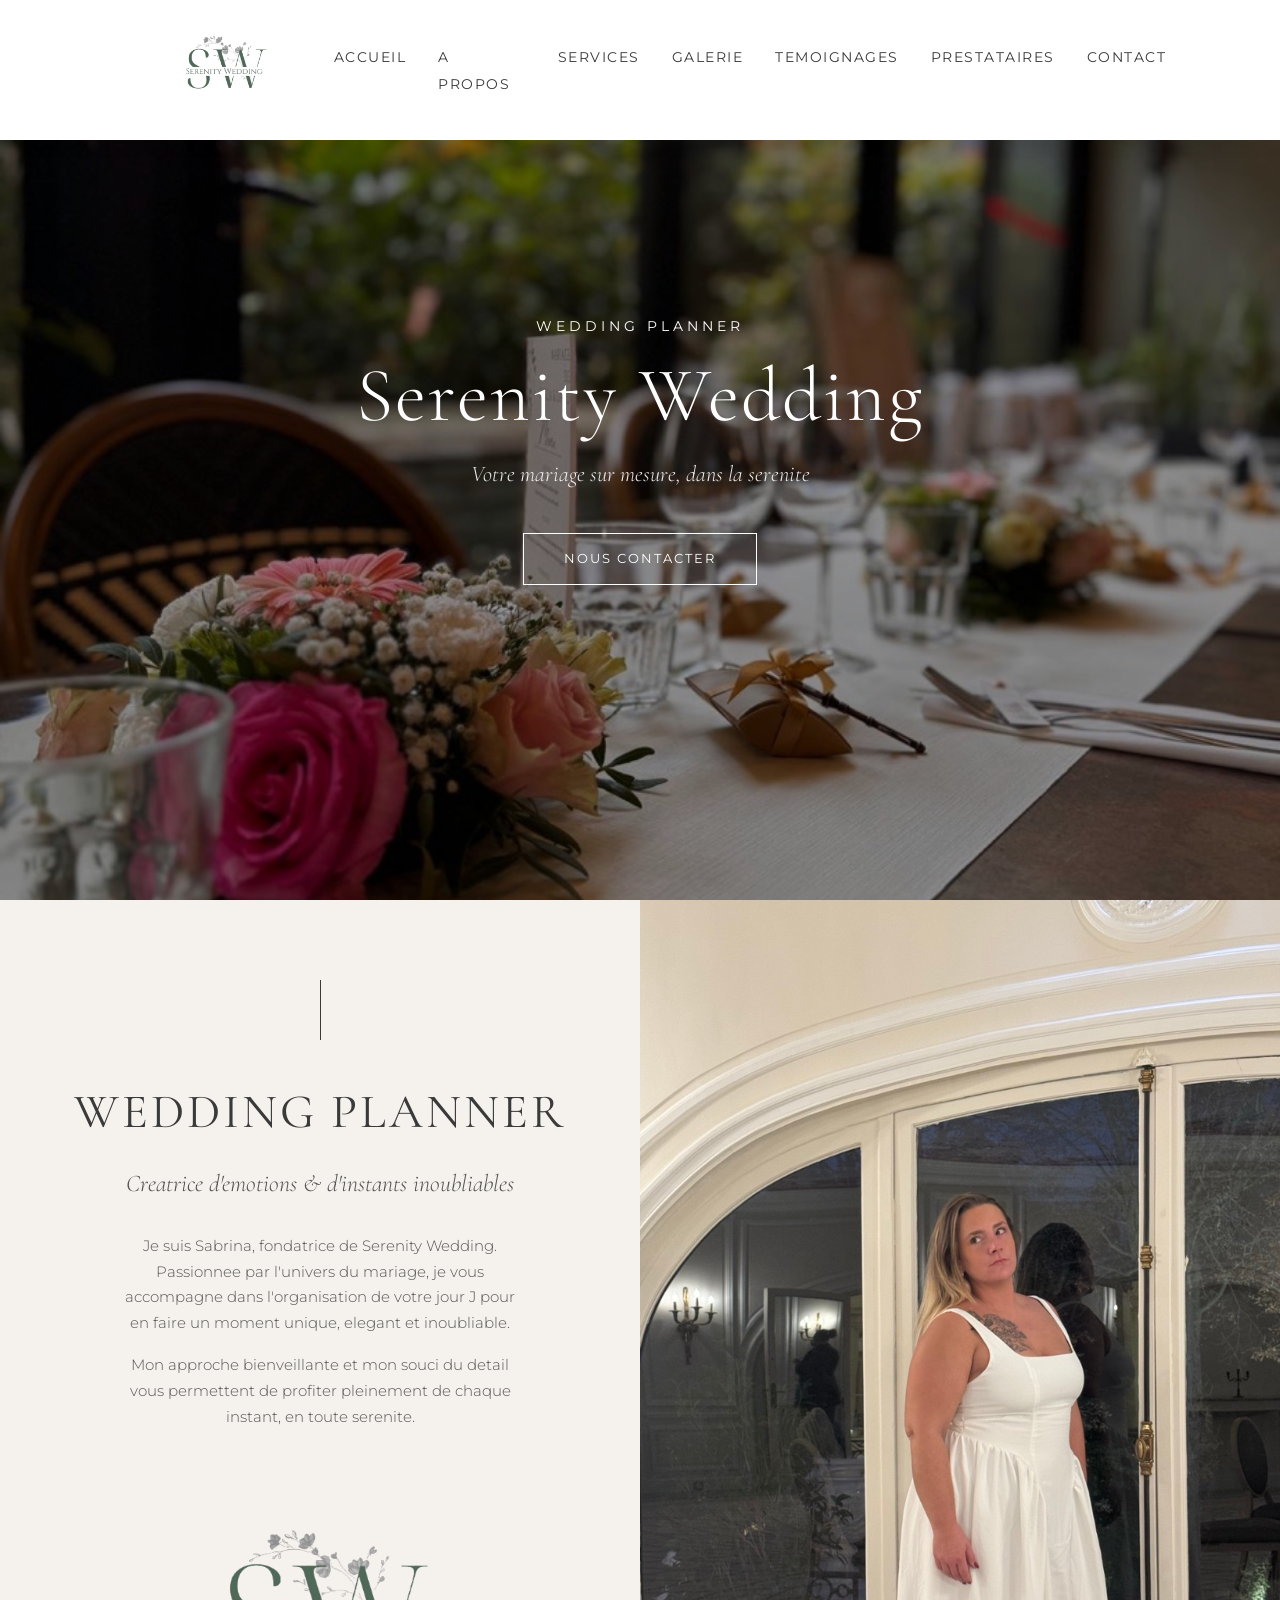
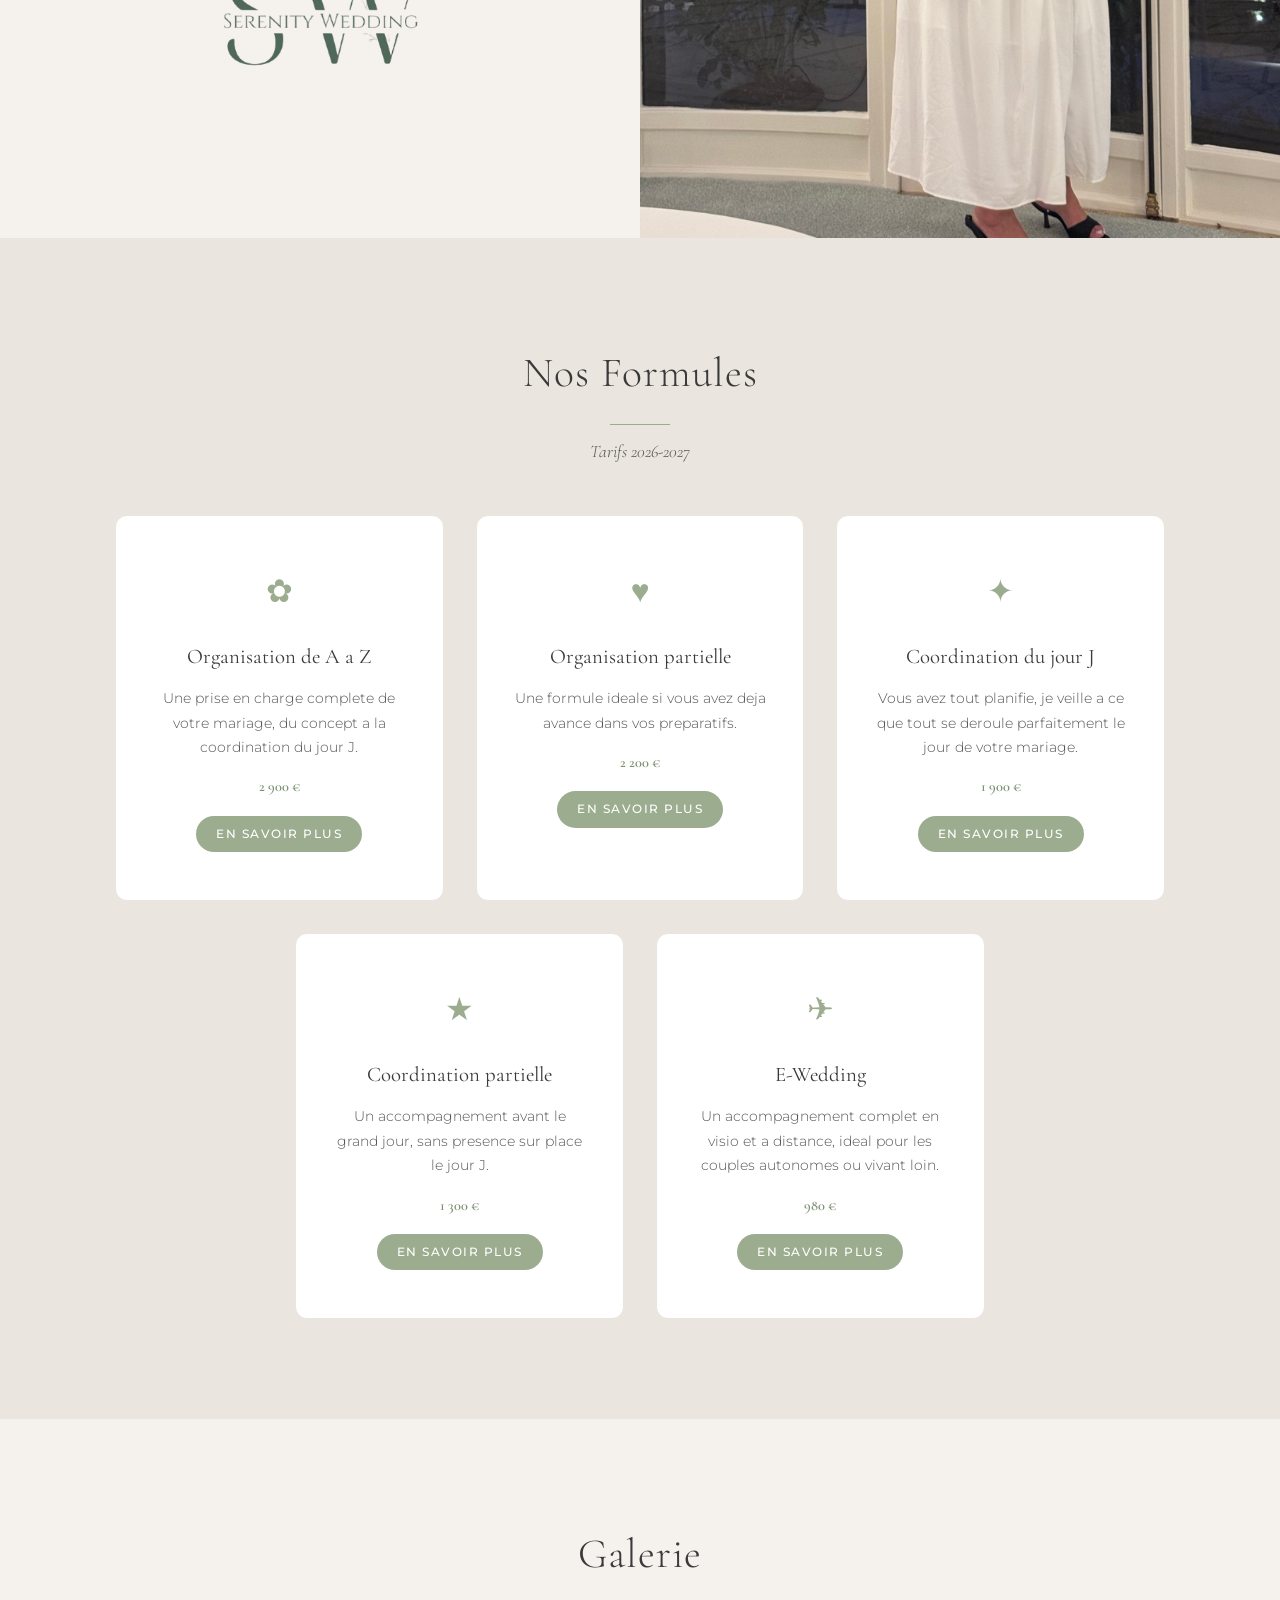
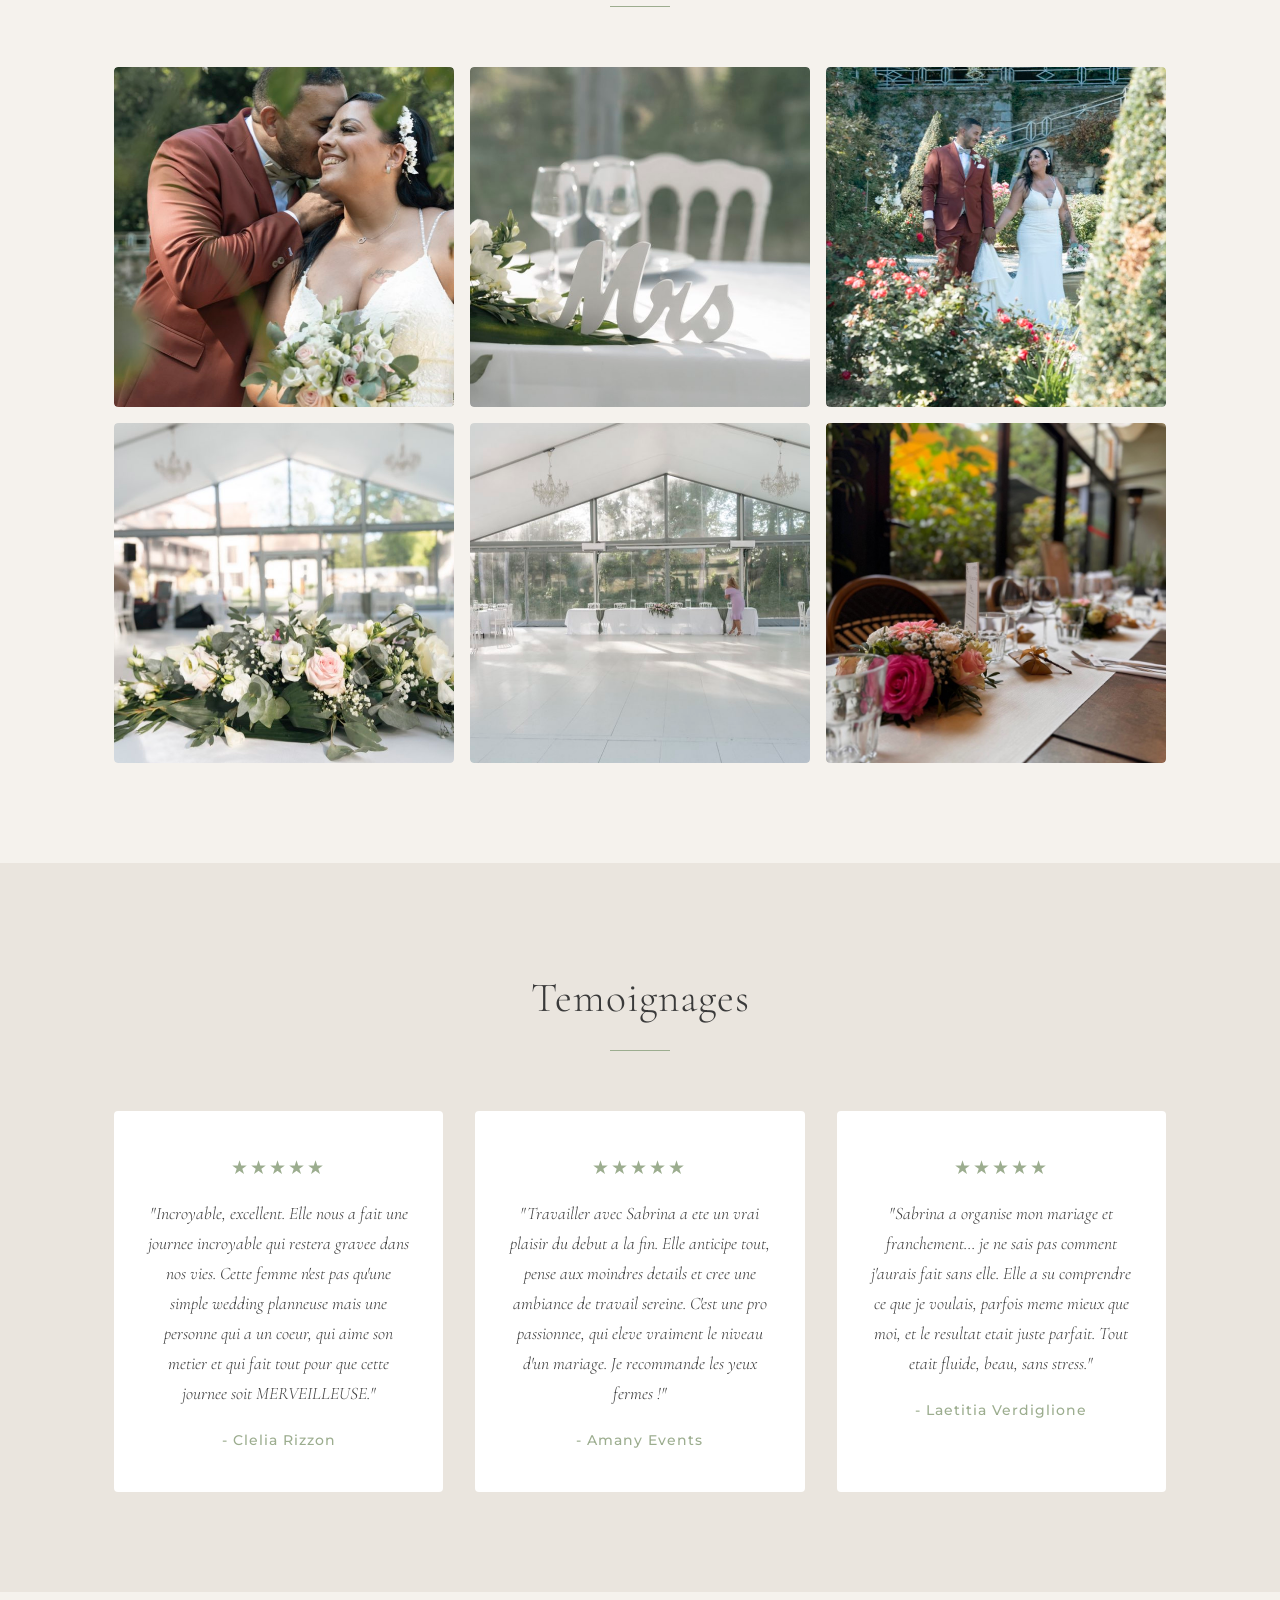
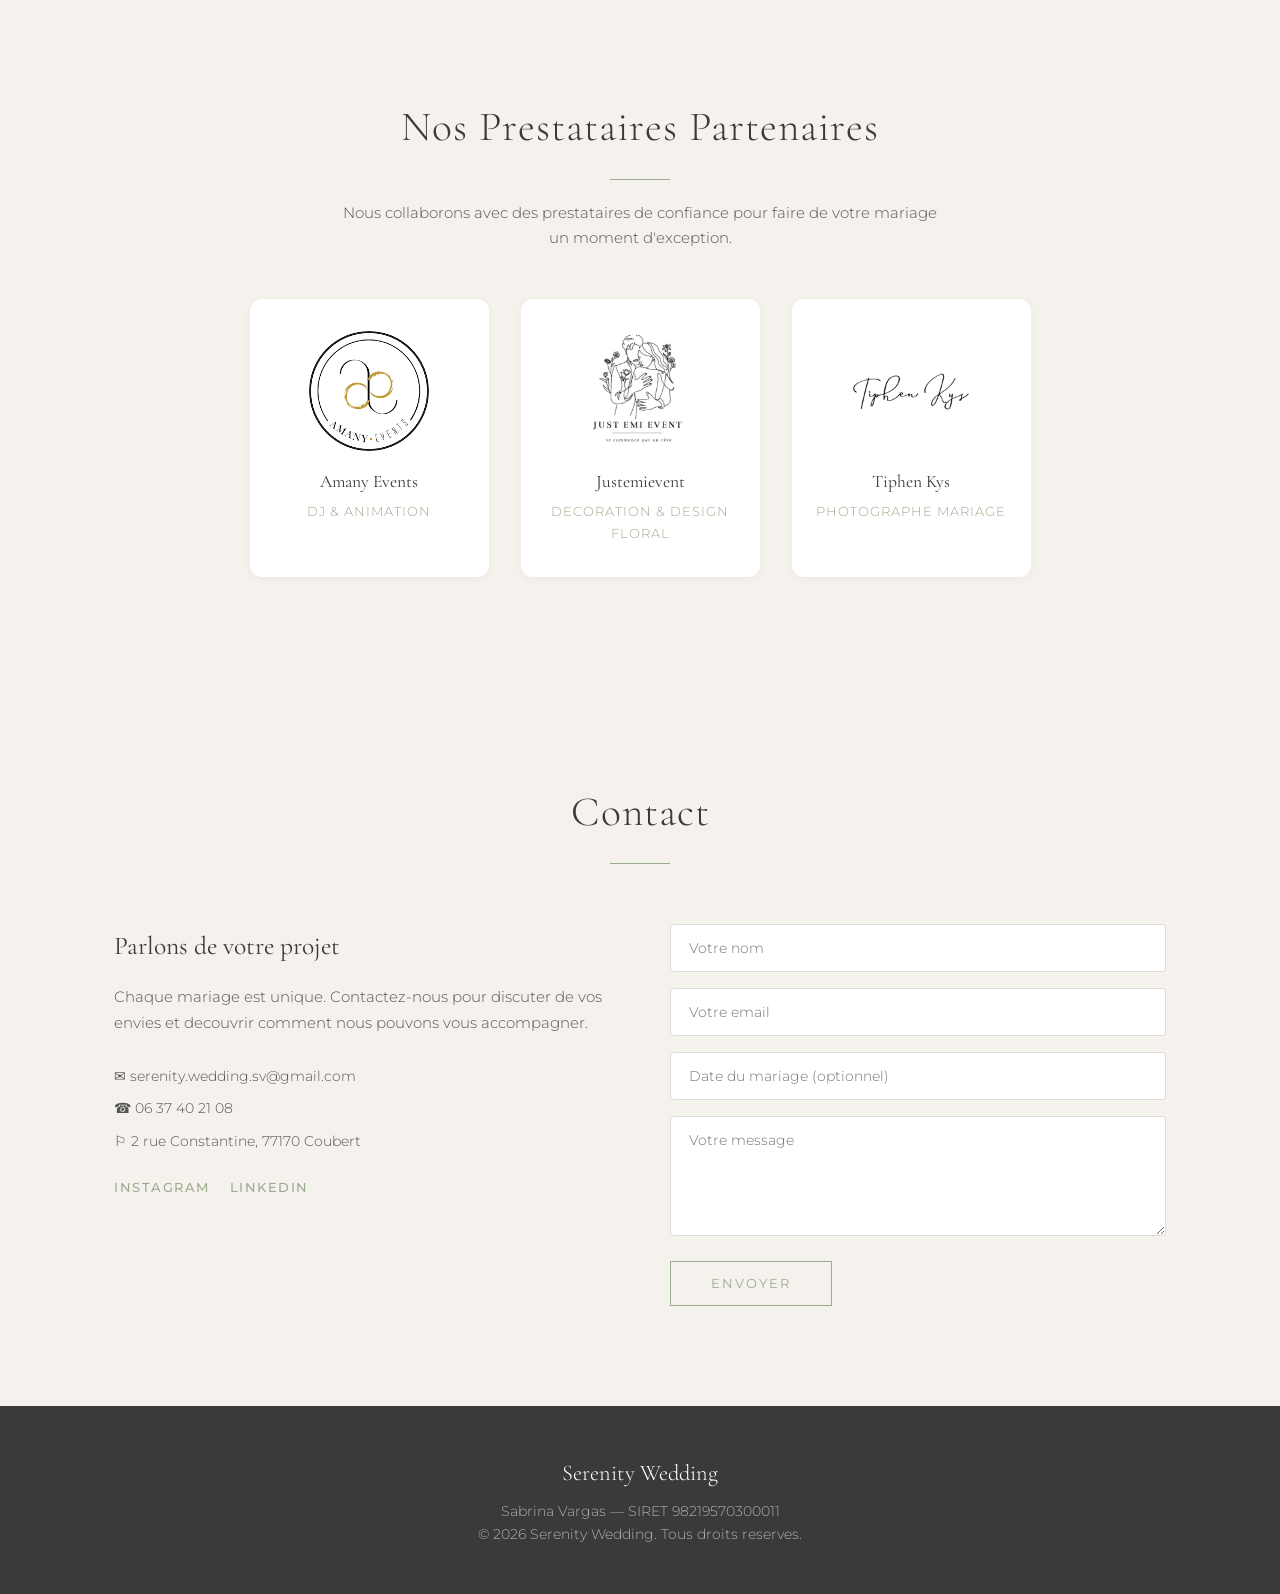
<file: index.html>
<!DOCTYPE html>
<html lang="fr">
<head>
  <meta charset="UTF-8">
  <meta name="viewport" content="width=device-width, initial-scale=1.0">
  <title>Serenity Wedding | Wedding Planner</title>
  <meta name="description" content="Serenity Wedding - Votre wedding planner pour un mariage sur mesure, elegant et serein.">
  <link rel="preconnect" href="https://fonts.googleapis.com">
  <link href="https://fonts.googleapis.com/css2?family=Cormorant+Garamond:ital,wght@0,300;0,400;0,600;1,300;1,400&family=Montserrat:wght@300;400;500&display=swap" rel="stylesheet">
  <link rel="stylesheet" href="style.css?v=12">
</head>
<body>

  <!-- Navigation -->
  <nav class="navbar" id="navbar">
    <div class="nav-container">
      <a href="#accueil" class="logo"><img src="images/logoserenitywedding.jpeg" alt="Serenity Wedding" class="logo-img"></a>
      <button class="nav-toggle" id="nav-toggle" aria-label="Menu">
        <span></span><span></span><span></span>
      </button>
      <ul class="nav-links" id="nav-links">
        <li><a href="#accueil">Accueil</a></li>
        <li><a href="#about">A propos</a></li>
        <li><a href="#services">Services</a></li>
        <li><a href="#galerie">Galerie</a></li>
        <li><a href="#temoignages">Temoignages</a></li>
        <li><a href="#partenaires">Prestataires</a></li>
        <li><a href="#contact">Contact</a></li>
      </ul>
    </div>
  </nav>

  <!-- Hero -->
  <section class="hero" id="accueil">
    <div class="hero-overlay"></div>
    <div class="hero-content">
      <p class="hero-subtitle">Wedding Planner</p>
      <h1>Serenity Wedding</h1>
      <p class="hero-tagline">Votre mariage sur mesure, dans la serenite</p>
      <a href="#contact" class="btn">Nous contacter</a>
    </div>
  </section>

  <!-- Presentation Sabrina -->
  <section class="section presentation" id="about">
    <div class="presentation-content">
      <div class="presentation-text">
        <div class="presentation-line"></div>
        <h2>Wedding Planner</h2>
        <p class="presentation-tagline">Creatrice d'emotions & d'instants inoubliables</p>
        <div class="presentation-about">
          <p>
            Je suis Sabrina, fondatrice de Serenity Wedding.
            Passionnee par l'univers du mariage, je vous accompagne
            dans l'organisation de votre jour J pour en faire un moment
            unique, elegant et inoubliable.
          </p>
          <p>
            Mon approche bienveillante et mon souci du detail vous
            permettent de profiter pleinement de chaque instant,
            en toute serenite.
          </p>
        </div>
        <img src="images/serenitywedding.svg" alt="Serenity Wedding" class="presentation-logo">
      </div>
      <div class="presentation-photo">
        <img src="images/sabrina.jpg" alt="Sabrina - Serenity Wedding">
      </div>
    </div>
  </section>

  <!-- Services -->
  <section class="section section-alt" id="services">
    <div class="container">
      <h2 class="section-title">Nos Formules</h2>
      <p class="formules-subtitle">Tarifs 2026-2027</p>
      <div class="services-grid">
        <a href="organisation-de-a-a-z.html" class="service-card">
          <div class="service-icon">&#10047;</div>
          <h3>Organisation de A a Z</h3>
          <p>Une prise en charge complete de votre mariage, du concept a la coordination du jour J.</p>
          <p class="service-price">2 900 &euro;</p>
          <span class="service-link">En savoir plus</span>
        </a>
        <a href="organisation-partielle.html" class="service-card">
          <div class="service-icon">&#9829;</div>
          <h3>Organisation partielle</h3>
          <p>Une formule ideale si vous avez deja avance dans vos preparatifs.</p>
          <p class="service-price">2 200 &euro;</p>
          <span class="service-link">En savoir plus</span>
        </a>
        <a href="coordination-jour-j.html" class="service-card">
          <div class="service-icon">&#10022;</div>
          <h3>Coordination du jour J</h3>
          <p>Vous avez tout planifie, je veille a ce que tout se deroule parfaitement le jour de votre mariage.</p>
          <p class="service-price">1 900 &euro;</p>
          <span class="service-link">En savoir plus</span>
        </a>
        <a href="coordination-partielle.html" class="service-card">
          <div class="service-icon">&#9733;</div>
          <h3>Coordination partielle</h3>
          <p>Un accompagnement avant le grand jour, sans presence sur place le jour J.</p>
          <p class="service-price">1 300 &euro;</p>
          <span class="service-link">En savoir plus</span>
        </a>
        <a href="e-wedding.html" class="service-card">
          <div class="service-icon">&#9992;</div>
          <h3>E-Wedding</h3>
          <p>Un accompagnement complet en visio et a distance, ideal pour les couples autonomes ou vivant loin.</p>
          <p class="service-price">980 &euro;</p>
          <span class="service-link">En savoir plus</span>
        </a>
      </div>
    </div>
  </section>

  <!-- Galerie -->
  <section class="section" id="galerie">
    <div class="container">
      <h2 class="section-title">Galerie</h2>
      <div class="gallery-grid">
        <div class="gallery-item"><img src="images/A7401310.jpg" alt="Les maries - baiser"></div>
        <div class="gallery-item"><img src="images/A7402191.jpg" alt="Detail decoration Mrs"></div>
        <div class="gallery-item"><img src="images/A7401431.jpg" alt="Les maries dans le jardin"></div>
        <div class="gallery-item"><img src="images/A7402195.jpg" alt="Composition florale"></div>
        <div class="gallery-item"><img src="images/A7402190.jpg" alt="Salle de reception"></div>
        <div class="gallery-item"><img src="images/deco.jpg" alt="Decoration de table"></div>
      </div>
    </div>
  </section>

  <!-- Temoignages -->
  <section class="section section-alt" id="temoignages">
    <div class="container">
      <h2 class="section-title">Temoignages</h2>
      <div class="testimonials-grid">
        <div class="testimonial-card">
          <p class="testimonial-stars">&#9733;&#9733;&#9733;&#9733;&#9733;</p>
          <p class="testimonial-text">"Incroyable, excellent. Elle nous a fait une journee incroyable qui restera gravee dans nos vies. Cette femme n'est pas qu'une simple wedding planneuse mais une personne qui a un coeur, qui aime son metier et qui fait tout pour que cette journee soit MERVEILLEUSE."</p>
          <p class="testimonial-author">- Clelia Rizzon</p>
        </div>
        <div class="testimonial-card">
          <p class="testimonial-stars">&#9733;&#9733;&#9733;&#9733;&#9733;</p>
          <p class="testimonial-text">"Travailler avec Sabrina a ete un vrai plaisir du debut a la fin. Elle anticipe tout, pense aux moindres details et cree une ambiance de travail sereine. C'est une pro passionnee, qui eleve vraiment le niveau d'un mariage. Je recommande les yeux fermes !"</p>
          <p class="testimonial-author">- Amany Events</p>
        </div>
        <div class="testimonial-card">
          <p class="testimonial-stars">&#9733;&#9733;&#9733;&#9733;&#9733;</p>
          <p class="testimonial-text">"Sabrina a organise mon mariage et franchement... je ne sais pas comment j'aurais fait sans elle. Elle a su comprendre ce que je voulais, parfois meme mieux que moi, et le resultat etait juste parfait. Tout etait fluide, beau, sans stress."</p>
          <p class="testimonial-author">- Laetitia Verdiglione</p>
        </div>
      </div>
    </div>
  </section>

  <!-- Partenaires -->
  <section class="section" id="partenaires">
    <div class="container">
      <h2 class="section-title">Nos Prestataires Partenaires</h2>
      <p class="partenaires-intro">Nous collaborons avec des prestataires de confiance pour faire de votre mariage un moment d'exception.</p>
      <div class="partenaires-grid">
        <a href="https://www.mariages.net/musique-mariage/amany-events--e189883" target="_blank" class="partenaire-card">
          <img src="images/amany-events.png" alt="Amany Events" class="partenaire-logo-img">
          <h3>Amany Events</h3>
          <p>DJ & Animation</p>
        </a>
        <a href="https://www.instagram.com/justemievent/" target="_blank" class="partenaire-card">
          <img src="images/justemievent.png" alt="Justemievent" class="partenaire-logo-img">
          <h3>Justemievent</h3>
          <p>Decoration & Design Floral</p>
        </a>
        <a href="https://tiphenkys.fr/" target="_blank" class="partenaire-card">
          <img src="images/logo-tiphenkys-black.png" alt="Tiphen Kys Photography" class="partenaire-logo-img">
          <h3>Tiphen Kys</h3>
          <p>Photographe Mariage</p>
        </a>
      </div>
    </div>
  </section>

  <!-- Contact -->
  <section class="section" id="contact">
    <div class="container">
      <h2 class="section-title">Contact</h2>
      <div class="contact-content">
        <div class="contact-info">
          <h3>Parlons de votre projet</h3>
          <p>Chaque mariage est unique. Contactez-nous pour discuter de vos envies et decouvrir comment nous pouvons vous accompagner.</p>
          <div class="contact-details">
            <p>&#9993; serenity.wedding.sv@gmail.com</p>
            <p>&#9742; 06 37 40 21 08</p>
            <p>&#9872; 2 rue Constantine, 77170 Coubert</p>
          </div>
          <div class="social-links">
            <a href="https://www.instagram.com/serenity.wedding.sw/" target="_blank" aria-label="Instagram">Instagram</a>
            <a href="https://www.linkedin.com/in/sabrina-vargas-977421396/" target="_blank" aria-label="LinkedIn">LinkedIn</a>
          </div>
        </div>
        <form class="contact-form" action="#" method="POST">
          <div class="form-group">
            <input type="text" name="nom" placeholder="Votre nom" required>
          </div>
          <div class="form-group">
            <input type="email" name="email" placeholder="Votre email" required>
          </div>
          <div class="form-group">
            <input type="text" name="date" placeholder="Date du mariage (optionnel)">
          </div>
          <div class="form-group">
            <textarea name="message" rows="5" placeholder="Votre message" required></textarea>
          </div>
          <button type="submit" class="btn">Envoyer</button>
        </form>
      </div>
    </div>
  </section>

  <!-- Footer -->
  <footer class="footer">
    <div class="container">
      <p class="footer-logo">Serenity Wedding</p>
      <p>Sabrina Vargas — SIRET 98219570300011</p>
      <p>&copy; 2026 Serenity Wedding. Tous droits reserves.</p>
    </div>
  </footer>

  <script src="script.js"></script>
</body>
</html>
</file>
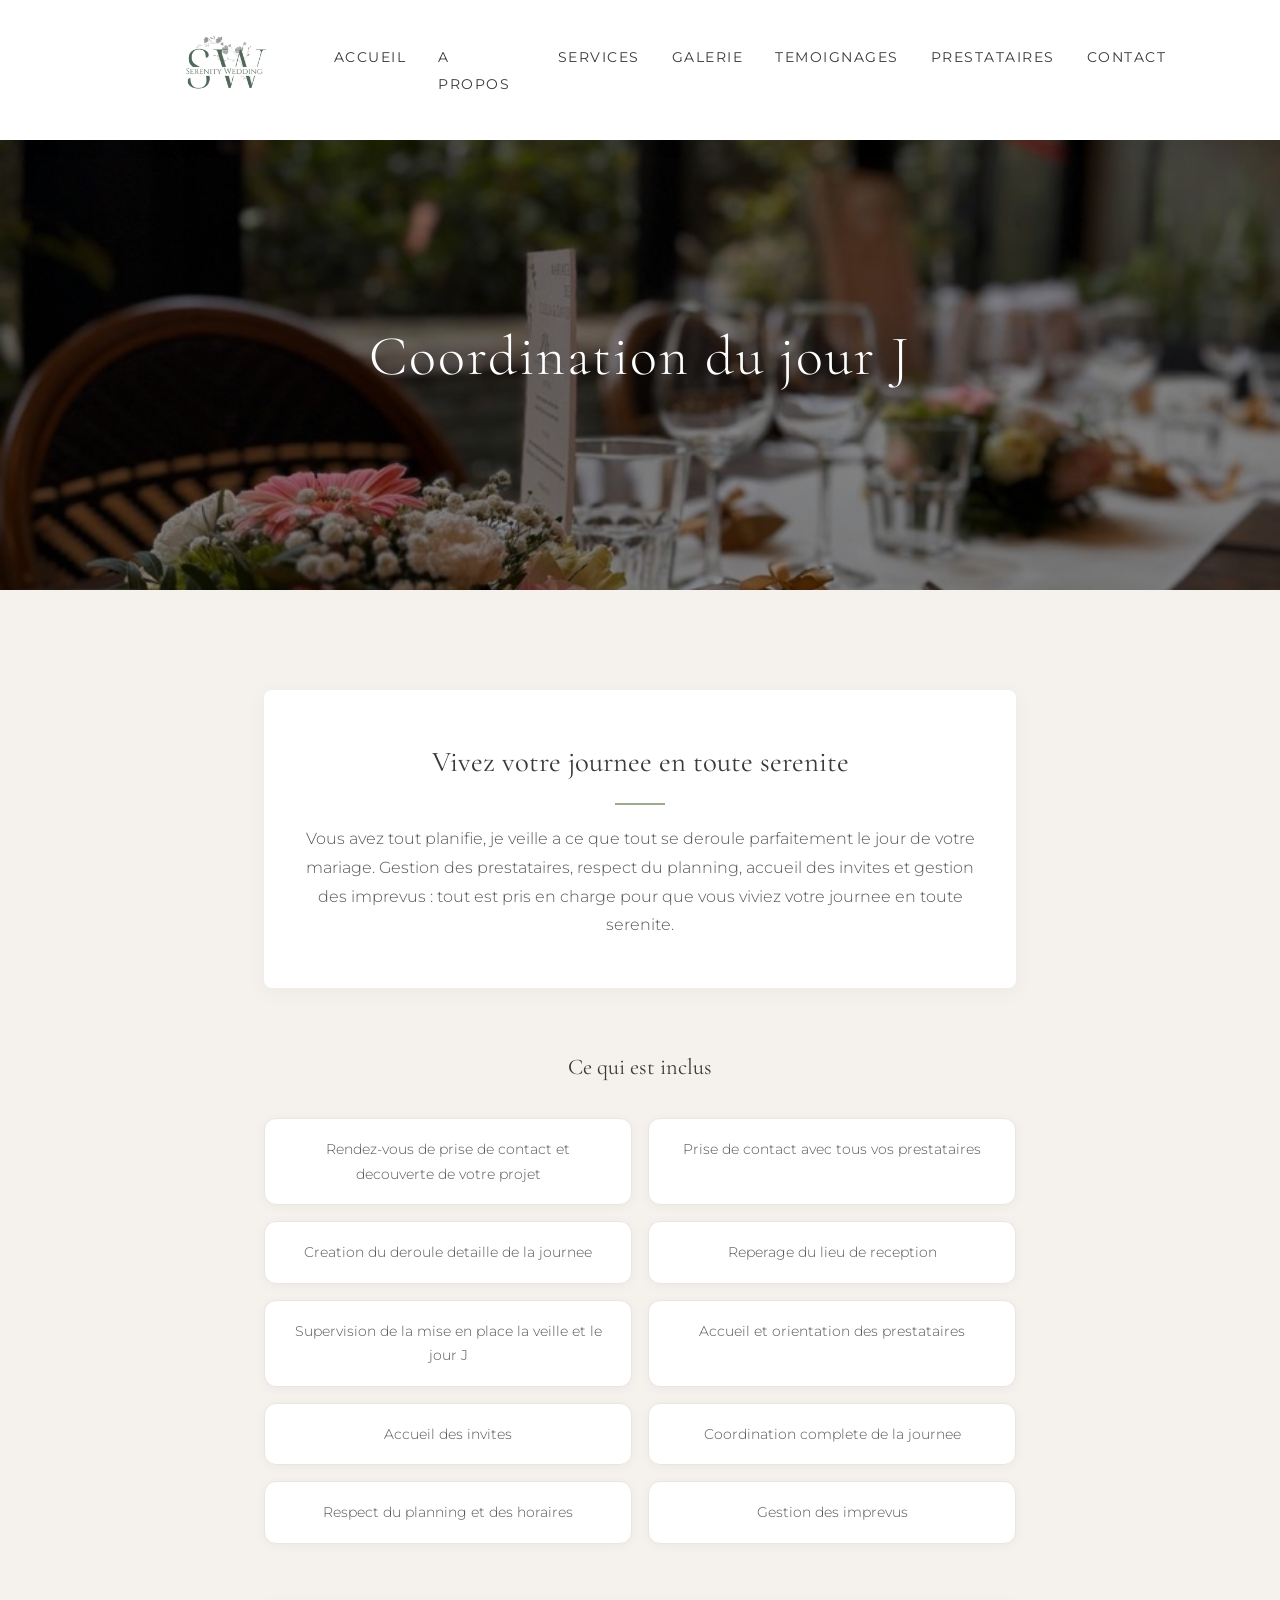
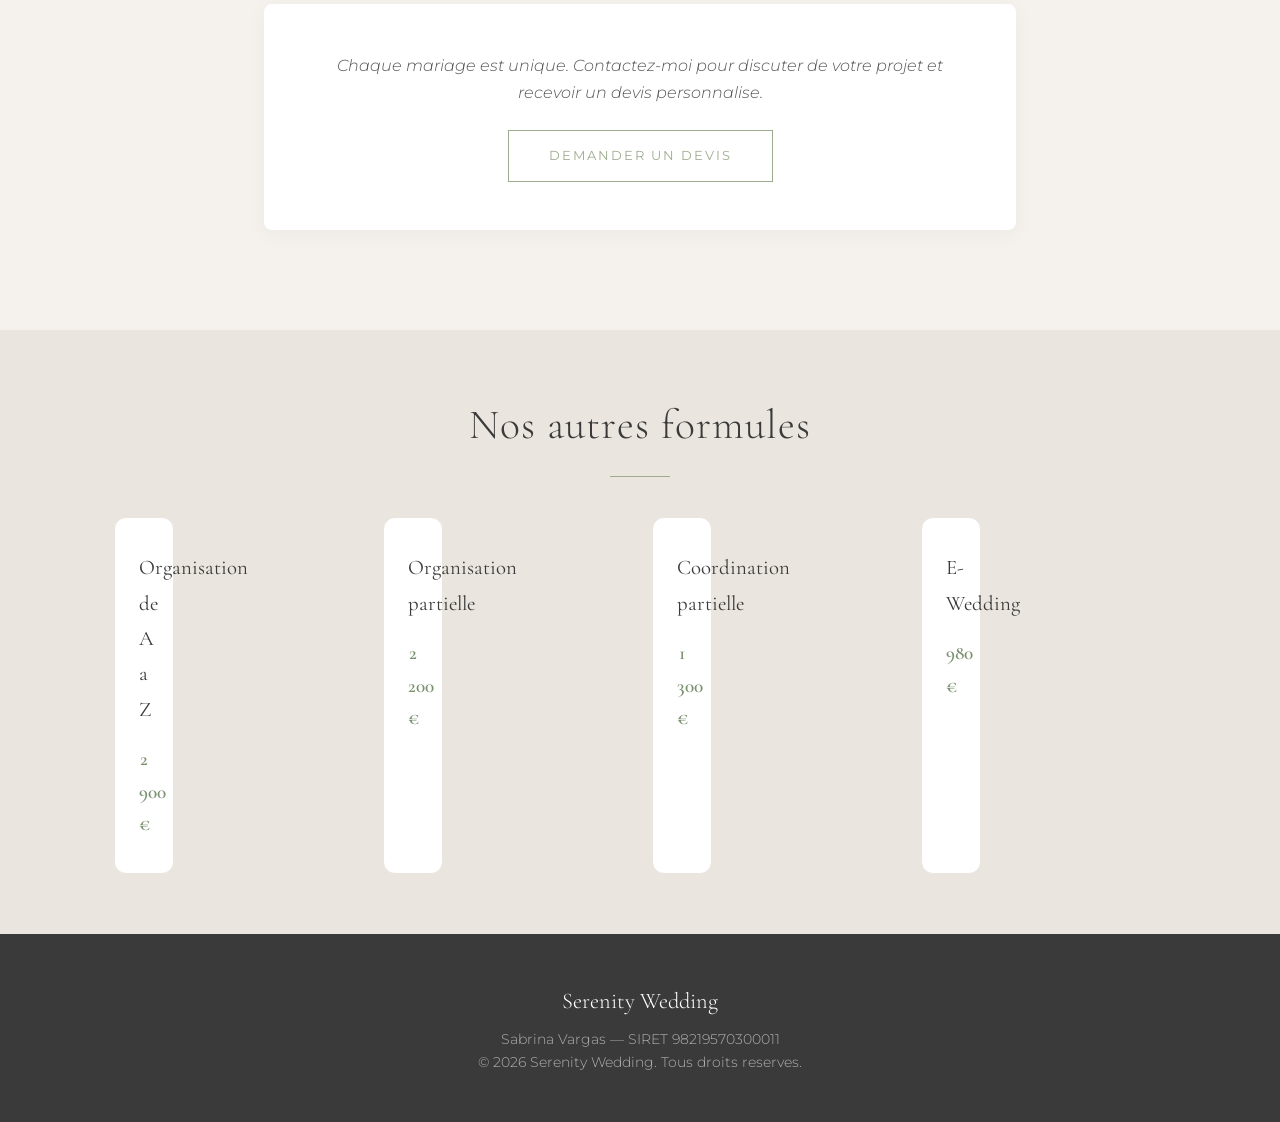
<file: coordination-jour-j.html>
<!DOCTYPE html>
<html lang="fr">
<head>
  <meta charset="UTF-8">
  <meta name="viewport" content="width=device-width, initial-scale=1.0">
  <title>Coordination du jour J | Serenity Wedding</title>
  <meta name="description" content="Formule Coordination du jour J - Serenity Wedding coordonne votre mariage pour une journee parfaite.">
  <link rel="preconnect" href="https://fonts.googleapis.com">
  <link href="https://fonts.googleapis.com/css2?family=Cormorant+Garamond:ital,wght@0,300;0,400;0,600;1,300;1,400&family=Montserrat:wght@300;400;500&display=swap" rel="stylesheet">
  <link rel="stylesheet" href="style.css?v=12">
</head>
<body>

  <nav class="navbar" id="navbar">
    <div class="nav-container">
      <a href="index.html" class="logo"><img src="images/logoserenitywedding.jpeg" alt="Serenity Wedding" class="logo-img"></a>
      <button class="nav-toggle" id="nav-toggle" aria-label="Menu">
        <span></span><span></span><span></span>
      </button>
      <ul class="nav-links" id="nav-links">
        <li><a href="index.html">Accueil</a></li>
        <li><a href="index.html#about">A propos</a></li>
        <li><a href="index.html#services">Services</a></li>
        <li><a href="index.html#galerie">Galerie</a></li>
        <li><a href="index.html#temoignages">Temoignages</a></li>
        <li><a href="index.html#partenaires">Prestataires</a></li>
        <li><a href="index.html#contact">Contact</a></li>
      </ul>
    </div>
  </nav>

  <section class="service-hero">
    <div class="service-hero-overlay"></div>
    <div class="service-hero-content">
      <h1>Coordination du jour J</h1>
    </div>
  </section>

  <section class="section">
    <div class="container service-detail">
      <div class="service-detail-intro">
        <h2>Vivez votre journee en toute serenite</h2>
        <p>
          Vous avez tout planifie, je veille a ce que tout se deroule parfaitement
          le jour de votre mariage. Gestion des prestataires, respect du planning,
          accueil des invites et gestion des imprevus : tout est pris en charge
          pour que vous viviez votre journee en toute serenite.
        </p>
      </div>
      <div class="service-detail-includes">
        <h3>Ce qui est inclus</h3>
        <ul>
          <li>Rendez-vous de prise de contact et decouverte de votre projet</li>
          <li>Prise de contact avec tous vos prestataires</li>
          <li>Creation du deroule detaille de la journee</li>
          <li>Reperage du lieu de reception</li>
          <li>Supervision de la mise en place la veille et le jour J</li>
          <li>Accueil et orientation des prestataires</li>
          <li>Accueil des invites</li>
          <li>Coordination complete de la journee</li>
          <li>Respect du planning et des horaires</li>
          <li>Gestion des imprevus</li>
        </ul>
      </div>
      <div class="service-detail-cta">
        <p>Chaque mariage est unique. Contactez-moi pour discuter de votre projet et recevoir un devis personnalise.</p>
        <a href="index.html#contact" class="btn">Demander un devis</a>
      </div>
    </div>
  </section>

  <section class="other-services">
    <div class="container">
      <h2 class="section-title">Nos autres formules</h2>
      <div class="services-grid">
        <a href="organisation-de-a-a-z.html" class="service-card">
          <h3>Organisation de A a Z</h3>
          <p class="service-price">2 900 &euro;</p>
        </a>
        <a href="organisation-partielle.html" class="service-card">
          <h3>Organisation partielle</h3>
          <p class="service-price">2 200 &euro;</p>
        </a>
        <a href="coordination-partielle.html" class="service-card">
          <h3>Coordination partielle</h3>
          <p class="service-price">1 300 &euro;</p>
        </a>
        <a href="e-wedding.html" class="service-card">
          <h3>E-Wedding</h3>
          <p class="service-price">980 &euro;</p>
        </a>
      </div>
    </div>
  </section>

  <footer class="footer">
    <div class="container">
      <p class="footer-logo">Serenity Wedding</p>
      <p>Sabrina Vargas — SIRET 98219570300011</p>
      <p>&copy; 2026 Serenity Wedding. Tous droits reserves.</p>
    </div>
  </footer>

  <script src="script.js"></script>
</body>
</html>
</file>
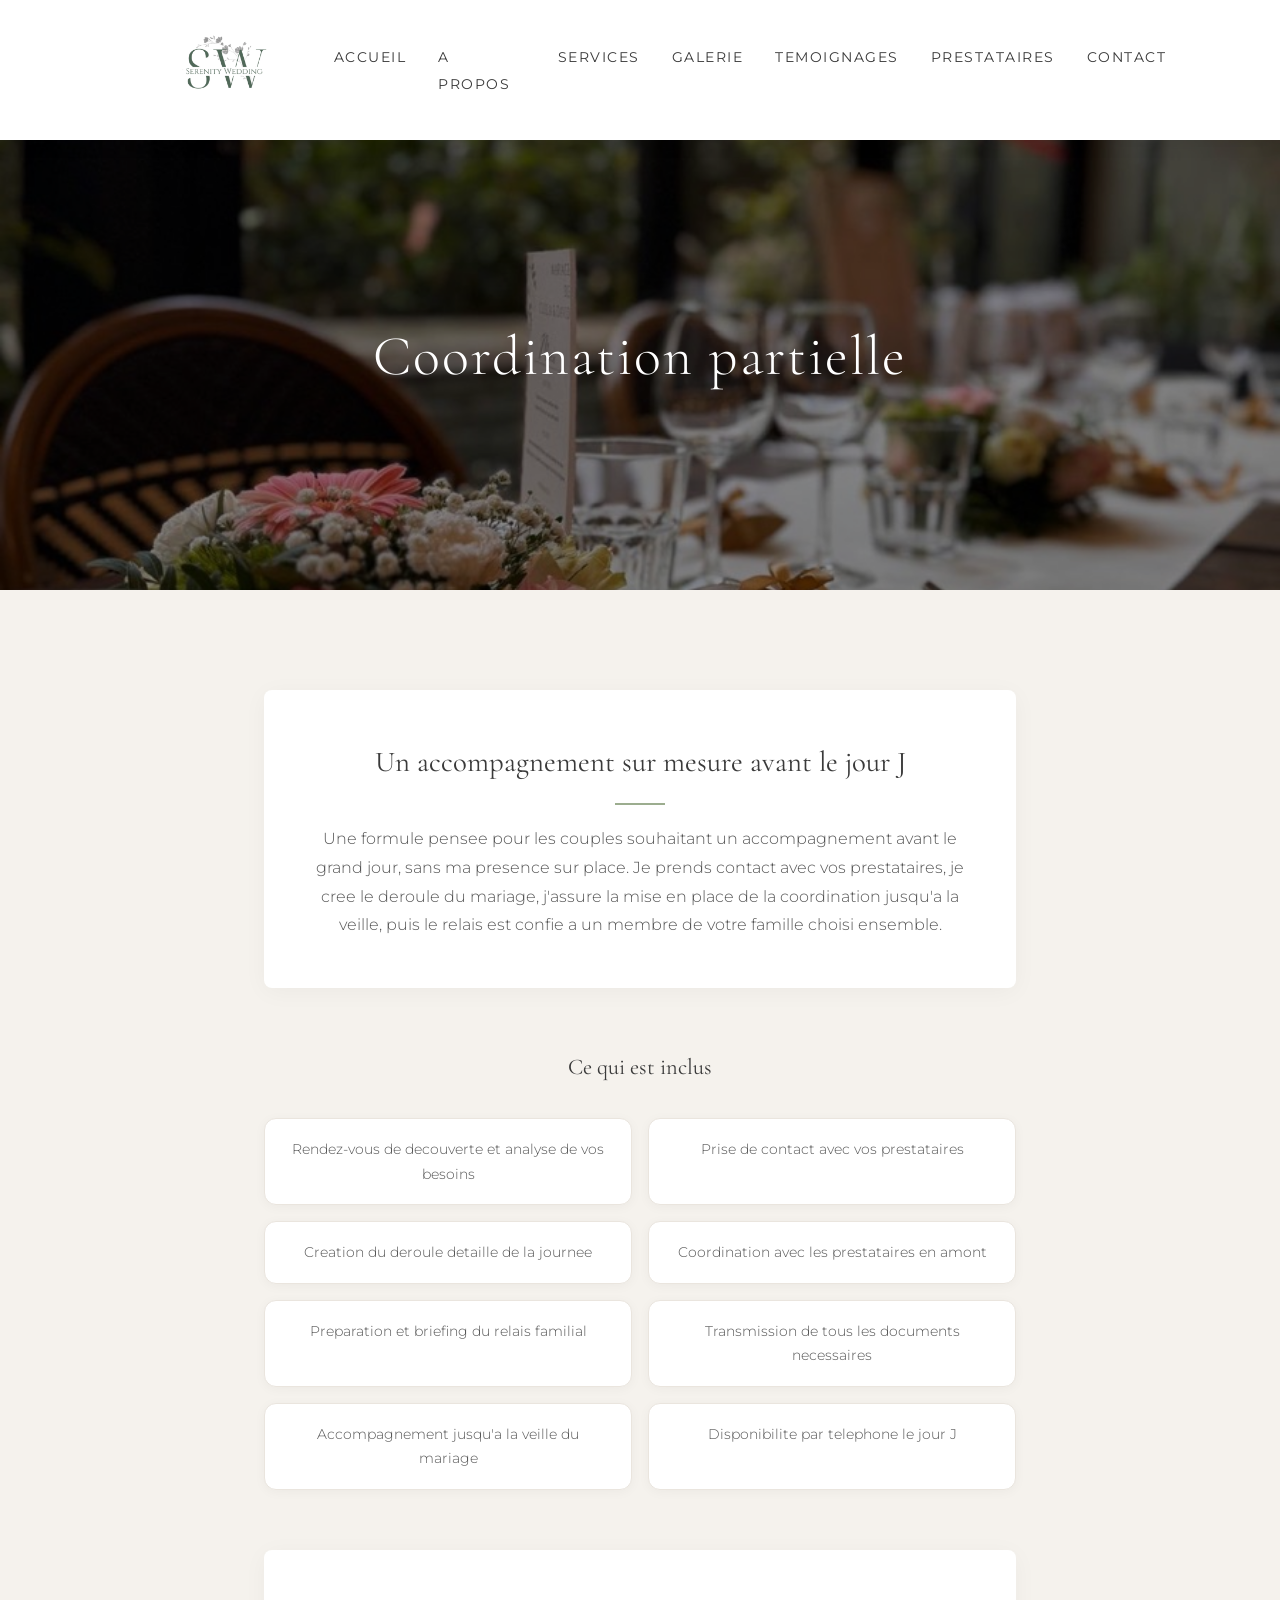
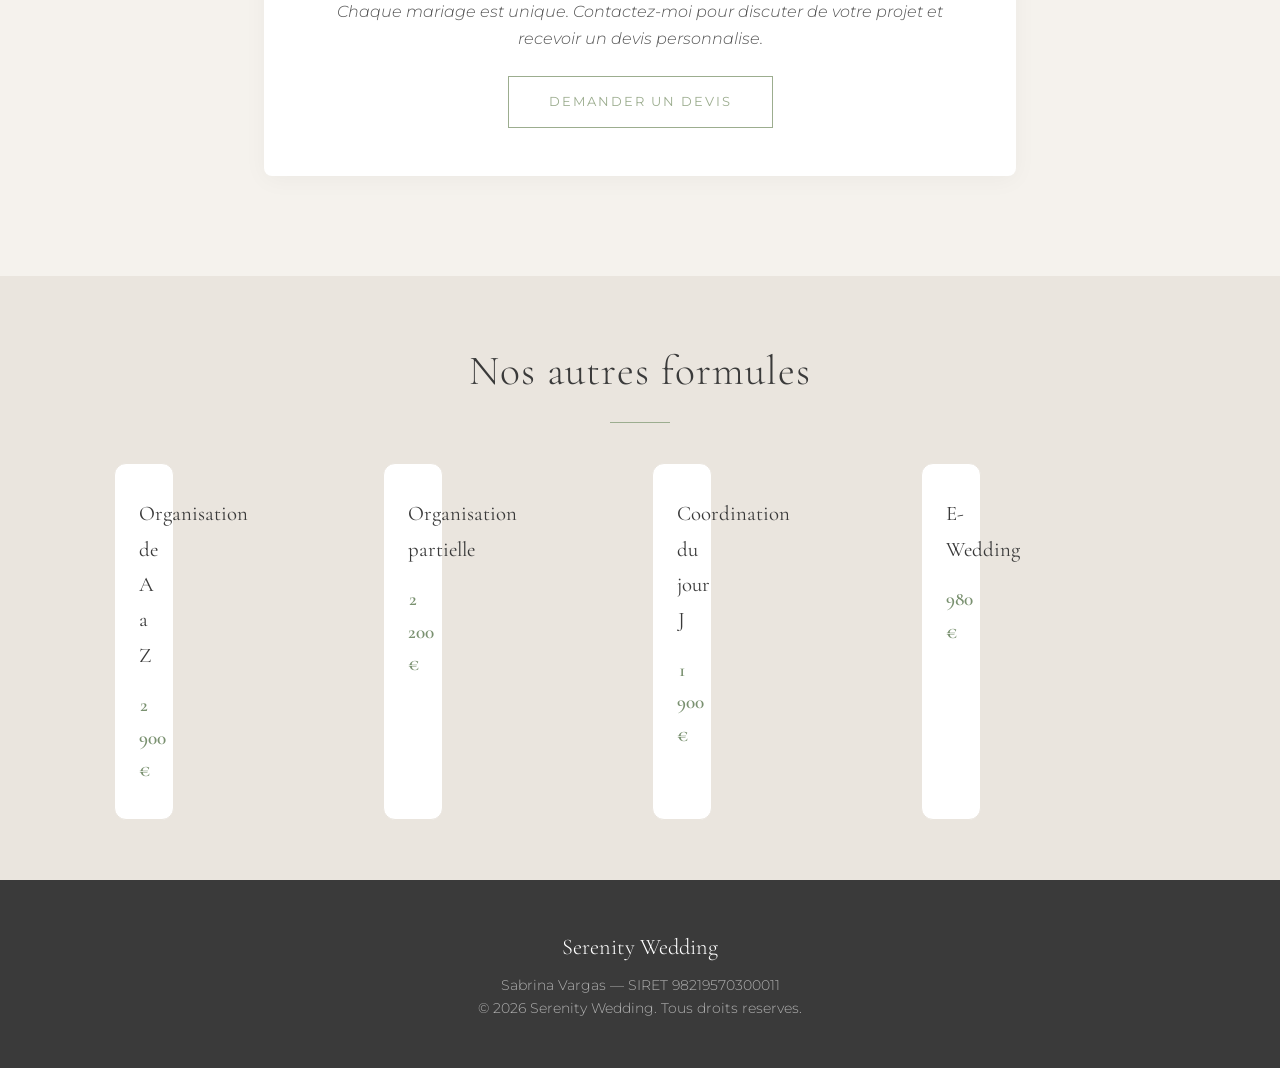
<file: coordination-partielle.html>
<!DOCTYPE html>
<html lang="fr">
<head>
  <meta charset="UTF-8">
  <meta name="viewport" content="width=device-width, initial-scale=1.0">
  <title>Coordination partielle | Serenity Wedding</title>
  <meta name="description" content="Formule Coordination partielle - Un accompagnement avant le grand jour, sans presence sur place.">
  <link rel="preconnect" href="https://fonts.googleapis.com">
  <link href="https://fonts.googleapis.com/css2?family=Cormorant+Garamond:ital,wght@0,300;0,400;0,600;1,300;1,400&family=Montserrat:wght@300;400;500&display=swap" rel="stylesheet">
  <link rel="stylesheet" href="style.css?v=12">
</head>
<body>

  <nav class="navbar" id="navbar">
    <div class="nav-container">
      <a href="index.html" class="logo"><img src="images/logoserenitywedding.jpeg" alt="Serenity Wedding" class="logo-img"></a>
      <button class="nav-toggle" id="nav-toggle" aria-label="Menu">
        <span></span><span></span><span></span>
      </button>
      <ul class="nav-links" id="nav-links">
        <li><a href="index.html">Accueil</a></li>
        <li><a href="index.html#about">A propos</a></li>
        <li><a href="index.html#services">Services</a></li>
        <li><a href="index.html#galerie">Galerie</a></li>
        <li><a href="index.html#temoignages">Temoignages</a></li>
        <li><a href="index.html#partenaires">Prestataires</a></li>
        <li><a href="index.html#contact">Contact</a></li>
      </ul>
    </div>
  </nav>

  <section class="service-hero">
    <div class="service-hero-overlay"></div>
    <div class="service-hero-content">
      <h1>Coordination partielle</h1>
    </div>
  </section>

  <section class="section">
    <div class="container service-detail">
      <div class="service-detail-intro">
        <h2>Un accompagnement sur mesure avant le jour J</h2>
        <p>
          Une formule pensee pour les couples souhaitant un accompagnement avant le grand jour,
          sans ma presence sur place. Je prends contact avec vos prestataires, je cree le deroule
          du mariage, j'assure la mise en place de la coordination jusqu'a la veille, puis le relais
          est confie a un membre de votre famille choisi ensemble.
        </p>
      </div>
      <div class="service-detail-includes">
        <h3>Ce qui est inclus</h3>
        <ul>
          <li>Rendez-vous de decouverte et analyse de vos besoins</li>
          <li>Prise de contact avec vos prestataires</li>
          <li>Creation du deroule detaille de la journee</li>
          <li>Coordination avec les prestataires en amont</li>
          <li>Preparation et briefing du relais familial</li>
          <li>Transmission de tous les documents necessaires</li>
          <li>Accompagnement jusqu'a la veille du mariage</li>
          <li>Disponibilite par telephone le jour J</li>
        </ul>
      </div>
      <div class="service-detail-cta">
        <p>Chaque mariage est unique. Contactez-moi pour discuter de votre projet et recevoir un devis personnalise.</p>
        <a href="index.html#contact" class="btn">Demander un devis</a>
      </div>
    </div>
  </section>

  <section class="other-services">
    <div class="container">
      <h2 class="section-title">Nos autres formules</h2>
      <div class="services-grid">
        <a href="organisation-de-a-a-z.html" class="service-card">
          <h3>Organisation de A a Z</h3>
          <p class="service-price">2 900 &euro;</p>
        </a>
        <a href="organisation-partielle.html" class="service-card">
          <h3>Organisation partielle</h3>
          <p class="service-price">2 200 &euro;</p>
        </a>
        <a href="coordination-jour-j.html" class="service-card">
          <h3>Coordination du jour J</h3>
          <p class="service-price">1 900 &euro;</p>
        </a>
        <a href="e-wedding.html" class="service-card">
          <h3>E-Wedding</h3>
          <p class="service-price">980 &euro;</p>
        </a>
      </div>
    </div>
  </section>

  <footer class="footer">
    <div class="container">
      <p class="footer-logo">Serenity Wedding</p>
      <p>Sabrina Vargas — SIRET 98219570300011</p>
      <p>&copy; 2026 Serenity Wedding. Tous droits reserves.</p>
    </div>
  </footer>

  <script src="script.js"></script>
</body>
</html>
</file>
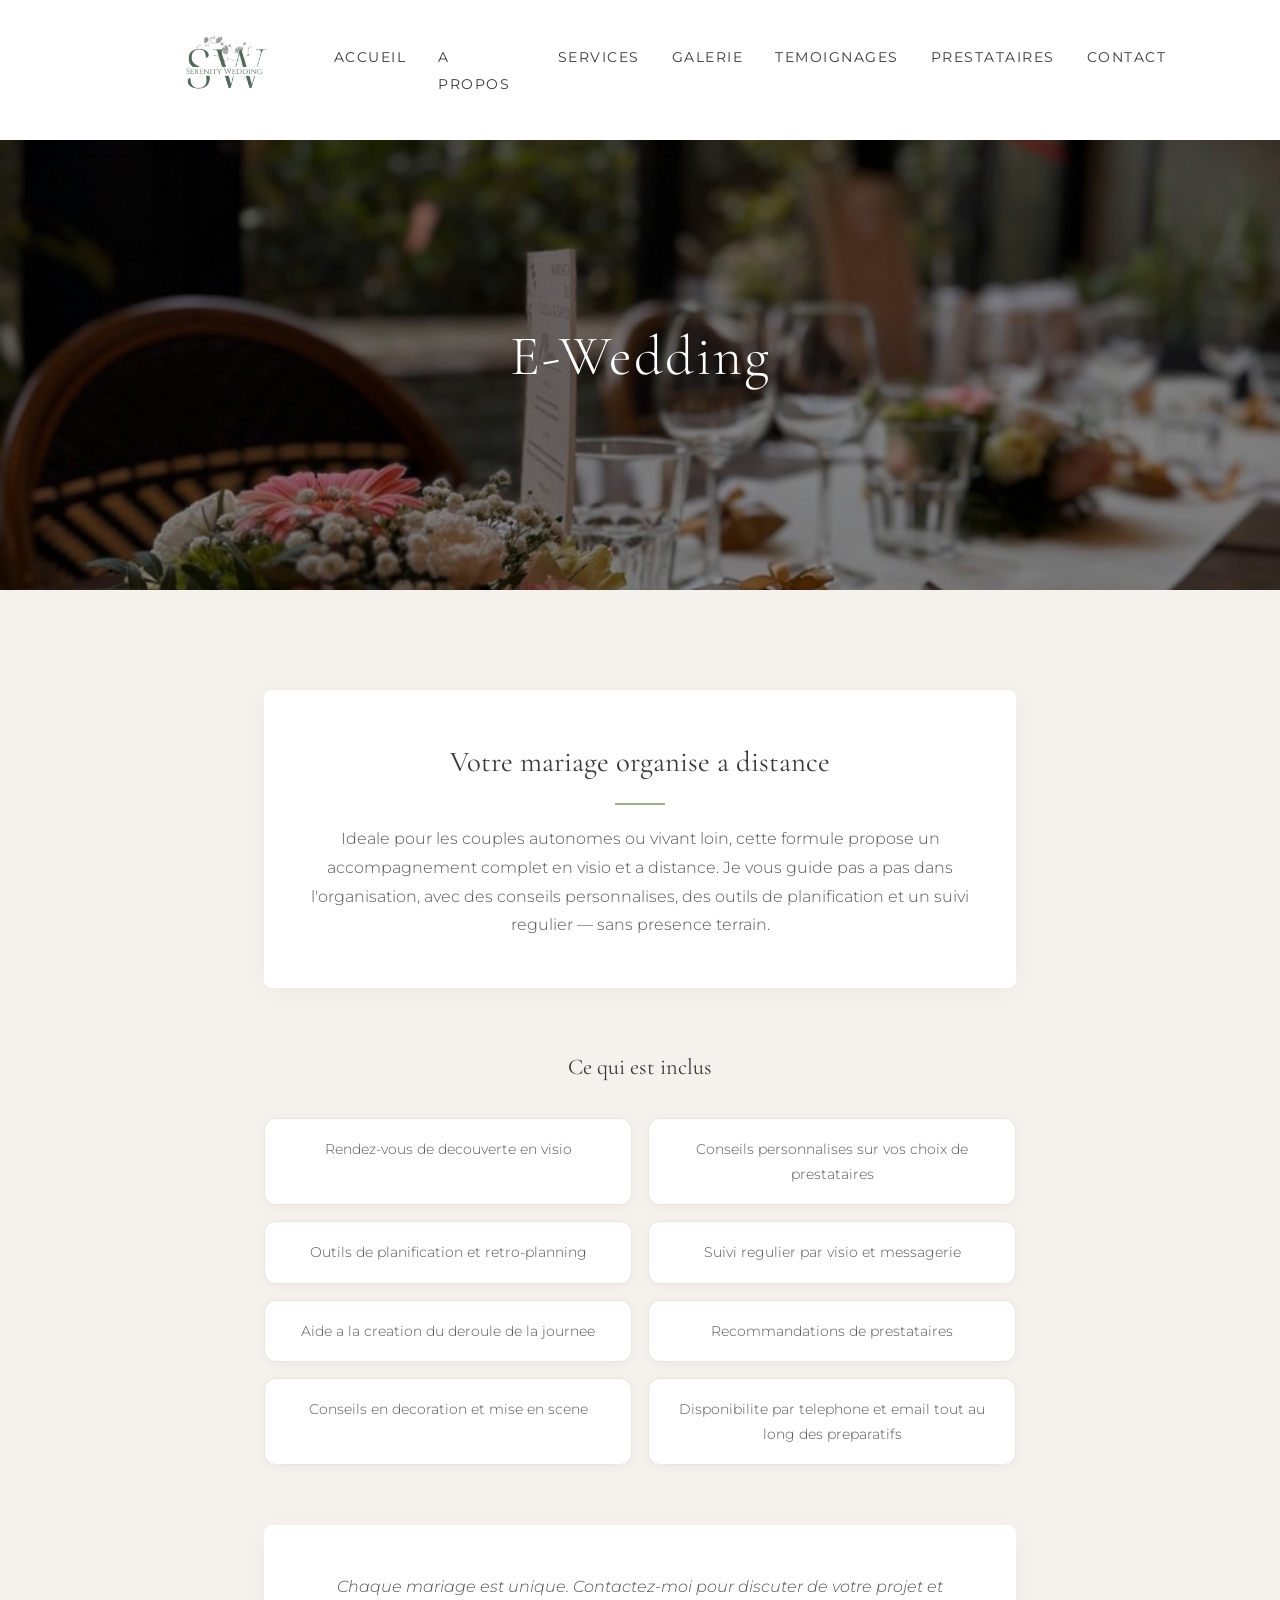
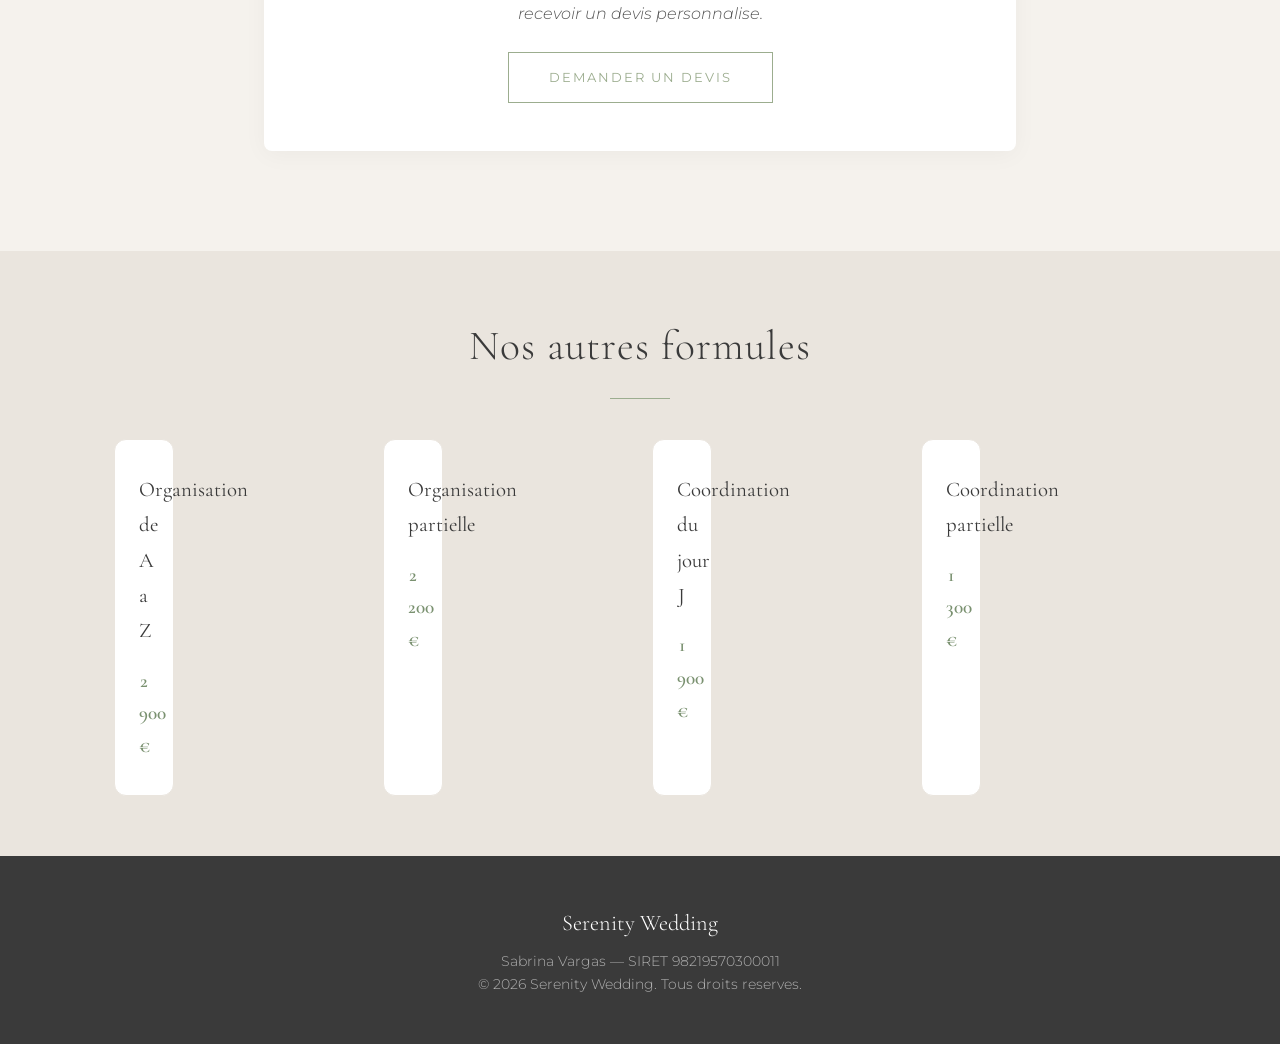
<file: e-wedding.html>
<!DOCTYPE html>
<html lang="fr">
<head>
  <meta charset="UTF-8">
  <meta name="viewport" content="width=device-width, initial-scale=1.0">
  <title>E-Wedding | Serenity Wedding</title>
  <meta name="description" content="Formule E-Wedding - Un accompagnement complet en visio et a distance pour organiser votre mariage.">
  <link rel="preconnect" href="https://fonts.googleapis.com">
  <link href="https://fonts.googleapis.com/css2?family=Cormorant+Garamond:ital,wght@0,300;0,400;0,600;1,300;1,400&family=Montserrat:wght@300;400;500&display=swap" rel="stylesheet">
  <link rel="stylesheet" href="style.css?v=12">
</head>
<body>

  <nav class="navbar" id="navbar">
    <div class="nav-container">
      <a href="index.html" class="logo"><img src="images/logoserenitywedding.jpeg" alt="Serenity Wedding" class="logo-img"></a>
      <button class="nav-toggle" id="nav-toggle" aria-label="Menu">
        <span></span><span></span><span></span>
      </button>
      <ul class="nav-links" id="nav-links">
        <li><a href="index.html">Accueil</a></li>
        <li><a href="index.html#about">A propos</a></li>
        <li><a href="index.html#services">Services</a></li>
        <li><a href="index.html#galerie">Galerie</a></li>
        <li><a href="index.html#temoignages">Temoignages</a></li>
        <li><a href="index.html#partenaires">Prestataires</a></li>
        <li><a href="index.html#contact">Contact</a></li>
      </ul>
    </div>
  </nav>

  <section class="service-hero">
    <div class="service-hero-overlay"></div>
    <div class="service-hero-content">
      <h1>E-Wedding</h1>
    </div>
  </section>

  <section class="section">
    <div class="container service-detail">
      <div class="service-detail-intro">
        <h2>Votre mariage organise a distance</h2>
        <p>
          Ideale pour les couples autonomes ou vivant loin, cette formule propose
          un accompagnement complet en visio et a distance. Je vous guide pas a pas
          dans l'organisation, avec des conseils personnalises, des outils de planification
          et un suivi regulier — sans presence terrain.
        </p>
      </div>
      <div class="service-detail-includes">
        <h3>Ce qui est inclus</h3>
        <ul>
          <li>Rendez-vous de decouverte en visio</li>
          <li>Conseils personnalises sur vos choix de prestataires</li>
          <li>Outils de planification et retro-planning</li>
          <li>Suivi regulier par visio et messagerie</li>
          <li>Aide a la creation du deroule de la journee</li>
          <li>Recommandations de prestataires</li>
          <li>Conseils en decoration et mise en scene</li>
          <li>Disponibilite par telephone et email tout au long des preparatifs</li>
        </ul>
      </div>
      <div class="service-detail-cta">
        <p>Chaque mariage est unique. Contactez-moi pour discuter de votre projet et recevoir un devis personnalise.</p>
        <a href="index.html#contact" class="btn">Demander un devis</a>
      </div>
    </div>
  </section>

  <section class="other-services">
    <div class="container">
      <h2 class="section-title">Nos autres formules</h2>
      <div class="services-grid">
        <a href="organisation-de-a-a-z.html" class="service-card">
          <h3>Organisation de A a Z</h3>
          <p class="service-price">2 900 &euro;</p>
        </a>
        <a href="organisation-partielle.html" class="service-card">
          <h3>Organisation partielle</h3>
          <p class="service-price">2 200 &euro;</p>
        </a>
        <a href="coordination-jour-j.html" class="service-card">
          <h3>Coordination du jour J</h3>
          <p class="service-price">1 900 &euro;</p>
        </a>
        <a href="coordination-partielle.html" class="service-card">
          <h3>Coordination partielle</h3>
          <p class="service-price">1 300 &euro;</p>
        </a>
      </div>
    </div>
  </section>

  <footer class="footer">
    <div class="container">
      <p class="footer-logo">Serenity Wedding</p>
      <p>Sabrina Vargas — SIRET 98219570300011</p>
      <p>&copy; 2026 Serenity Wedding. Tous droits reserves.</p>
    </div>
  </footer>

  <script src="script.js"></script>
</body>
</html>
</file>
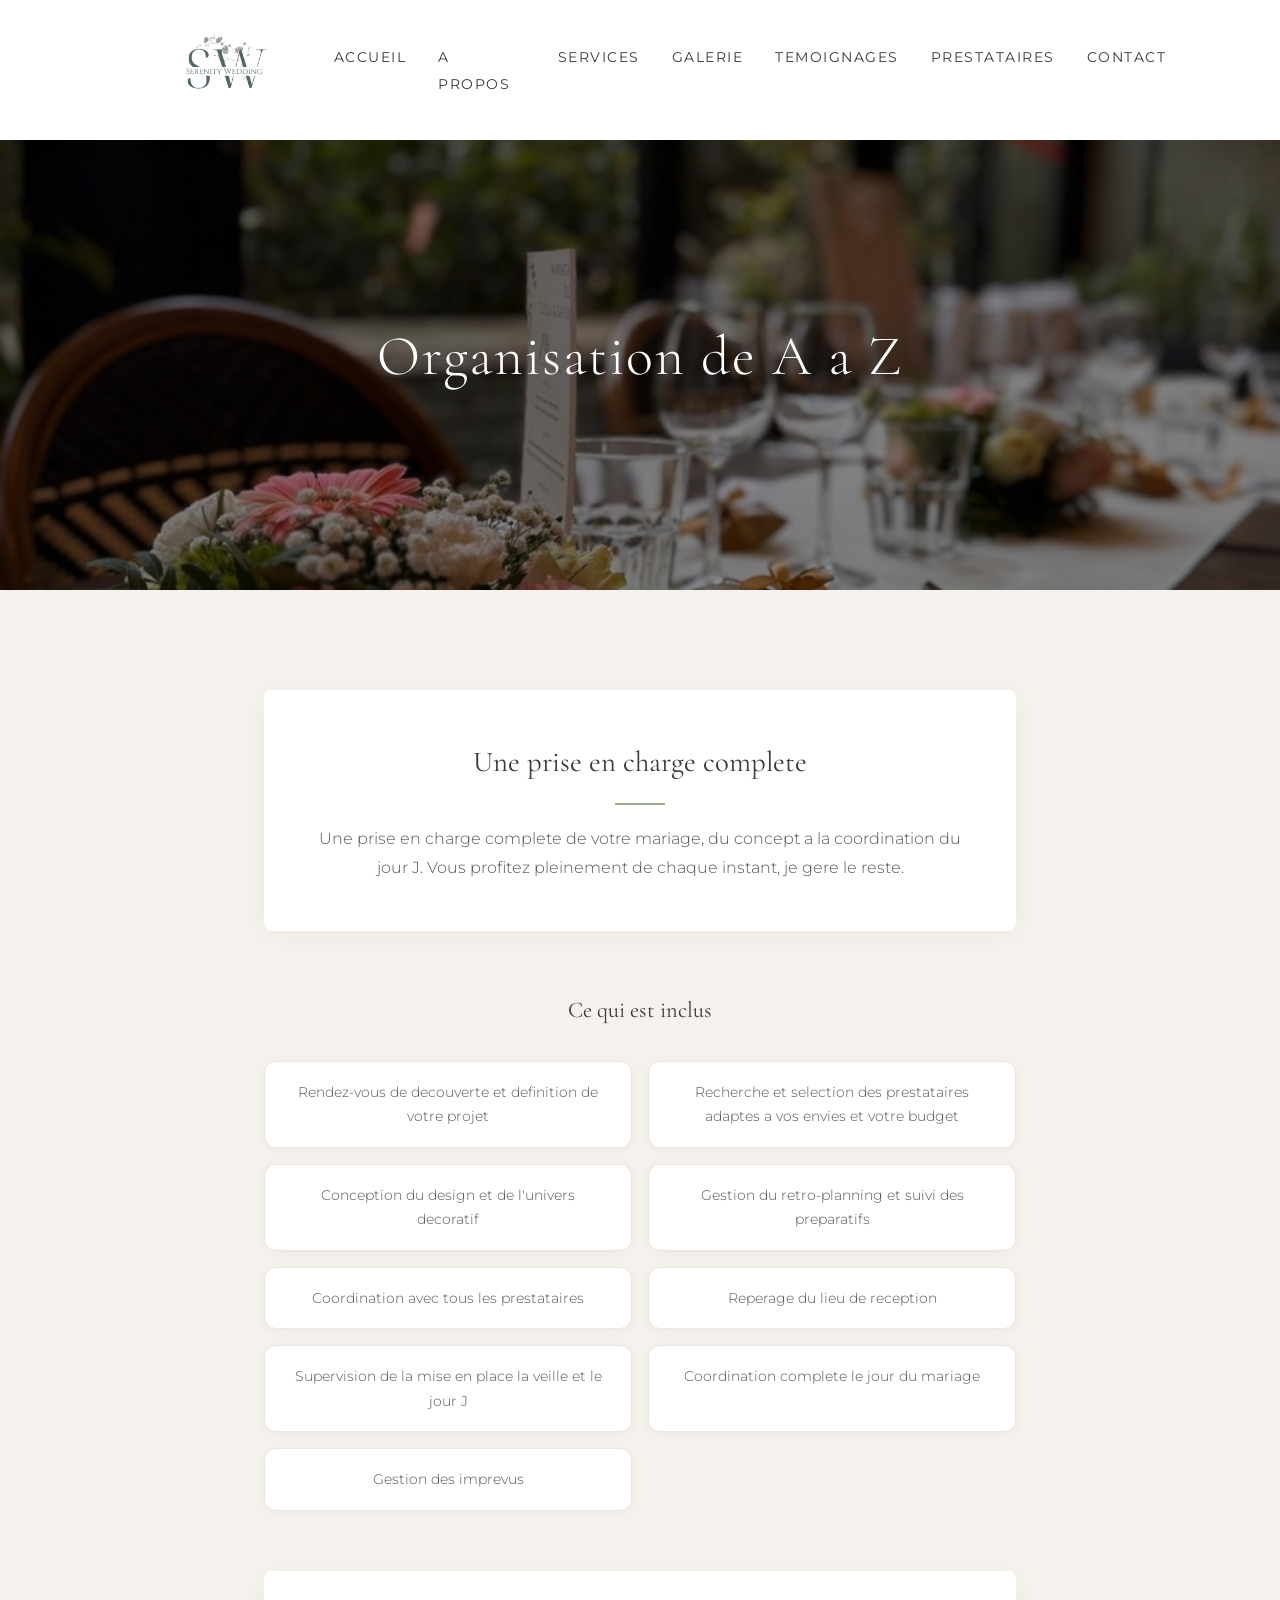
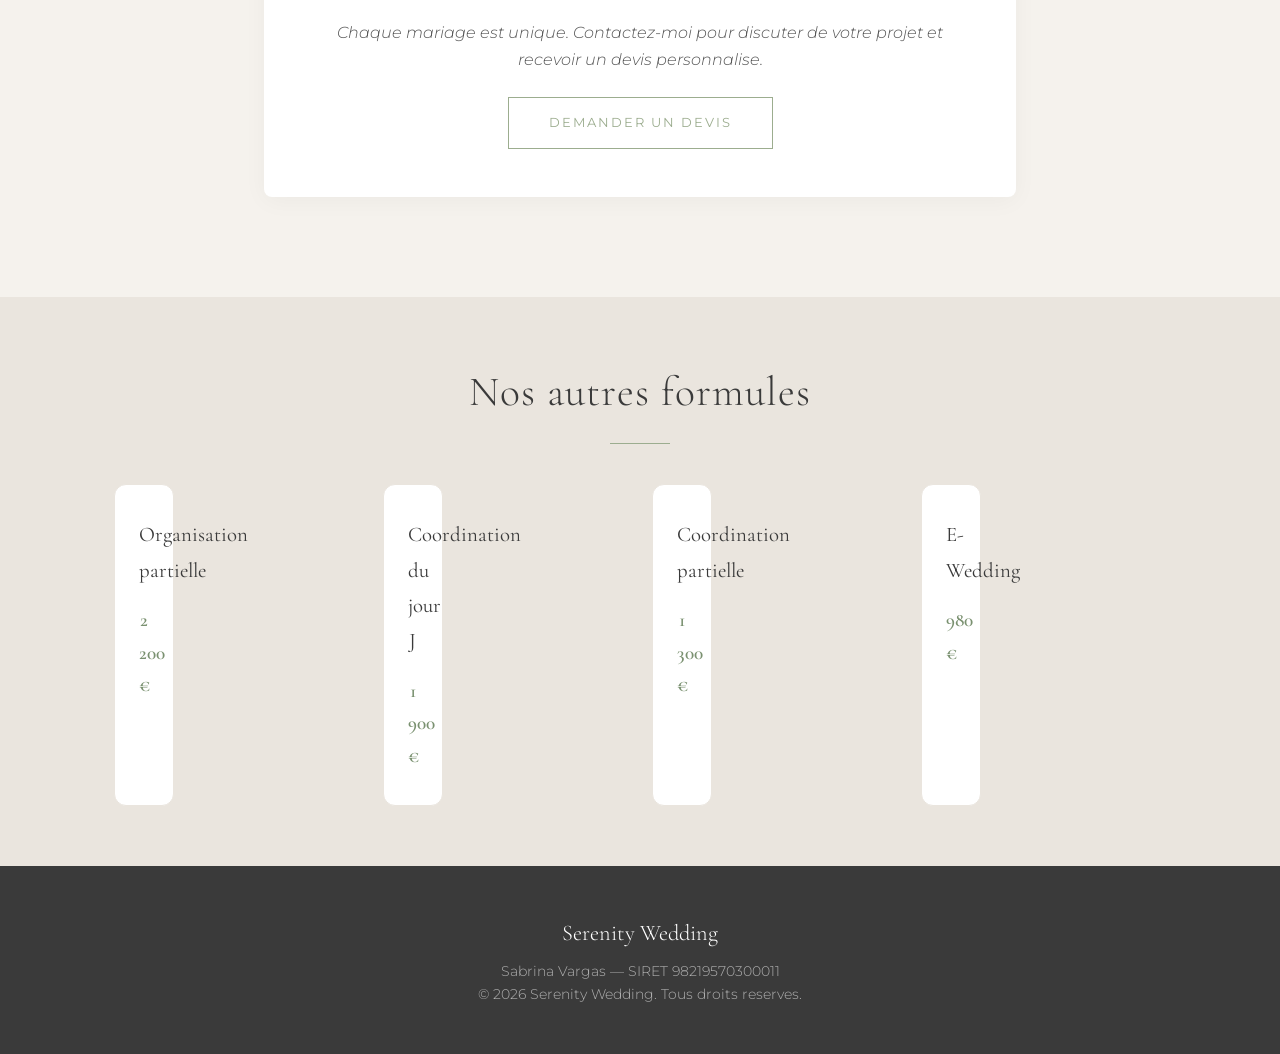
<file: organisation-de-a-a-z.html>
<!DOCTYPE html>
<html lang="fr">
<head>
  <meta charset="UTF-8">
  <meta name="viewport" content="width=device-width, initial-scale=1.0">
  <title>Organisation de A a Z | Serenity Wedding</title>
  <meta name="description" content="Formule Organisation de A a Z - Serenity Wedding prend en charge votre mariage du concept a la coordination du jour J.">
  <link rel="preconnect" href="https://fonts.googleapis.com">
  <link href="https://fonts.googleapis.com/css2?family=Cormorant+Garamond:ital,wght@0,300;0,400;0,600;1,300;1,400&family=Montserrat:wght@300;400;500&display=swap" rel="stylesheet">
  <link rel="stylesheet" href="style.css?v=12">
</head>
<body>

  <nav class="navbar" id="navbar">
    <div class="nav-container">
      <a href="index.html" class="logo"><img src="images/logoserenitywedding.jpeg" alt="Serenity Wedding" class="logo-img"></a>
      <button class="nav-toggle" id="nav-toggle" aria-label="Menu">
        <span></span><span></span><span></span>
      </button>
      <ul class="nav-links" id="nav-links">
        <li><a href="index.html">Accueil</a></li>
        <li><a href="index.html#about">A propos</a></li>
        <li><a href="index.html#services">Services</a></li>
        <li><a href="index.html#galerie">Galerie</a></li>
        <li><a href="index.html#temoignages">Temoignages</a></li>
        <li><a href="index.html#partenaires">Prestataires</a></li>
        <li><a href="index.html#contact">Contact</a></li>
      </ul>
    </div>
  </nav>

  <section class="service-hero">
    <div class="service-hero-overlay"></div>
    <div class="service-hero-content">
      <h1>Organisation de A a Z</h1>
    </div>
  </section>

  <section class="section">
    <div class="container service-detail">
      <div class="service-detail-intro">
        <h2>Une prise en charge complete</h2>
        <p>
          Une prise en charge complete de votre mariage, du concept a la coordination du jour J.
          Vous profitez pleinement de chaque instant, je gere le reste.
        </p>
      </div>
      <div class="service-detail-includes">
        <h3>Ce qui est inclus</h3>
        <ul>
          <li>Rendez-vous de decouverte et definition de votre projet</li>
          <li>Recherche et selection des prestataires adaptes a vos envies et votre budget</li>
          <li>Conception du design et de l'univers decoratif</li>
          <li>Gestion du retro-planning et suivi des preparatifs</li>
          <li>Coordination avec tous les prestataires</li>
          <li>Reperage du lieu de reception</li>
          <li>Supervision de la mise en place la veille et le jour J</li>
          <li>Coordination complete le jour du mariage</li>
          <li>Gestion des imprevus</li>
        </ul>
      </div>
      <div class="service-detail-cta">
        <p>Chaque mariage est unique. Contactez-moi pour discuter de votre projet et recevoir un devis personnalise.</p>
        <a href="index.html#contact" class="btn">Demander un devis</a>
      </div>
    </div>
  </section>

  <section class="other-services">
    <div class="container">
      <h2 class="section-title">Nos autres formules</h2>
      <div class="services-grid">
        <a href="organisation-partielle.html" class="service-card">
          <h3>Organisation partielle</h3>
          <p class="service-price">2 200 &euro;</p>
        </a>
        <a href="coordination-jour-j.html" class="service-card">
          <h3>Coordination du jour J</h3>
          <p class="service-price">1 900 &euro;</p>
        </a>
        <a href="coordination-partielle.html" class="service-card">
          <h3>Coordination partielle</h3>
          <p class="service-price">1 300 &euro;</p>
        </a>
        <a href="e-wedding.html" class="service-card">
          <h3>E-Wedding</h3>
          <p class="service-price">980 &euro;</p>
        </a>
      </div>
    </div>
  </section>

  <footer class="footer">
    <div class="container">
      <p class="footer-logo">Serenity Wedding</p>
      <p>Sabrina Vargas — SIRET 98219570300011</p>
      <p>&copy; 2026 Serenity Wedding. Tous droits reserves.</p>
    </div>
  </footer>

  <script src="script.js"></script>
</body>
</html>
</file>
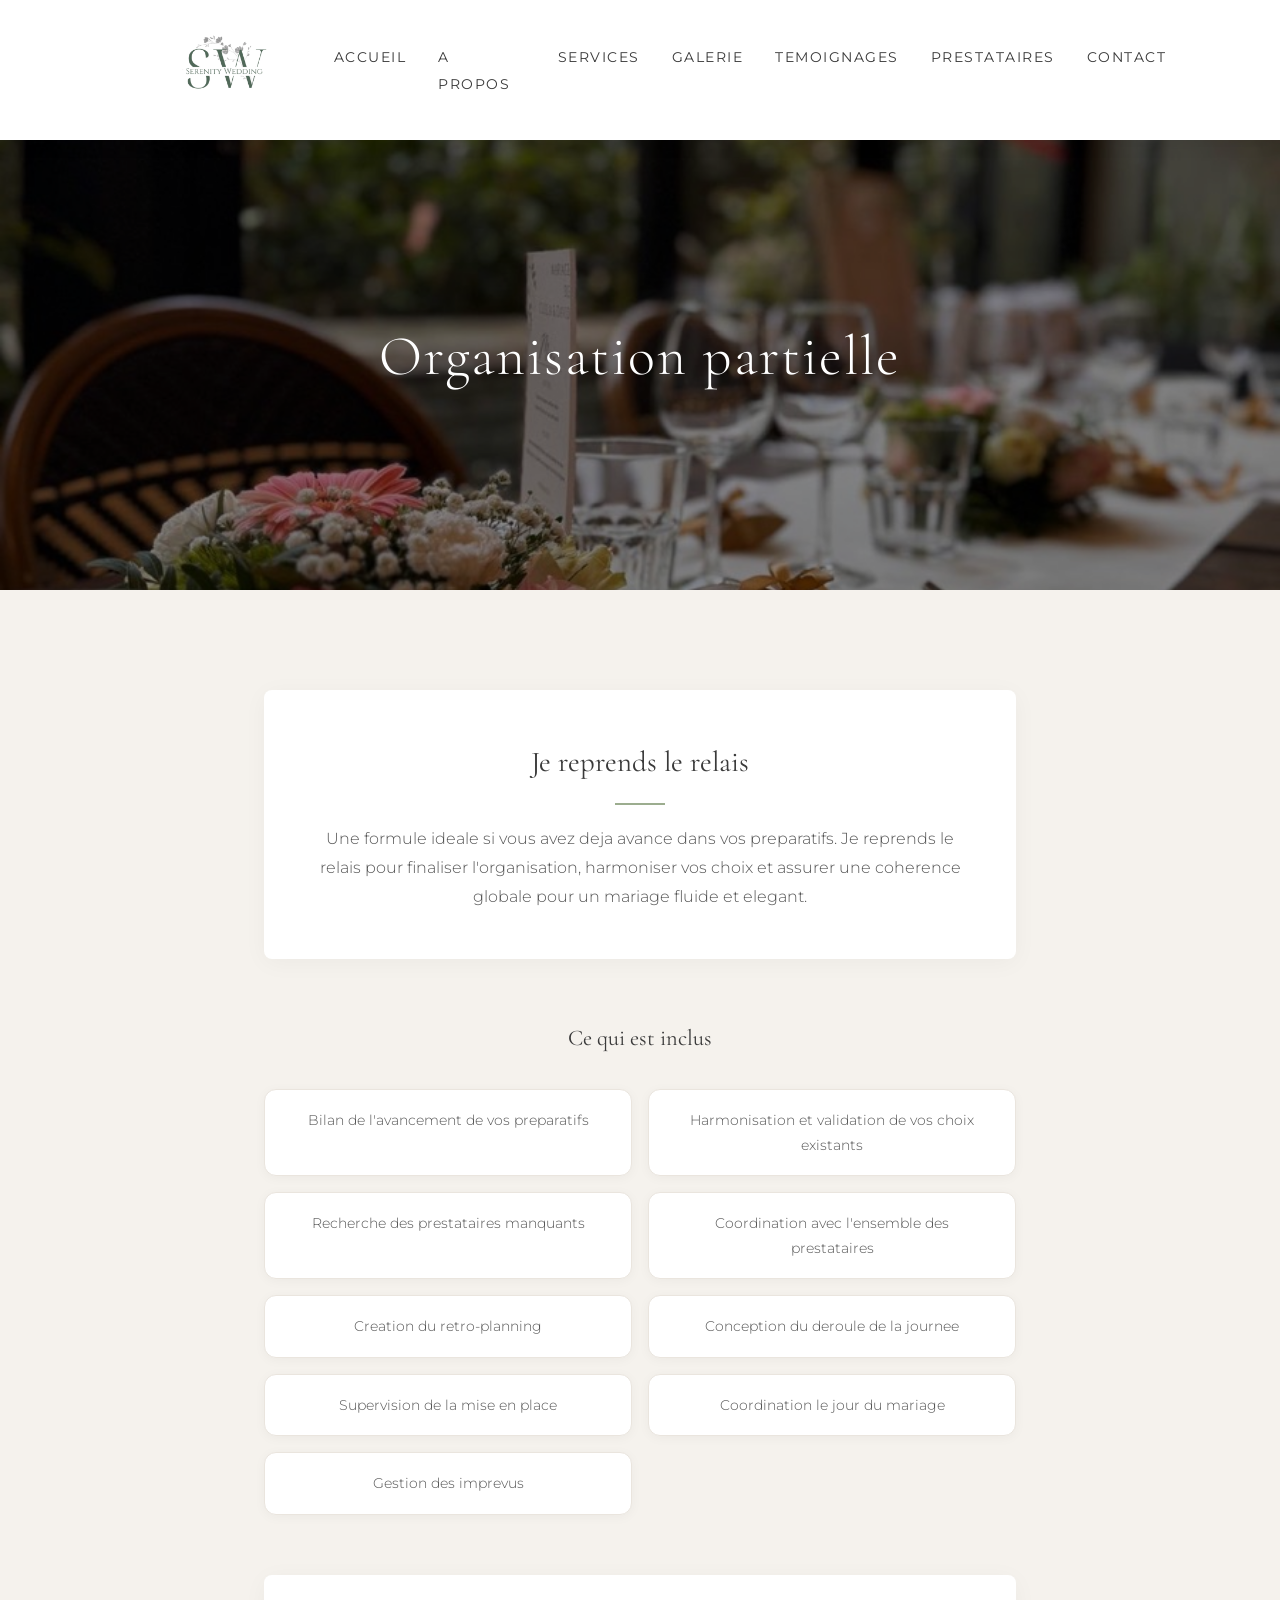
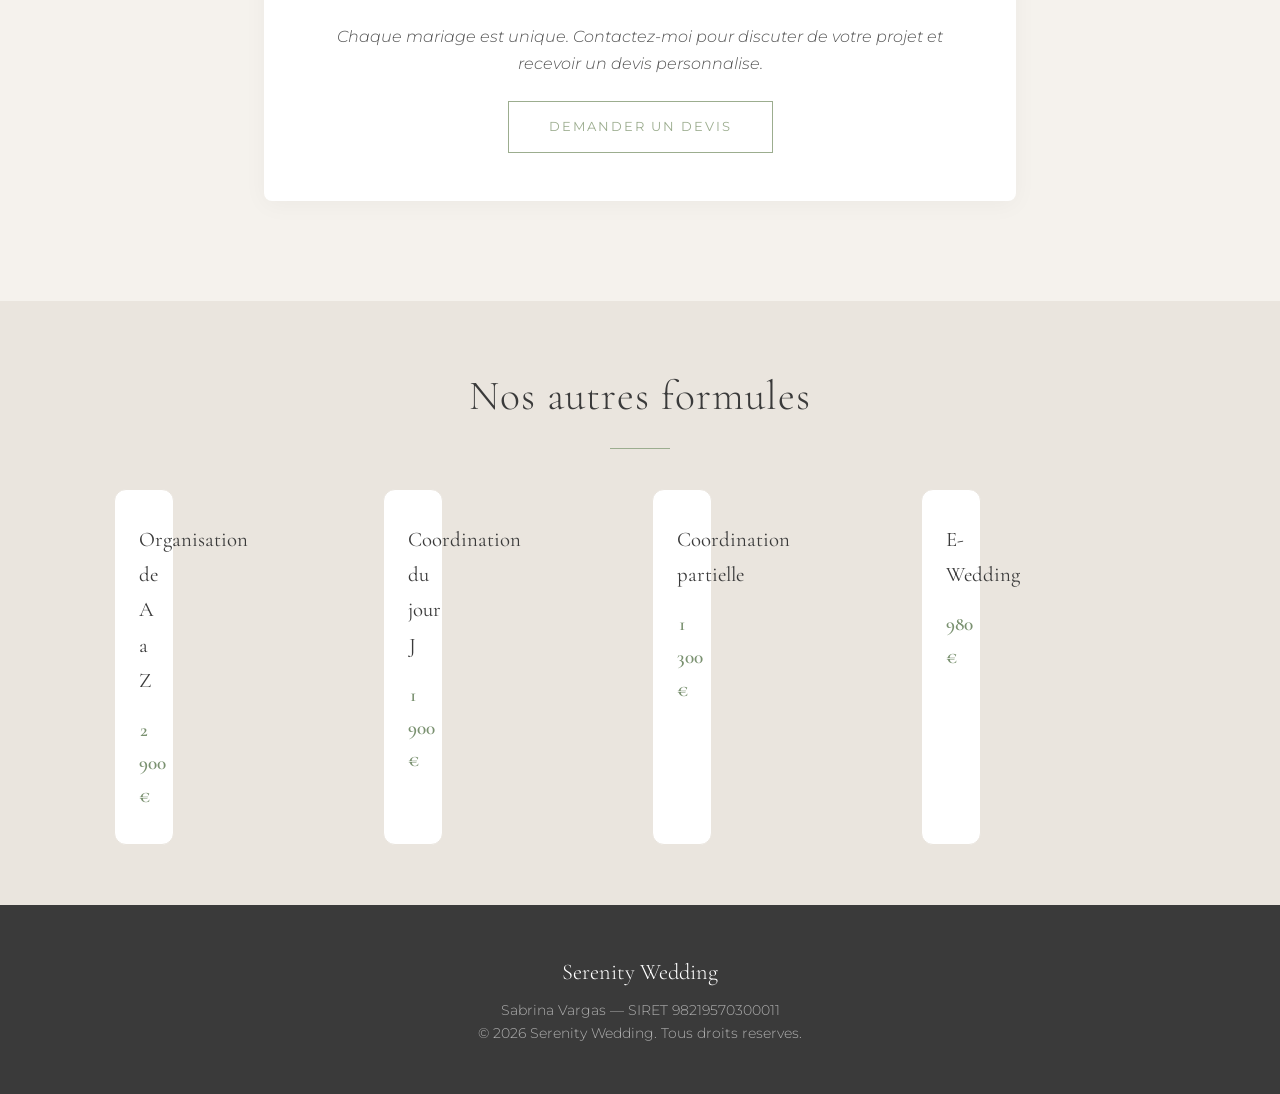
<file: organisation-partielle.html>
<!DOCTYPE html>
<html lang="fr">
<head>
  <meta charset="UTF-8">
  <meta name="viewport" content="width=device-width, initial-scale=1.0">
  <title>Organisation partielle | Serenity Wedding</title>
  <meta name="description" content="Formule Organisation partielle - Serenity Wedding reprend le relais pour finaliser l'organisation de votre mariage.">
  <link rel="preconnect" href="https://fonts.googleapis.com">
  <link href="https://fonts.googleapis.com/css2?family=Cormorant+Garamond:ital,wght@0,300;0,400;0,600;1,300;1,400&family=Montserrat:wght@300;400;500&display=swap" rel="stylesheet">
  <link rel="stylesheet" href="style.css?v=12">
</head>
<body>

  <nav class="navbar" id="navbar">
    <div class="nav-container">
      <a href="index.html" class="logo"><img src="images/logoserenitywedding.jpeg" alt="Serenity Wedding" class="logo-img"></a>
      <button class="nav-toggle" id="nav-toggle" aria-label="Menu">
        <span></span><span></span><span></span>
      </button>
      <ul class="nav-links" id="nav-links">
        <li><a href="index.html">Accueil</a></li>
        <li><a href="index.html#about">A propos</a></li>
        <li><a href="index.html#services">Services</a></li>
        <li><a href="index.html#galerie">Galerie</a></li>
        <li><a href="index.html#temoignages">Temoignages</a></li>
        <li><a href="index.html#partenaires">Prestataires</a></li>
        <li><a href="index.html#contact">Contact</a></li>
      </ul>
    </div>
  </nav>

  <section class="service-hero">
    <div class="service-hero-overlay"></div>
    <div class="service-hero-content">
      <h1>Organisation partielle</h1>
    </div>
  </section>

  <section class="section">
    <div class="container service-detail">
      <div class="service-detail-intro">
        <h2>Je reprends le relais</h2>
        <p>
          Une formule ideale si vous avez deja avance dans vos preparatifs.
          Je reprends le relais pour finaliser l'organisation, harmoniser vos choix
          et assurer une coherence globale pour un mariage fluide et elegant.
        </p>
      </div>
      <div class="service-detail-includes">
        <h3>Ce qui est inclus</h3>
        <ul>
          <li>Bilan de l'avancement de vos preparatifs</li>
          <li>Harmonisation et validation de vos choix existants</li>
          <li>Recherche des prestataires manquants</li>
          <li>Coordination avec l'ensemble des prestataires</li>
          <li>Creation du retro-planning</li>
          <li>Conception du deroule de la journee</li>
          <li>Supervision de la mise en place</li>
          <li>Coordination le jour du mariage</li>
          <li>Gestion des imprevus</li>
        </ul>
      </div>
      <div class="service-detail-cta">
        <p>Chaque mariage est unique. Contactez-moi pour discuter de votre projet et recevoir un devis personnalise.</p>
        <a href="index.html#contact" class="btn">Demander un devis</a>
      </div>
    </div>
  </section>

  <section class="other-services">
    <div class="container">
      <h2 class="section-title">Nos autres formules</h2>
      <div class="services-grid">
        <a href="organisation-de-a-a-z.html" class="service-card">
          <h3>Organisation de A a Z</h3>
          <p class="service-price">2 900 &euro;</p>
        </a>
        <a href="coordination-jour-j.html" class="service-card">
          <h3>Coordination du jour J</h3>
          <p class="service-price">1 900 &euro;</p>
        </a>
        <a href="coordination-partielle.html" class="service-card">
          <h3>Coordination partielle</h3>
          <p class="service-price">1 300 &euro;</p>
        </a>
        <a href="e-wedding.html" class="service-card">
          <h3>E-Wedding</h3>
          <p class="service-price">980 &euro;</p>
        </a>
      </div>
    </div>
  </section>

  <footer class="footer">
    <div class="container">
      <p class="footer-logo">Serenity Wedding</p>
      <p>Sabrina Vargas — SIRET 98219570300011</p>
      <p>&copy; 2026 Serenity Wedding. Tous droits reserves.</p>
    </div>
  </footer>

  <script src="script.js"></script>
</body>
</html>
</file>
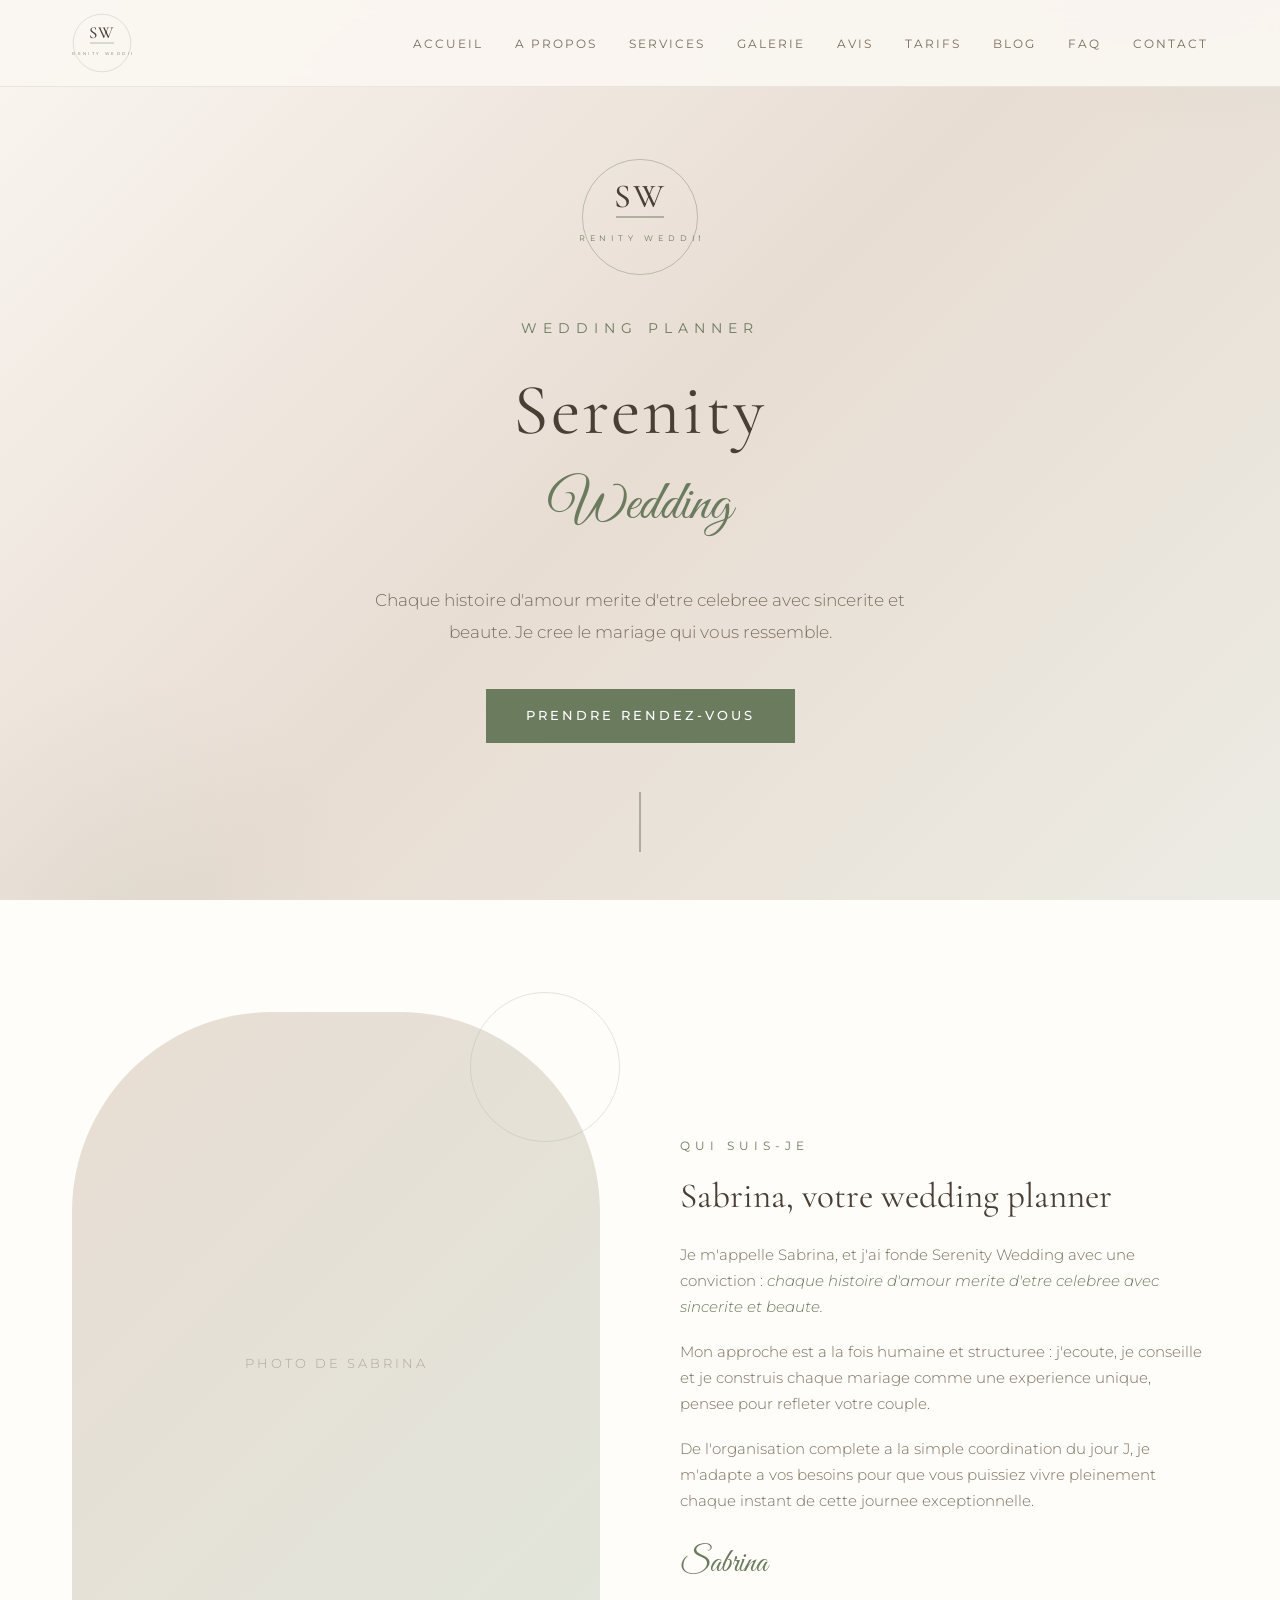
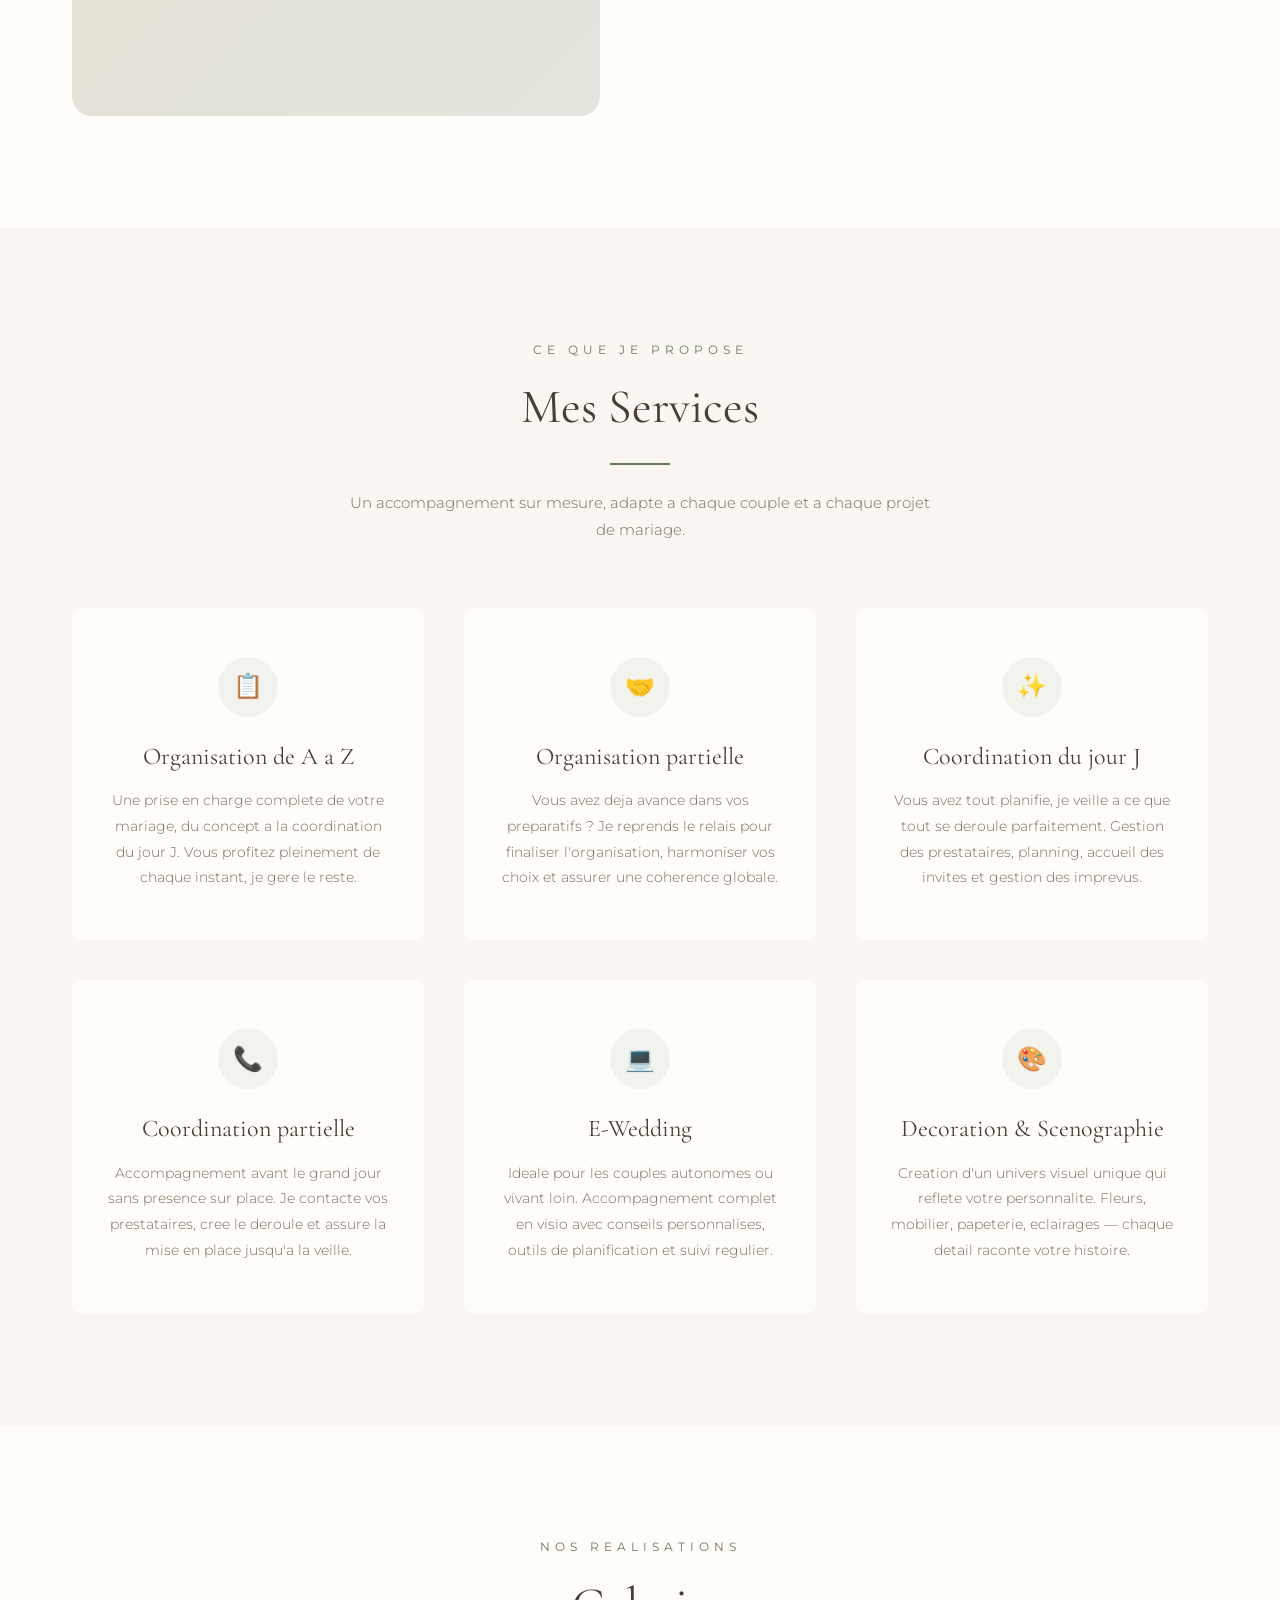
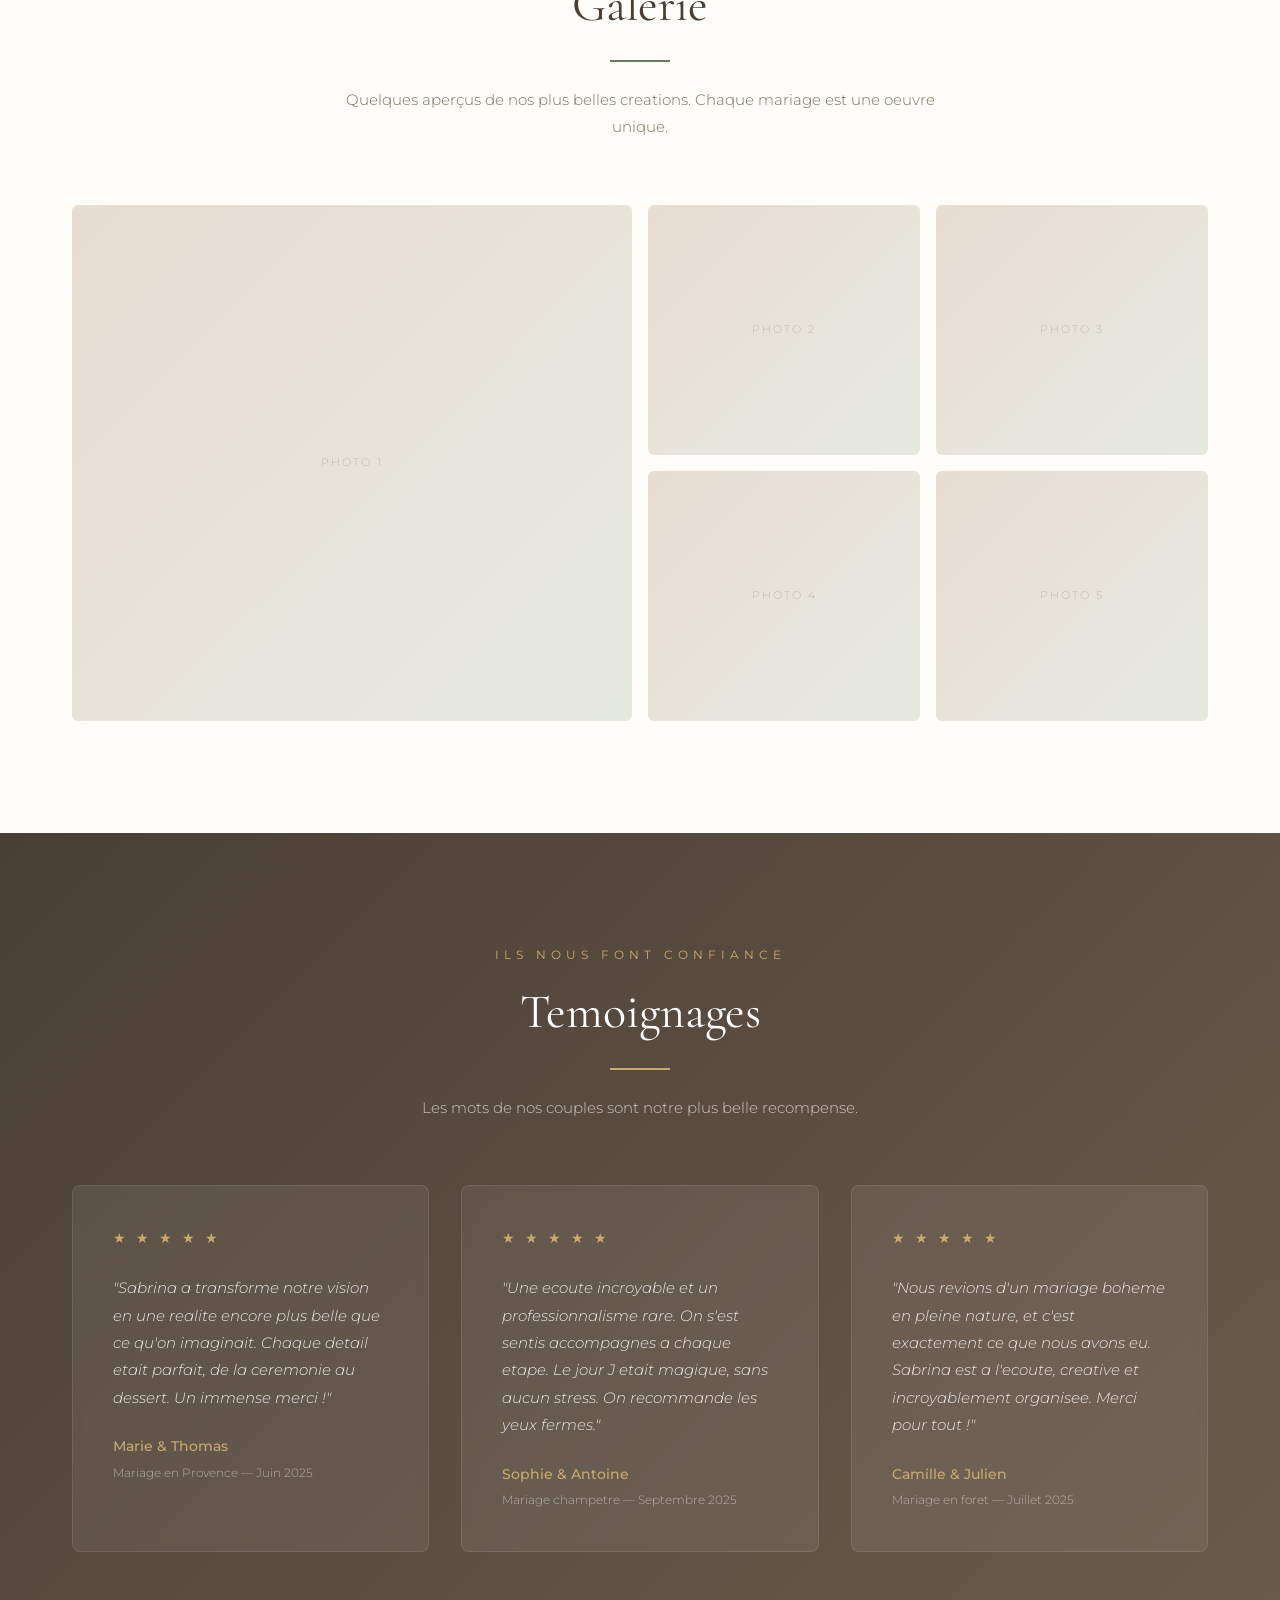
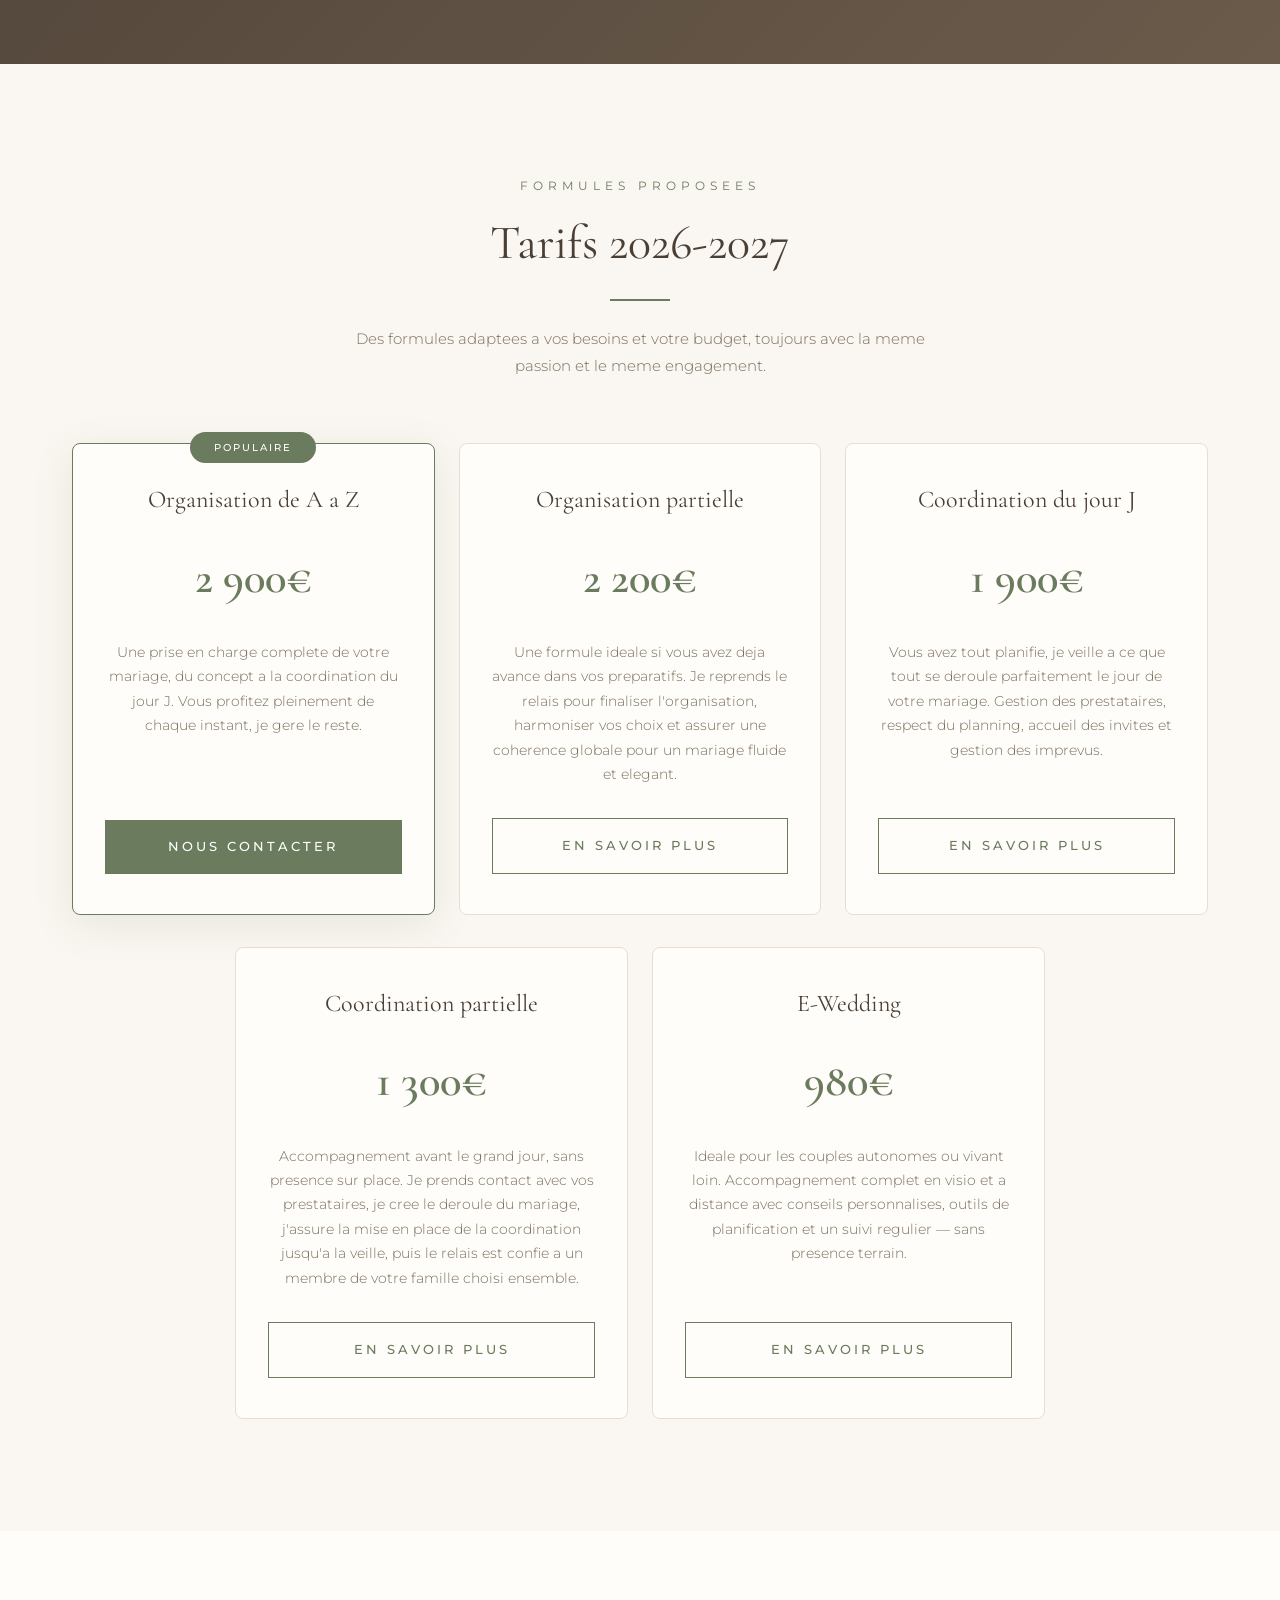
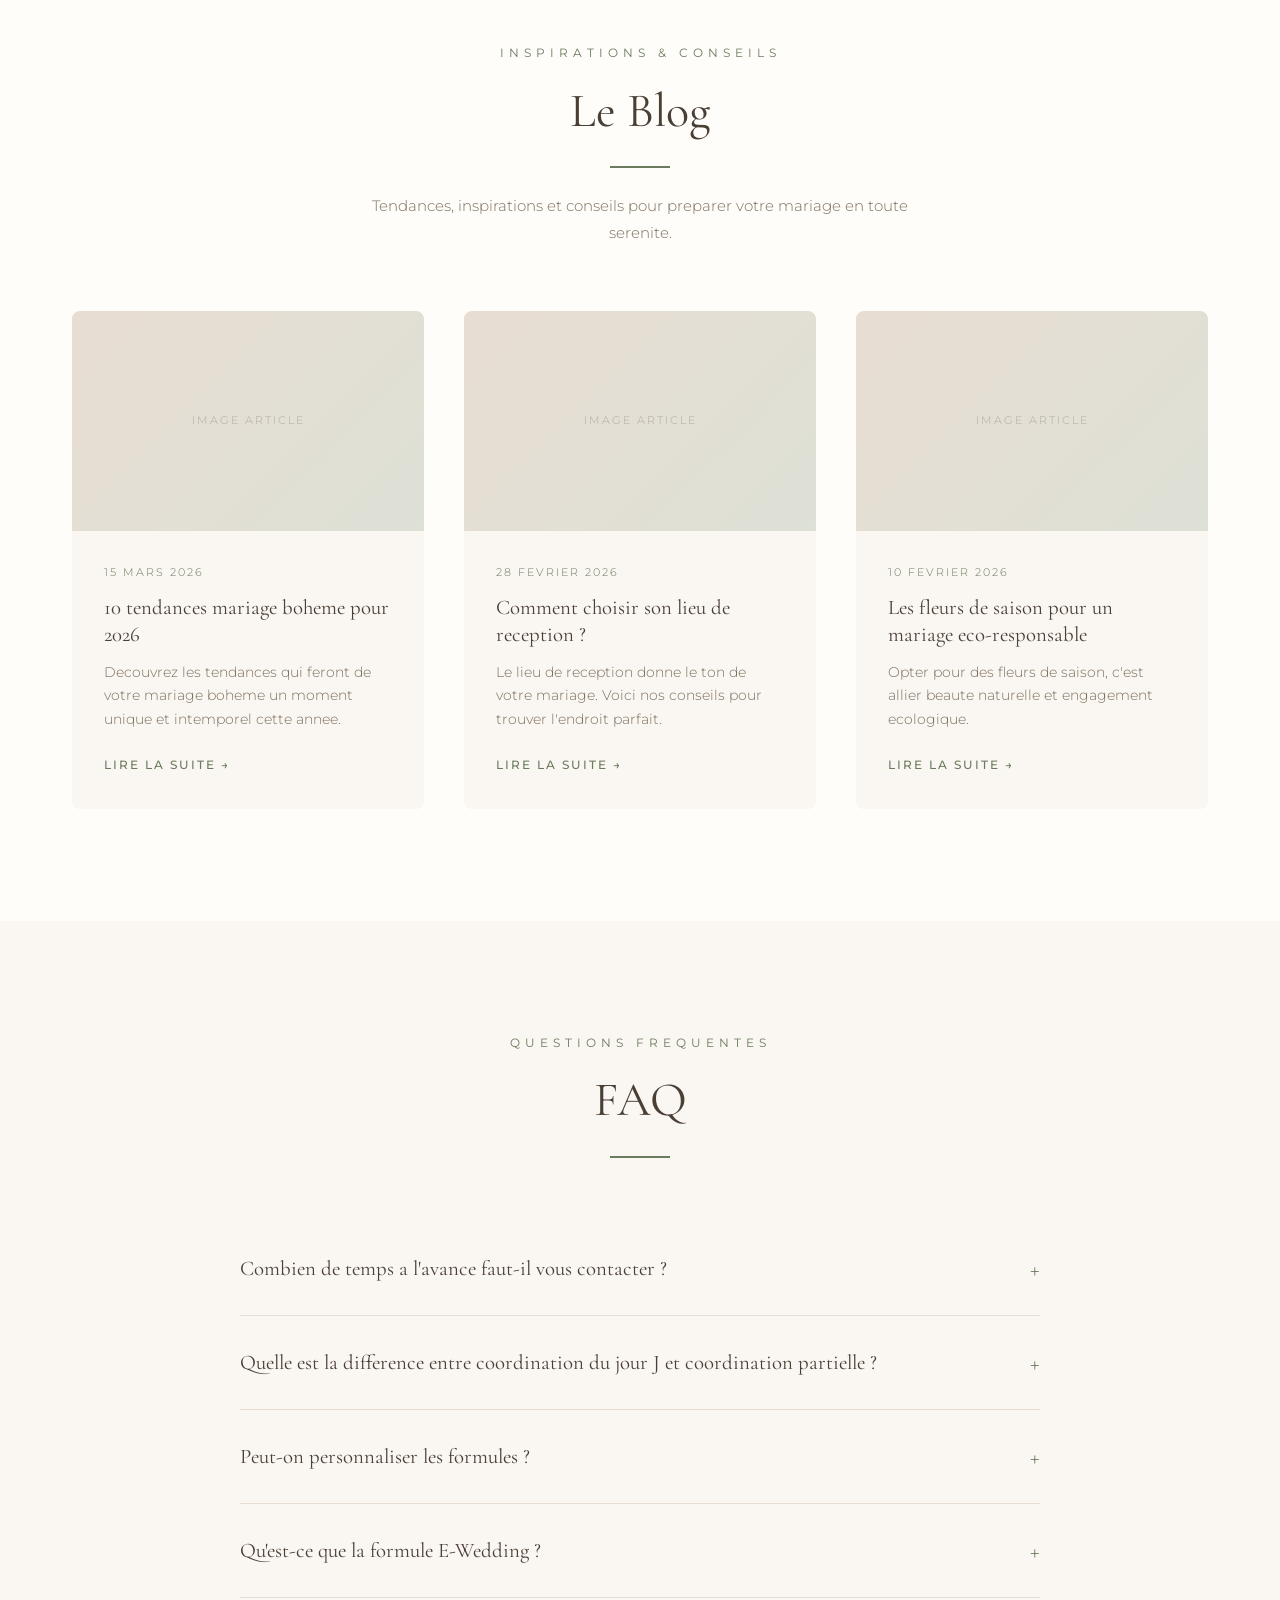
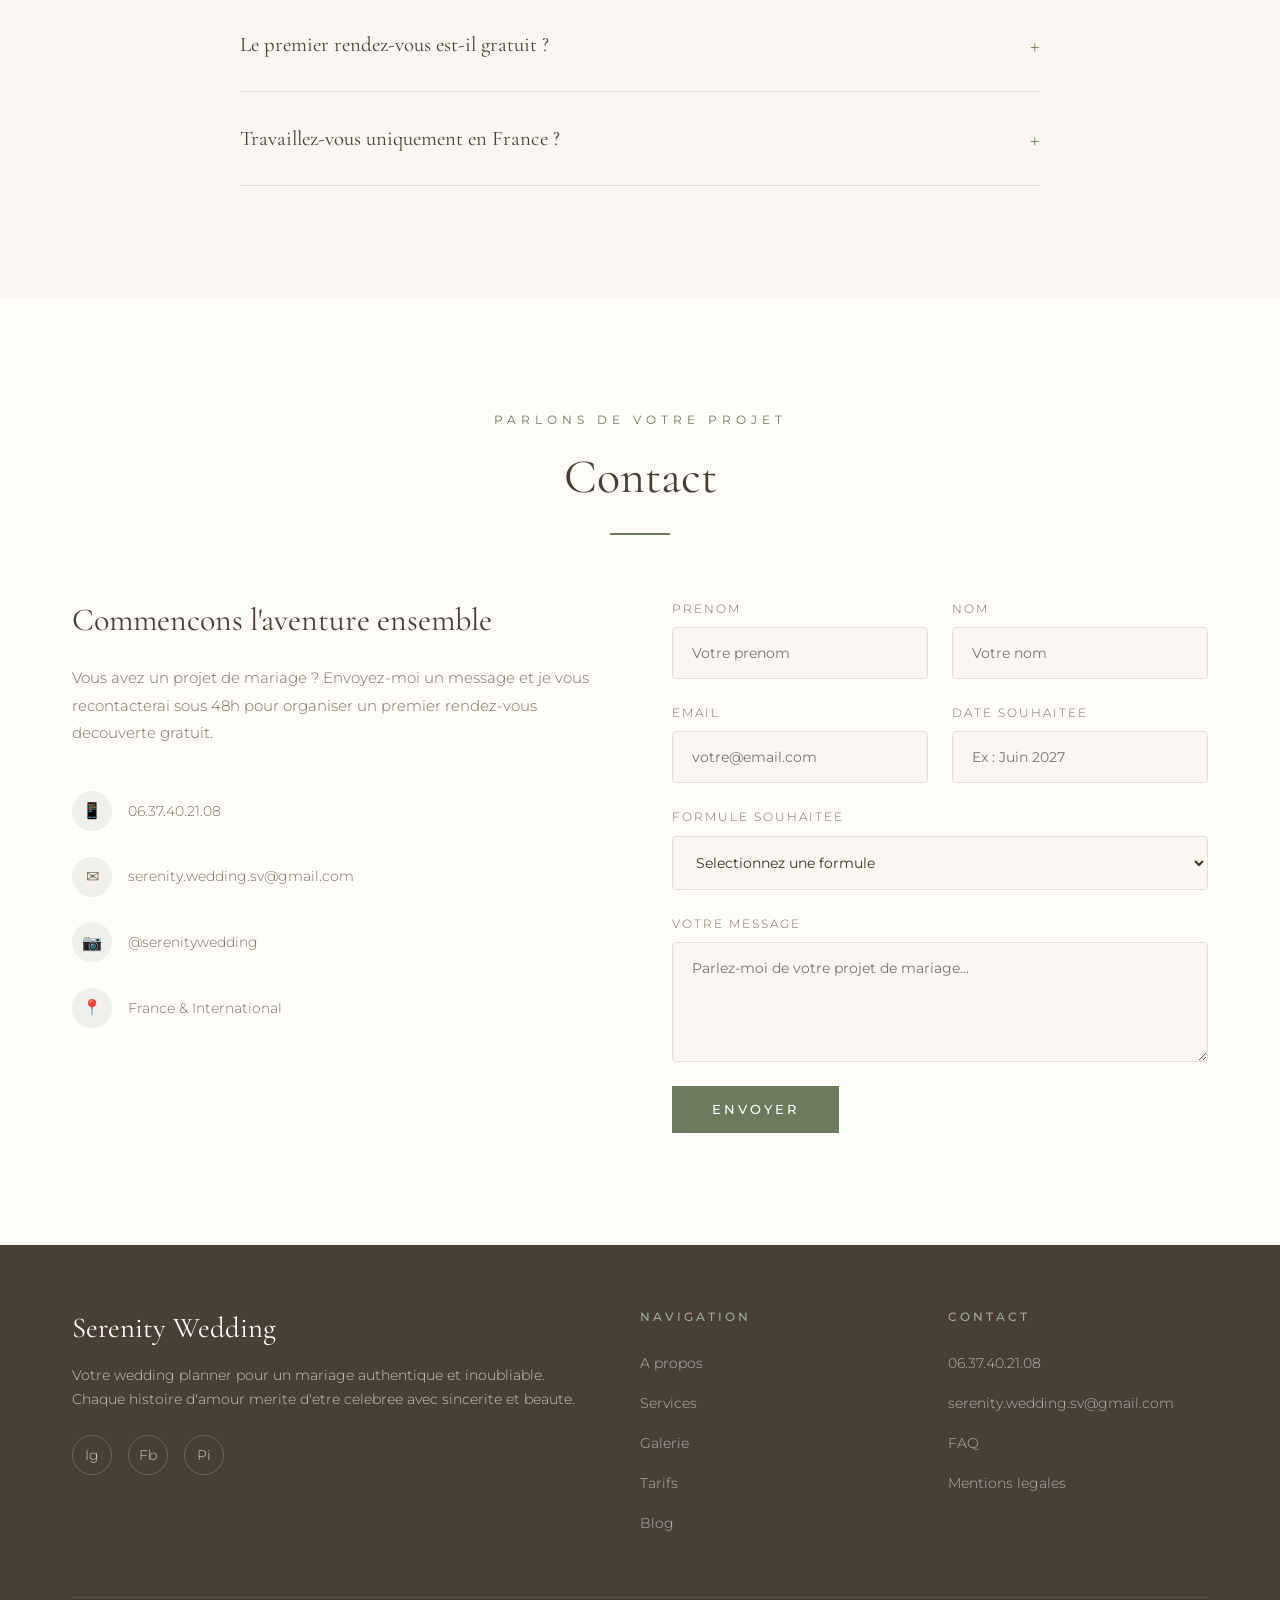
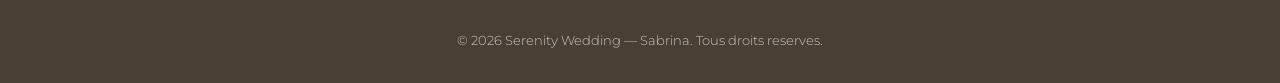
<file: serenity-wedding.html>
<!DOCTYPE html>
<html lang="fr">
<head>
    <meta charset="UTF-8">
    <meta name="viewport" content="width=device-width, initial-scale=1.0">
    <title>Serenity Wedding — Wedding Planner</title>
    <meta name="description" content="Serenity Wedding — Sabrina, votre wedding planner pour un mariage authentique et inoubliable.">
    <link href="https://fonts.googleapis.com/css2?family=Cormorant+Garamond:ital,wght@0,300;0,400;0,500;0,600;0,700;1,300;1,400&family=Montserrat:wght@300;400;500;600&family=Great+Vibes&display=swap" rel="stylesheet">
    <style>
        /* ============================================
           RESET & BASE
           ============================================ */
        *, *::before, *::after {
            margin: 0;
            padding: 0;
            box-sizing: border-box;
        }

        :root {
            --cream: #FAF6F1;
            --sand: #E8DDD3;
            --sage: #6B7B5E;
            --sage-light: #9CAF96;
            --sage-dark: #556B4E;
            --olive: #6B7B5E;
            --brown: #6B5B4B;
            --brown-dark: #4A3F35;
            --warm-white: #FFFDF9;
            --text: #3D3428;
            --text-light: #7A6E5D;
            --gold: #C9A96E;
            --terracotta: #A68B6B;
        }

        html {
            scroll-behavior: smooth;
        }

        body {
            font-family: 'Montserrat', sans-serif;
            font-weight: 300;
            color: var(--text);
            background-color: var(--cream);
            line-height: 1.7;
            overflow-x: hidden;
        }

        h1, h2, h3, h4 {
            font-family: 'Cormorant Garamond', serif;
            font-weight: 400;
            line-height: 1.3;
        }

        a {
            text-decoration: none;
            color: inherit;
            transition: color 0.3s ease;
        }

        img {
            max-width: 100%;
            height: auto;
        }

        .container {
            max-width: 1200px;
            margin: 0 auto;
            padding: 0 2rem;
        }

        /* ============================================
           SVG LOGO
           ============================================ */
        .logo-svg {
            width: 60px;
            height: 60px;
        }

        .logo-svg-large {
            width: 120px;
            height: 120px;
        }

        /* ============================================
           NAVIGATION
           ============================================ */
        nav {
            position: fixed;
            top: 0;
            left: 0;
            width: 100%;
            z-index: 1000;
            background: rgba(250, 246, 241, 0.95);
            backdrop-filter: blur(10px);
            border-bottom: 1px solid rgba(200, 185, 165, 0.3);
            transition: all 0.3s ease;
        }

        nav .container {
            display: flex;
            justify-content: space-between;
            align-items: center;
            padding: 0.8rem 2rem;
        }

        .nav-brand {
            display: flex;
            align-items: center;
            gap: 0.8rem;
        }

        .nav-logo-text {
            font-family: 'Cormorant Garamond', serif;
            font-size: 1.4rem;
            font-weight: 500;
            color: var(--brown-dark);
            letter-spacing: 2px;
        }

        .nav-links {
            display: flex;
            list-style: none;
            gap: 2rem;
        }

        .nav-links a {
            font-size: 0.75rem;
            font-weight: 400;
            text-transform: uppercase;
            letter-spacing: 2px;
            color: var(--text-light);
            position: relative;
            padding: 0.5rem 0;
        }

        .nav-links a::after {
            content: '';
            position: absolute;
            bottom: 0;
            left: 0;
            width: 0;
            height: 1px;
            background: var(--sage);
            transition: width 0.3s ease;
        }

        .nav-links a:hover {
            color: var(--sage);
        }

        .nav-links a:hover::after {
            width: 100%;
        }

        .hamburger {
            display: none;
            flex-direction: column;
            cursor: pointer;
            gap: 5px;
        }

        .hamburger span {
            width: 25px;
            height: 2px;
            background: var(--brown-dark);
            transition: all 0.3s ease;
        }

        /* ============================================
           HERO SECTION
           ============================================ */
        .hero {
            min-height: 100vh;
            display: flex;
            align-items: center;
            justify-content: center;
            text-align: center;
            position: relative;
            background: linear-gradient(135deg, var(--cream) 0%, var(--sand) 50%, rgba(156, 175, 150, 0.15) 100%);
            overflow: hidden;
        }

        .hero::before {
            content: '';
            position: absolute;
            top: -50%;
            right: -20%;
            width: 600px;
            height: 600px;
            border-radius: 50%;
            background: radial-gradient(circle, rgba(107, 123, 94, 0.1) 0%, transparent 70%);
        }

        .hero::after {
            content: '';
            position: absolute;
            bottom: -30%;
            left: -10%;
            width: 500px;
            height: 500px;
            border-radius: 50%;
            background: radial-gradient(circle, rgba(156, 175, 150, 0.1) 0%, transparent 70%);
        }

        .hero-content {
            position: relative;
            z-index: 2;
            max-width: 800px;
            padding: 2rem;
        }

        .hero-logo-wrapper {
            margin-bottom: 2rem;
        }

        .hero-subtitle-top {
            font-size: 0.85rem;
            text-transform: uppercase;
            letter-spacing: 6px;
            color: var(--sage);
            margin-bottom: 1.5rem;
            font-weight: 400;
        }

        .hero h1 {
            font-size: 4.5rem;
            color: var(--brown-dark);
            margin-bottom: 0.5rem;
            letter-spacing: 3px;
        }

        .hero .script-accent {
            font-family: 'Great Vibes', cursive;
            font-size: 3.5rem;
            color: var(--sage);
            display: block;
            margin-top: -0.5rem;
            margin-bottom: 2rem;
        }

        .hero p {
            font-size: 1.05rem;
            color: var(--text-light);
            max-width: 550px;
            margin: 0 auto 2.5rem;
            line-height: 1.9;
        }

        .btn {
            display: inline-block;
            padding: 1rem 2.5rem;
            font-family: 'Montserrat', sans-serif;
            font-size: 0.8rem;
            font-weight: 500;
            text-transform: uppercase;
            letter-spacing: 3px;
            border: none;
            cursor: pointer;
            transition: all 0.4s ease;
        }

        .btn-primary {
            background: var(--sage);
            color: white;
        }

        .btn-primary:hover {
            background: var(--sage-dark);
            transform: translateY(-2px);
            box-shadow: 0 10px 30px rgba(107, 123, 94, 0.3);
        }

        .btn-outline {
            background: transparent;
            color: var(--sage);
            border: 1.5px solid var(--sage);
        }

        .btn-outline:hover {
            background: var(--sage);
            color: white;
            transform: translateY(-2px);
        }

        .hero-scroll {
            position: absolute;
            bottom: 3rem;
            left: 50%;
            transform: translateX(-50%);
            z-index: 2;
        }

        .hero-scroll span {
            display: block;
            width: 1px;
            height: 60px;
            background: var(--sage);
            margin: 0 auto;
            animation: scrollDown 2s ease-in-out infinite;
        }

        @keyframes scrollDown {
            0%, 100% { opacity: 0; transform: scaleY(0); transform-origin: top; }
            50% { opacity: 1; transform: scaleY(1); transform-origin: top; }
        }

        /* ============================================
           SECTION STYLES
           ============================================ */
        section {
            padding: 7rem 0;
        }

        .section-header {
            text-align: center;
            margin-bottom: 4rem;
        }

        .section-tag {
            font-size: 0.75rem;
            text-transform: uppercase;
            letter-spacing: 5px;
            color: var(--sage);
            font-weight: 400;
            margin-bottom: 1rem;
            display: block;
        }

        .section-header h2 {
            font-size: 3rem;
            color: var(--brown-dark);
            margin-bottom: 1.5rem;
        }

        .section-header p {
            max-width: 600px;
            margin: 0 auto;
            color: var(--text-light);
            font-size: 0.95rem;
            line-height: 1.8;
        }

        .separator {
            width: 60px;
            height: 2px;
            background: var(--sage);
            margin: 1.5rem auto;
        }

        /* ============================================
           ABOUT SECTION
           ============================================ */
        .about {
            background: var(--warm-white);
        }

        .about-grid {
            display: grid;
            grid-template-columns: 1fr 1fr;
            gap: 5rem;
            align-items: center;
        }

        .about-image-placeholder {
            width: 100%;
            aspect-ratio: 3/4;
            background: linear-gradient(135deg, var(--sand), rgba(156, 175, 150, 0.3));
            border-radius: 200px 200px 20px 20px;
            display: flex;
            align-items: center;
            justify-content: center;
            overflow: hidden;
            position: relative;
        }

        .about-image-placeholder .placeholder-text {
            font-size: 0.8rem;
            color: var(--text-light);
            text-transform: uppercase;
            letter-spacing: 3px;
            opacity: 0.5;
        }

        .about-image {
            position: relative;
        }

        .about-image::after {
            content: '';
            position: absolute;
            top: -20px;
            right: -20px;
            width: 150px;
            height: 150px;
            border: 1px solid var(--sage-light);
            border-radius: 50%;
            opacity: 0.3;
        }

        .about-text h3 {
            font-size: 2.2rem;
            color: var(--brown-dark);
            margin-bottom: 1.5rem;
        }

        .about-text p {
            color: var(--text-light);
            margin-bottom: 1.2rem;
            font-size: 0.95rem;
        }

        .about-text p em {
            color: var(--sage);
            font-style: italic;
        }

        .about-signature {
            font-family: 'Great Vibes', cursive;
            font-size: 2rem;
            color: var(--sage);
            margin-top: 1.5rem;
        }

        /* ============================================
           SERVICES SECTION
           ============================================ */
        .services {
            background: var(--cream);
        }

        .services-grid {
            display: grid;
            grid-template-columns: repeat(3, 1fr);
            gap: 2.5rem;
        }

        .service-card {
            background: var(--warm-white);
            padding: 3rem 2rem;
            text-align: center;
            border-radius: 8px;
            transition: all 0.4s ease;
            border: 1px solid transparent;
        }

        .service-card:hover {
            transform: translateY(-8px);
            box-shadow: 0 20px 50px rgba(107, 91, 75, 0.08);
            border-color: rgba(107, 123, 94, 0.2);
        }

        .service-icon {
            width: 60px;
            height: 60px;
            background: rgba(107, 123, 94, 0.08);
            border-radius: 50%;
            display: flex;
            align-items: center;
            justify-content: center;
            margin: 0 auto 1.5rem;
            font-size: 1.5rem;
        }

        .service-card h3 {
            font-size: 1.5rem;
            color: var(--brown-dark);
            margin-bottom: 1rem;
        }

        .service-card p {
            font-size: 0.9rem;
            color: var(--text-light);
            line-height: 1.8;
        }

        /* ============================================
           GALLERY SECTION
           ============================================ */
        .gallery {
            background: var(--warm-white);
        }

        .gallery-grid {
            display: grid;
            grid-template-columns: repeat(4, 1fr);
            grid-template-rows: repeat(2, 250px);
            gap: 1rem;
        }

        .gallery-item {
            background: linear-gradient(135deg, var(--sand), rgba(156, 175, 150, 0.25));
            border-radius: 6px;
            overflow: hidden;
            position: relative;
            cursor: pointer;
            display: flex;
            align-items: center;
            justify-content: center;
        }

        .gallery-item:nth-child(1) {
            grid-column: span 2;
            grid-row: span 2;
        }

        .gallery-item::after {
            content: '';
            position: absolute;
            inset: 0;
            background: rgba(74, 63, 53, 0);
            transition: background 0.3s ease;
        }

        .gallery-item:hover::after {
            background: rgba(74, 63, 53, 0.15);
        }

        .gallery-placeholder {
            font-size: 0.7rem;
            text-transform: uppercase;
            letter-spacing: 2px;
            opacity: 0.35;
            color: var(--text-light);
        }

        /* ============================================
           TESTIMONIALS SECTION
           ============================================ */
        .testimonials {
            background: linear-gradient(135deg, var(--brown-dark) 0%, var(--brown) 100%);
            color: white;
        }

        .testimonials .section-tag {
            color: var(--gold);
        }

        .testimonials .section-header h2 {
            color: white;
        }

        .testimonials .section-header p {
            color: rgba(255,255,255,0.7);
        }

        .testimonials .separator {
            background: var(--gold);
        }

        .testimonials-grid {
            display: grid;
            grid-template-columns: repeat(3, 1fr);
            gap: 2rem;
        }

        .testimonial-card {
            background: rgba(255, 255, 255, 0.07);
            border: 1px solid rgba(255, 255, 255, 0.1);
            padding: 2.5rem;
            border-radius: 8px;
            backdrop-filter: blur(5px);
        }

        .testimonial-stars {
            color: var(--gold);
            font-size: 0.9rem;
            letter-spacing: 3px;
            margin-bottom: 1.5rem;
        }

        .testimonial-card p {
            font-size: 0.95rem;
            line-height: 1.8;
            color: rgba(255, 255, 255, 0.85);
            font-style: italic;
            margin-bottom: 1.5rem;
        }

        .testimonial-author {
            font-size: 0.85rem;
            font-weight: 500;
            color: var(--gold);
        }

        .testimonial-author span {
            display: block;
            font-weight: 300;
            color: rgba(255, 255, 255, 0.5);
            font-size: 0.75rem;
            margin-top: 0.3rem;
        }

        /* ============================================
           PRICING SECTION
           ============================================ */
        .pricing {
            background: var(--cream);
        }

        .pricing-intro {
            text-align: center;
            margin-bottom: 3rem;
        }

        .pricing-intro p {
            font-size: 0.9rem;
            color: var(--text-light);
            max-width: 600px;
            margin: 0 auto;
        }

        .pricing-grid {
            display: grid;
            grid-template-columns: repeat(3, 1fr);
            gap: 1.5rem;
            margin-bottom: 2rem;
        }

        .pricing-row-bottom {
            display: grid;
            grid-template-columns: repeat(2, 1fr);
            gap: 1.5rem;
            max-width: 810px;
            margin: 0 auto;
        }

        .pricing-card {
            background: var(--warm-white);
            border-radius: 8px;
            padding: 2.5rem 2rem;
            text-align: center;
            border: 1.5px solid var(--sand);
            transition: all 0.4s ease;
            position: relative;
            display: flex;
            flex-direction: column;
        }

        .pricing-card.featured {
            border-color: var(--sage);
            box-shadow: 0 10px 40px rgba(107, 123, 94, 0.12);
        }

        .pricing-card.featured::before {
            content: 'Populaire';
            position: absolute;
            top: -12px;
            left: 50%;
            transform: translateX(-50%);
            background: var(--sage);
            color: white;
            font-size: 0.65rem;
            text-transform: uppercase;
            letter-spacing: 2px;
            padding: 0.4rem 1.5rem;
            border-radius: 20px;
            font-weight: 500;
        }

        .pricing-card:hover {
            transform: translateY(-5px);
            box-shadow: 0 15px 40px rgba(107, 91, 75, 0.1);
        }

        .pricing-card h3 {
            font-size: 1.5rem;
            color: var(--brown-dark);
            margin-bottom: 1.5rem;
        }

        .pricing-price {
            font-family: 'Cormorant Garamond', serif;
            font-size: 2.8rem;
            color: var(--sage);
            margin-bottom: 1.5rem;
            font-weight: 600;
        }

        .pricing-price span {
            font-size: 1rem;
            color: var(--text-light);
            font-weight: 300;
        }

        .pricing-desc {
            font-size: 0.85rem;
            color: var(--text-light);
            line-height: 1.8;
            flex-grow: 1;
            margin-bottom: 2rem;
        }

        .pricing-card .btn {
            margin-top: auto;
        }

        /* ============================================
           BLOG SECTION
           ============================================ */
        .blog {
            background: var(--warm-white);
        }

        .blog-grid {
            display: grid;
            grid-template-columns: repeat(3, 1fr);
            gap: 2.5rem;
        }

        .blog-card {
            background: var(--cream);
            border-radius: 8px;
            overflow: hidden;
            transition: all 0.4s ease;
        }

        .blog-card:hover {
            transform: translateY(-5px);
            box-shadow: 0 15px 35px rgba(107, 91, 75, 0.08);
        }

        .blog-image {
            height: 220px;
            background: linear-gradient(135deg, var(--sand), rgba(156, 175, 150, 0.3));
            display: flex;
            align-items: center;
            justify-content: center;
        }

        .blog-image .placeholder-text {
            font-size: 0.7rem;
            text-transform: uppercase;
            letter-spacing: 2px;
            opacity: 0.3;
        }

        .blog-content {
            padding: 2rem;
        }

        .blog-date {
            font-size: 0.7rem;
            text-transform: uppercase;
            letter-spacing: 2px;
            color: var(--sage);
            margin-bottom: 0.8rem;
            display: block;
        }

        .blog-card h3 {
            font-size: 1.3rem;
            color: var(--brown-dark);
            margin-bottom: 0.8rem;
        }

        .blog-card p {
            font-size: 0.85rem;
            color: var(--text-light);
            line-height: 1.7;
            margin-bottom: 1.2rem;
        }

        .blog-link {
            font-size: 0.75rem;
            text-transform: uppercase;
            letter-spacing: 2px;
            color: var(--sage);
            font-weight: 500;
        }

        .blog-link:hover {
            color: var(--sage-dark);
        }

        /* ============================================
           FAQ SECTION
           ============================================ */
        .faq {
            background: var(--cream);
        }

        .faq-list {
            max-width: 800px;
            margin: 0 auto;
        }

        .faq-item {
            border-bottom: 1px solid var(--sand);
            padding: 1.5rem 0;
        }

        .faq-question {
            width: 100%;
            background: none;
            border: none;
            font-family: 'Cormorant Garamond', serif;
            font-size: 1.3rem;
            color: var(--brown-dark);
            text-align: left;
            cursor: pointer;
            display: flex;
            justify-content: space-between;
            align-items: center;
            padding: 0.5rem 0;
            transition: color 0.3s ease;
        }

        .faq-question:hover {
            color: var(--sage);
        }

        .faq-question .faq-toggle {
            font-size: 1.5rem;
            font-weight: 300;
            transition: transform 0.3s ease;
            color: var(--sage);
        }

        .faq-answer {
            max-height: 0;
            overflow: hidden;
            transition: max-height 0.4s ease, padding 0.4s ease;
        }

        .faq-answer.open {
            max-height: 300px;
            padding-top: 1rem;
        }

        .faq-answer p {
            font-size: 0.9rem;
            color: var(--text-light);
            line-height: 1.8;
        }

        /* ============================================
           CONTACT SECTION
           ============================================ */
        .contact {
            background: var(--warm-white);
        }

        .contact-grid {
            display: grid;
            grid-template-columns: 1fr 1fr;
            gap: 4rem;
        }

        .contact-info h3 {
            font-size: 2rem;
            color: var(--brown-dark);
            margin-bottom: 1.5rem;
        }

        .contact-info p {
            font-size: 0.95rem;
            color: var(--text-light);
            margin-bottom: 2rem;
            line-height: 1.8;
        }

        .contact-details {
            list-style: none;
        }

        .contact-details li {
            display: flex;
            align-items: center;
            gap: 1rem;
            padding: 0.8rem 0;
            font-size: 0.9rem;
            color: var(--text-light);
        }

        .contact-details .icon {
            width: 40px;
            height: 40px;
            background: rgba(107, 123, 94, 0.1);
            border-radius: 50%;
            display: flex;
            align-items: center;
            justify-content: center;
            font-size: 1rem;
            flex-shrink: 0;
        }

        .contact-form {
            display: flex;
            flex-direction: column;
            gap: 1.5rem;
        }

        .form-group {
            display: flex;
            flex-direction: column;
            gap: 0.5rem;
        }

        .form-group label {
            font-size: 0.75rem;
            text-transform: uppercase;
            letter-spacing: 2px;
            color: var(--text-light);
        }

        .form-group input,
        .form-group textarea,
        .form-group select {
            font-family: 'Montserrat', sans-serif;
            font-size: 0.9rem;
            padding: 1rem 1.2rem;
            border: 1px solid var(--sand);
            background: var(--cream);
            color: var(--text);
            border-radius: 4px;
            outline: none;
            transition: border-color 0.3s ease;
        }

        .form-group input:focus,
        .form-group textarea:focus,
        .form-group select:focus {
            border-color: var(--sage);
        }

        .form-group textarea {
            resize: vertical;
            min-height: 120px;
        }

        .form-row {
            display: grid;
            grid-template-columns: 1fr 1fr;
            gap: 1.5rem;
        }

        /* ============================================
           FOOTER
           ============================================ */
        footer {
            background: var(--brown-dark);
            color: rgba(255, 255, 255, 0.7);
            padding: 4rem 0 2rem;
        }

        .footer-grid {
            display: grid;
            grid-template-columns: 2fr 1fr 1fr;
            gap: 3rem;
            margin-bottom: 3rem;
        }

        .footer-brand h3 {
            font-family: 'Cormorant Garamond', serif;
            font-size: 1.8rem;
            color: white;
            margin-bottom: 1rem;
        }

        .footer-brand p {
            font-size: 0.85rem;
            line-height: 1.8;
        }

        .footer-col h4 {
            font-family: 'Montserrat', sans-serif;
            font-size: 0.75rem;
            text-transform: uppercase;
            letter-spacing: 3px;
            color: var(--sage-light);
            margin-bottom: 1.5rem;
            font-weight: 500;
        }

        .footer-col ul {
            list-style: none;
        }

        .footer-col li {
            margin-bottom: 0.8rem;
        }

        .footer-col a {
            font-size: 0.85rem;
            color: rgba(255, 255, 255, 0.6);
            transition: color 0.3s ease;
        }

        .footer-col a:hover {
            color: var(--sage-light);
        }

        .footer-social {
            display: flex;
            gap: 1rem;
            margin-top: 1.5rem;
        }

        .social-link {
            width: 40px;
            height: 40px;
            border: 1px solid rgba(255, 255, 255, 0.2);
            border-radius: 50%;
            display: flex;
            align-items: center;
            justify-content: center;
            font-size: 0.85rem;
            transition: all 0.3s ease;
            letter-spacing: 0;
        }

        .social-link:hover {
            background: var(--sage);
            border-color: var(--sage);
            color: white;
        }

        .footer-bottom {
            text-align: center;
            padding-top: 2rem;
            border-top: 1px solid rgba(255, 255, 255, 0.1);
            font-size: 0.8rem;
        }

        /* ============================================
           RESPONSIVE
           ============================================ */
        @media (max-width: 1024px) {
            .hero h1 { font-size: 3.5rem; }
            .hero .script-accent { font-size: 2.8rem; }
            .services-grid, .testimonials-grid, .blog-grid {
                grid-template-columns: repeat(2, 1fr);
            }
            .pricing-grid {
                grid-template-columns: repeat(2, 1fr);
            }
            .pricing-row-bottom {
                grid-template-columns: 1fr;
                max-width: 400px;
            }
        }

        @media (max-width: 768px) {
            .nav-links {
                display: none;
                position: absolute;
                top: 100%;
                left: 0;
                width: 100%;
                background: var(--cream);
                flex-direction: column;
                padding: 2rem;
                gap: 1rem;
                box-shadow: 0 10px 30px rgba(0,0,0,0.1);
            }

            .nav-links.active {
                display: flex;
            }

            .hamburger {
                display: flex;
            }

            .hero h1 { font-size: 2.8rem; }
            .hero .script-accent { font-size: 2.2rem; }
            .section-header h2 { font-size: 2.2rem; }

            .about-grid {
                grid-template-columns: 1fr;
                gap: 3rem;
            }

            .services-grid,
            .testimonials-grid,
            .pricing-grid,
            .blog-grid {
                grid-template-columns: 1fr;
            }

            .pricing-row-bottom {
                grid-template-columns: 1fr;
                max-width: 100%;
            }

            .gallery-grid {
                grid-template-columns: repeat(2, 1fr);
                grid-template-rows: repeat(3, 200px);
            }

            .contact-grid {
                grid-template-columns: 1fr;
                gap: 3rem;
            }

            .form-row {
                grid-template-columns: 1fr;
            }

            .footer-grid {
                grid-template-columns: 1fr;
                gap: 2rem;
            }
        }

        @media (max-width: 480px) {
            .hero h1 { font-size: 2rem; }
            .hero .script-accent { font-size: 1.8rem; }
            section { padding: 4rem 0; }
            .container { padding: 0 1.2rem; }
        }
    </style>
</head>
<body>

    <!-- ========== NAVIGATION ========== -->
    <nav>
        <div class="container">
            <a href="#accueil" class="nav-brand">
                <svg class="logo-svg" viewBox="0 0 100 100" fill="none" xmlns="http://www.w3.org/2000/svg">
                    <circle cx="50" cy="50" r="48" stroke="#6B7B5E" stroke-width="1" opacity="0.3"/>
                    <text x="50" y="42" text-anchor="middle" font-family="'Cormorant Garamond', serif" font-size="28" font-weight="500" fill="#4A3F35" letter-spacing="2">SW</text>
                    <text x="50" y="70" text-anchor="middle" font-family="'Montserrat', sans-serif" font-size="7" font-weight="400" fill="#6B7B5E" letter-spacing="4" text-transform="uppercase">SERENITY WEDDING</text>
                    <line x1="30" y1="50" x2="70" y2="50" stroke="#6B7B5E" stroke-width="0.8"/>
                </svg>
            </a>
            <ul class="nav-links" id="navLinks">
                <li><a href="#accueil">Accueil</a></li>
                <li><a href="#apropos">A propos</a></li>
                <li><a href="#services">Services</a></li>
                <li><a href="#galerie">Galerie</a></li>
                <li><a href="#avis">Avis</a></li>
                <li><a href="#tarifs">Tarifs</a></li>
                <li><a href="#blog">Blog</a></li>
                <li><a href="#faq">FAQ</a></li>
                <li><a href="#contact">Contact</a></li>
            </ul>
            <div class="hamburger" id="hamburger" onclick="toggleMenu()">
                <span></span>
                <span></span>
                <span></span>
            </div>
        </div>
    </nav>

    <!-- ========== HERO ========== -->
    <section class="hero" id="accueil">
        <div class="hero-content">
            <div class="hero-logo-wrapper">
                <svg class="logo-svg-large" viewBox="0 0 100 100" fill="none" xmlns="http://www.w3.org/2000/svg">
                    <circle cx="50" cy="50" r="48" stroke="#6B7B5E" stroke-width="0.8" opacity="0.4"/>
                    <text x="50" y="42" text-anchor="middle" font-family="'Cormorant Garamond', serif" font-size="28" font-weight="500" fill="#4A3F35" letter-spacing="2">SW</text>
                    <text x="50" y="70" text-anchor="middle" font-family="'Montserrat', sans-serif" font-size="7" font-weight="400" fill="#6B7B5E" letter-spacing="4">SERENITY WEDDING</text>
                    <line x1="30" y1="50" x2="70" y2="50" stroke="#6B7B5E" stroke-width="0.8"/>
                </svg>
            </div>
            <div class="hero-subtitle-top">Wedding Planner</div>
            <h1>Serenity</h1>
            <span class="script-accent">Wedding</span>
            <p>Chaque histoire d'amour merite d'etre celebree avec sincerite et beaute. Je cree le mariage qui vous ressemble.</p>
            <a href="#contact" class="btn btn-primary">Prendre rendez-vous</a>
        </div>
        <div class="hero-scroll">
            <span></span>
        </div>
    </section>

    <!-- ========== ABOUT ========== -->
    <section class="about" id="apropos">
        <div class="container">
            <div class="about-grid">
                <div class="about-image">
                    <div class="about-image-placeholder">
                        <span class="placeholder-text">Photo de Sabrina</span>
                    </div>
                </div>
                <div class="about-text">
                    <span class="section-tag">Qui suis-je</span>
                    <h3>Sabrina, votre wedding planner</h3>
                    <p>Je m'appelle Sabrina, et j'ai fonde Serenity Wedding avec une conviction : <em>chaque histoire d'amour merite d'etre celebree avec sincerite et beaute.</em></p>
                    <p>Mon approche est a la fois humaine et structuree : j'ecoute, je conseille et je construis chaque mariage comme une experience unique, pensee pour refleter votre couple.</p>
                    <p>De l'organisation complete a la simple coordination du jour J, je m'adapte a vos besoins pour que vous puissiez vivre pleinement chaque instant de cette journee exceptionnelle.</p>
                    <div class="about-signature">Sabrina</div>
                </div>
            </div>
        </div>
    </section>

    <!-- ========== SERVICES ========== -->
    <section class="services" id="services">
        <div class="container">
            <div class="section-header">
                <span class="section-tag">Ce que je propose</span>
                <h2>Mes Services</h2>
                <div class="separator"></div>
                <p>Un accompagnement sur mesure, adapte a chaque couple et a chaque projet de mariage.</p>
            </div>
            <div class="services-grid">
                <div class="service-card">
                    <div class="service-icon">&#x1F4CB;</div>
                    <h3>Organisation de A a Z</h3>
                    <p>Une prise en charge complete de votre mariage, du concept a la coordination du jour J. Vous profitez pleinement de chaque instant, je gere le reste.</p>
                </div>
                <div class="service-card">
                    <div class="service-icon">&#x1F91D;</div>
                    <h3>Organisation partielle</h3>
                    <p>Vous avez deja avance dans vos preparatifs ? Je reprends le relais pour finaliser l'organisation, harmoniser vos choix et assurer une coherence globale.</p>
                </div>
                <div class="service-card">
                    <div class="service-icon">&#x2728;</div>
                    <h3>Coordination du jour J</h3>
                    <p>Vous avez tout planifie, je veille a ce que tout se deroule parfaitement. Gestion des prestataires, planning, accueil des invites et gestion des imprevus.</p>
                </div>
                <div class="service-card">
                    <div class="service-icon">&#x1F4DE;</div>
                    <h3>Coordination partielle</h3>
                    <p>Accompagnement avant le grand jour sans presence sur place. Je contacte vos prestataires, cree le deroule et assure la mise en place jusqu'a la veille.</p>
                </div>
                <div class="service-card">
                    <div class="service-icon">&#x1F4BB;</div>
                    <h3>E-Wedding</h3>
                    <p>Ideale pour les couples autonomes ou vivant loin. Accompagnement complet en visio avec conseils personnalises, outils de planification et suivi regulier.</p>
                </div>
                <div class="service-card">
                    <div class="service-icon">&#x1F3A8;</div>
                    <h3>Decoration & Scenographie</h3>
                    <p>Creation d'un univers visuel unique qui reflete votre personnalite. Fleurs, mobilier, papeterie, eclairages — chaque detail raconte votre histoire.</p>
                </div>
            </div>
        </div>
    </section>

    <!-- ========== GALLERY ========== -->
    <section class="gallery" id="galerie">
        <div class="container">
            <div class="section-header">
                <span class="section-tag">Nos realisations</span>
                <h2>Galerie</h2>
                <div class="separator"></div>
                <p>Quelques aperçus de nos plus belles creations. Chaque mariage est une oeuvre unique.</p>
            </div>
            <div class="gallery-grid">
                <div class="gallery-item"><span class="gallery-placeholder">Photo 1</span></div>
                <div class="gallery-item"><span class="gallery-placeholder">Photo 2</span></div>
                <div class="gallery-item"><span class="gallery-placeholder">Photo 3</span></div>
                <div class="gallery-item"><span class="gallery-placeholder">Photo 4</span></div>
                <div class="gallery-item"><span class="gallery-placeholder">Photo 5</span></div>
            </div>
        </div>
    </section>

    <!-- ========== TESTIMONIALS ========== -->
    <section class="testimonials" id="avis">
        <div class="container">
            <div class="section-header">
                <span class="section-tag">Ils nous font confiance</span>
                <h2>Temoignages</h2>
                <div class="separator"></div>
                <p>Les mots de nos couples sont notre plus belle recompense.</p>
            </div>
            <div class="testimonials-grid">
                <div class="testimonial-card">
                    <div class="testimonial-stars">&#9733; &#9733; &#9733; &#9733; &#9733;</div>
                    <p>"Sabrina a transforme notre vision en une realite encore plus belle que ce qu'on imaginait. Chaque detail etait parfait, de la ceremonie au dessert. Un immense merci !"</p>
                    <div class="testimonial-author">
                        Marie & Thomas
                        <span>Mariage en Provence — Juin 2025</span>
                    </div>
                </div>
                <div class="testimonial-card">
                    <div class="testimonial-stars">&#9733; &#9733; &#9733; &#9733; &#9733;</div>
                    <p>"Une ecoute incroyable et un professionnalisme rare. On s'est sentis accompagnes a chaque etape. Le jour J etait magique, sans aucun stress. On recommande les yeux fermes."</p>
                    <div class="testimonial-author">
                        Sophie & Antoine
                        <span>Mariage champetre — Septembre 2025</span>
                    </div>
                </div>
                <div class="testimonial-card">
                    <div class="testimonial-stars">&#9733; &#9733; &#9733; &#9733; &#9733;</div>
                    <p>"Nous revions d'un mariage boheme en pleine nature, et c'est exactement ce que nous avons eu. Sabrina est a l'ecoute, creative et incroyablement organisee. Merci pour tout !"</p>
                    <div class="testimonial-author">
                        Camille & Julien
                        <span>Mariage en foret — Juillet 2025</span>
                    </div>
                </div>
            </div>
        </div>
    </section>

    <!-- ========== PRICING ========== -->
    <section class="pricing" id="tarifs">
        <div class="container">
            <div class="section-header">
                <span class="section-tag">Formules proposees</span>
                <h2>Tarifs 2026-2027</h2>
                <div class="separator"></div>
                <p>Des formules adaptees a vos besoins et votre budget, toujours avec la meme passion et le meme engagement.</p>
            </div>
            <div class="pricing-grid">
                <div class="pricing-card featured">
                    <h3>Organisation de A a Z</h3>
                    <div class="pricing-price">2 900&euro;</div>
                    <p class="pricing-desc">Une prise en charge complete de votre mariage, du concept a la coordination du jour J. Vous profitez pleinement de chaque instant, je gere le reste.</p>
                    <a href="#contact" class="btn btn-primary">Nous contacter</a>
                </div>
                <div class="pricing-card">
                    <h3>Organisation partielle</h3>
                    <div class="pricing-price">2 200&euro;</div>
                    <p class="pricing-desc">Une formule ideale si vous avez deja avance dans vos preparatifs. Je reprends le relais pour finaliser l'organisation, harmoniser vos choix et assurer une coherence globale pour un mariage fluide et elegant.</p>
                    <a href="#contact" class="btn btn-outline">En savoir plus</a>
                </div>
                <div class="pricing-card">
                    <h3>Coordination du jour J</h3>
                    <div class="pricing-price">1 900&euro;</div>
                    <p class="pricing-desc">Vous avez tout planifie, je veille a ce que tout se deroule parfaitement le jour de votre mariage. Gestion des prestataires, respect du planning, accueil des invites et gestion des imprevus.</p>
                    <a href="#contact" class="btn btn-outline">En savoir plus</a>
                </div>
            </div>
            <div class="pricing-row-bottom">
                <div class="pricing-card">
                    <h3>Coordination partielle</h3>
                    <div class="pricing-price">1 300&euro;</div>
                    <p class="pricing-desc">Accompagnement avant le grand jour, sans presence sur place. Je prends contact avec vos prestataires, je cree le deroule du mariage, j'assure la mise en place de la coordination jusqu'a la veille, puis le relais est confie a un membre de votre famille choisi ensemble.</p>
                    <a href="#contact" class="btn btn-outline">En savoir plus</a>
                </div>
                <div class="pricing-card">
                    <h3>E-Wedding</h3>
                    <div class="pricing-price">980&euro;</div>
                    <p class="pricing-desc">Ideale pour les couples autonomes ou vivant loin. Accompagnement complet en visio et a distance avec conseils personnalises, outils de planification et un suivi regulier — sans presence terrain.</p>
                    <a href="#contact" class="btn btn-outline">En savoir plus</a>
                </div>
            </div>
        </div>
    </section>

    <!-- ========== BLOG ========== -->
    <section class="blog" id="blog">
        <div class="container">
            <div class="section-header">
                <span class="section-tag">Inspirations & conseils</span>
                <h2>Le Blog</h2>
                <div class="separator"></div>
                <p>Tendances, inspirations et conseils pour preparer votre mariage en toute serenite.</p>
            </div>
            <div class="blog-grid">
                <div class="blog-card">
                    <div class="blog-image">
                        <span class="placeholder-text">Image article</span>
                    </div>
                    <div class="blog-content">
                        <span class="blog-date">15 Mars 2026</span>
                        <h3>10 tendances mariage boheme pour 2026</h3>
                        <p>Decouvrez les tendances qui feront de votre mariage boheme un moment unique et intemporel cette annee.</p>
                        <a href="#" class="blog-link">Lire la suite &rarr;</a>
                    </div>
                </div>
                <div class="blog-card">
                    <div class="blog-image">
                        <span class="placeholder-text">Image article</span>
                    </div>
                    <div class="blog-content">
                        <span class="blog-date">28 Fevrier 2026</span>
                        <h3>Comment choisir son lieu de reception ?</h3>
                        <p>Le lieu de reception donne le ton de votre mariage. Voici nos conseils pour trouver l'endroit parfait.</p>
                        <a href="#" class="blog-link">Lire la suite &rarr;</a>
                    </div>
                </div>
                <div class="blog-card">
                    <div class="blog-image">
                        <span class="placeholder-text">Image article</span>
                    </div>
                    <div class="blog-content">
                        <span class="blog-date">10 Fevrier 2026</span>
                        <h3>Les fleurs de saison pour un mariage eco-responsable</h3>
                        <p>Opter pour des fleurs de saison, c'est allier beaute naturelle et engagement ecologique.</p>
                        <a href="#" class="blog-link">Lire la suite &rarr;</a>
                    </div>
                </div>
            </div>
        </div>
    </section>

    <!-- ========== FAQ ========== -->
    <section class="faq" id="faq">
        <div class="container">
            <div class="section-header">
                <span class="section-tag">Questions frequentes</span>
                <h2>FAQ</h2>
                <div class="separator"></div>
            </div>
            <div class="faq-list">
                <div class="faq-item">
                    <button class="faq-question" onclick="toggleFaq(this)">
                        Combien de temps a l'avance faut-il vous contacter ?
                        <span class="faq-toggle">+</span>
                    </button>
                    <div class="faq-answer">
                        <p>Idealement, 12 a 18 mois avant votre mariage pour une organisation complete. Pour une coordination Jour J, 3 a 6 mois suffisent. Mais chaque situation est unique — n'hesitez pas a me contacter, je trouverai toujours une solution !</p>
                    </div>
                </div>
                <div class="faq-item">
                    <button class="faq-question" onclick="toggleFaq(this)">
                        Quelle est la difference entre coordination du jour J et coordination partielle ?
                        <span class="faq-toggle">+</span>
                    </button>
                    <div class="faq-answer">
                        <p>La coordination du jour J inclut ma presence le jour de votre mariage pour gerer prestataires, planning et imprevus. La coordination partielle est un accompagnement en amont (contact prestataires, deroule, mise en place) mais sans ma presence le jour J — le relais est confie a un proche de confiance.</p>
                    </div>
                </div>
                <div class="faq-item">
                    <button class="faq-question" onclick="toggleFaq(this)">
                        Peut-on personnaliser les formules ?
                        <span class="faq-toggle">+</span>
                    </button>
                    <div class="faq-answer">
                        <p>Absolument ! Mes formules sont une base, mais chaque mariage est unique. Lors de notre premier rendez-vous, nous construisons ensemble une offre parfaitement adaptee a vos besoins et votre budget.</p>
                    </div>
                </div>
                <div class="faq-item">
                    <button class="faq-question" onclick="toggleFaq(this)">
                        Qu'est-ce que la formule E-Wedding ?
                        <span class="faq-toggle">+</span>
                    </button>
                    <div class="faq-answer">
                        <p>La formule E-Wedding est ideale pour les couples autonomes ou vivant loin. Je vous guide pas a pas dans l'organisation en visio, avec des conseils personnalises, des outils de planification et un suivi regulier — le tout a distance, sans presence sur le terrain.</p>
                    </div>
                </div>
                <div class="faq-item">
                    <button class="faq-question" onclick="toggleFaq(this)">
                        Le premier rendez-vous est-il gratuit ?
                        <span class="faq-toggle">+</span>
                    </button>
                    <div class="faq-answer">
                        <p>Oui ! Le premier rendez-vous decouverte est offert et sans engagement. C'est l'occasion de faire connaissance, d'ecouter votre projet et de voir si le courant passe. On peut se rencontrer en personne ou en visio.</p>
                    </div>
                </div>
                <div class="faq-item">
                    <button class="faq-question" onclick="toggleFaq(this)">
                        Travaillez-vous uniquement en France ?
                        <span class="faq-toggle">+</span>
                    </button>
                    <div class="faq-answer">
                        <p>Non ! J'organise aussi des mariages a l'etranger. Les frais de deplacement sont simplement ajoutes au devis. N'hesitez pas a me contacter pour en discuter.</p>
                    </div>
                </div>
            </div>
        </div>
    </section>

    <!-- ========== CONTACT ========== -->
    <section class="contact" id="contact">
        <div class="container">
            <div class="section-header">
                <span class="section-tag">Parlons de votre projet</span>
                <h2>Contact</h2>
                <div class="separator"></div>
            </div>
            <div class="contact-grid">
                <div class="contact-info">
                    <h3>Commencons l'aventure ensemble</h3>
                    <p>Vous avez un projet de mariage ? Envoyez-moi un message et je vous recontacterai sous 48h pour organiser un premier rendez-vous decouverte gratuit.</p>
                    <ul class="contact-details">
                        <li>
                            <span class="icon">&#x1F4F1;</span>
                            06.37.40.21.08
                        </li>
                        <li>
                            <span class="icon">&#x2709;</span>
                            serenity.wedding.sv@gmail.com
                        </li>
                        <li>
                            <span class="icon">&#x1F4F7;</span>
                            @serenitywedding
                        </li>
                        <li>
                            <span class="icon">&#x1F4CD;</span>
                            France & International
                        </li>
                    </ul>
                </div>
                <form class="contact-form" onsubmit="handleSubmit(event)">
                    <div class="form-row">
                        <div class="form-group">
                            <label for="prenom">Prenom</label>
                            <input type="text" id="prenom" name="prenom" placeholder="Votre prenom" required>
                        </div>
                        <div class="form-group">
                            <label for="nom">Nom</label>
                            <input type="text" id="nom" name="nom" placeholder="Votre nom" required>
                        </div>
                    </div>
                    <div class="form-row">
                        <div class="form-group">
                            <label for="email">Email</label>
                            <input type="email" id="email" name="email" placeholder="votre@email.com" required>
                        </div>
                        <div class="form-group">
                            <label for="date">Date souhaitee</label>
                            <input type="text" id="date" name="date" placeholder="Ex : Juin 2027">
                        </div>
                    </div>
                    <div class="form-group">
                        <label for="formule">Formule souhaitee</label>
                        <select id="formule" name="formule">
                            <option value="">Selectionnez une formule</option>
                            <option value="complet">Organisation de A a Z — 2 900&#8364;</option>
                            <option value="partiel">Organisation partielle — 2 200&#8364;</option>
                            <option value="jourj">Coordination du jour J — 1 900&#8364;</option>
                            <option value="coordpartielle">Coordination partielle — 1 300&#8364;</option>
                            <option value="ewedding">E-Wedding — 980&#8364;</option>
                            <option value="autre">Je ne sais pas encore</option>
                        </select>
                    </div>
                    <div class="form-group">
                        <label for="message">Votre message</label>
                        <textarea id="message" name="message" placeholder="Parlez-moi de votre projet de mariage..." required></textarea>
                    </div>
                    <button type="submit" class="btn btn-primary" style="align-self: flex-start;">Envoyer</button>
                </form>
            </div>
        </div>
    </section>

    <!-- ========== FOOTER ========== -->
    <footer>
        <div class="container">
            <div class="footer-grid">
                <div class="footer-brand">
                    <h3>Serenity Wedding</h3>
                    <p>Votre wedding planner pour un mariage authentique et inoubliable. Chaque histoire d'amour merite d'etre celebree avec sincerite et beaute.</p>
                    <div class="footer-social">
                        <a href="#" class="social-link">Ig</a>
                        <a href="#" class="social-link">Fb</a>
                        <a href="#" class="social-link">Pi</a>
                    </div>
                </div>
                <div class="footer-col">
                    <h4>Navigation</h4>
                    <ul>
                        <li><a href="#apropos">A propos</a></li>
                        <li><a href="#services">Services</a></li>
                        <li><a href="#galerie">Galerie</a></li>
                        <li><a href="#tarifs">Tarifs</a></li>
                        <li><a href="#blog">Blog</a></li>
                    </ul>
                </div>
                <div class="footer-col">
                    <h4>Contact</h4>
                    <ul>
                        <li><a href="tel:0637402108">06.37.40.21.08</a></li>
                        <li><a href="mailto:serenity.wedding.sv@gmail.com">serenity.wedding.sv@gmail.com</a></li>
                        <li><a href="#faq">FAQ</a></li>
                        <li><a href="#">Mentions legales</a></li>
                    </ul>
                </div>
            </div>
            <div class="footer-bottom">
                <p>&copy; 2026 Serenity Wedding — Sabrina. Tous droits reserves.</p>
            </div>
        </div>
    </footer>

    <!-- ========== SCRIPTS ========== -->
    <script>
        // Mobile menu toggle
        function toggleMenu() {
            const navLinks = document.getElementById('navLinks');
            navLinks.classList.toggle('active');
        }

        // Close mobile menu on link click
        document.querySelectorAll('.nav-links a').forEach(link => {
            link.addEventListener('click', () => {
                document.getElementById('navLinks').classList.remove('active');
            });
        });

        // FAQ accordion
        function toggleFaq(button) {
            const answer = button.nextElementSibling;
            const toggle = button.querySelector('.faq-toggle');
            const isOpen = answer.classList.contains('open');

            // Close all
            document.querySelectorAll('.faq-answer').forEach(a => a.classList.remove('open'));
            document.querySelectorAll('.faq-toggle').forEach(t => t.textContent = '+');

            // Open clicked if it was closed
            if (!isOpen) {
                answer.classList.add('open');
                toggle.textContent = '\u2212';
            }
        }

        // Smooth scroll for nav links
        document.querySelectorAll('a[href^="#"]').forEach(anchor => {
            anchor.addEventListener('click', function(e) {
                e.preventDefault();
                const target = document.querySelector(this.getAttribute('href'));
                if (target) {
                    target.scrollIntoView({ behavior: 'smooth', block: 'start' });
                }
            });
        });

        // Navbar shadow on scroll
        window.addEventListener('scroll', () => {
            const nav = document.querySelector('nav');
            if (window.scrollY > 50) {
                nav.style.boxShadow = '0 2px 20px rgba(0,0,0,0.06)';
            } else {
                nav.style.boxShadow = 'none';
            }
        });

        // Intersection Observer for fade-in animations
        const observerOptions = {
            threshold: 0.1,
            rootMargin: '0px 0px -50px 0px'
        };

        const observer = new IntersectionObserver((entries) => {
            entries.forEach(entry => {
                if (entry.isIntersecting) {
                    entry.target.style.opacity = '1';
                    entry.target.style.transform = 'translateY(0)';
                }
            });
        }, observerOptions);

        // Apply animation to cards
        document.querySelectorAll('.service-card, .testimonial-card, .pricing-card, .blog-card, .faq-item').forEach(el => {
            el.style.opacity = '0';
            el.style.transform = 'translateY(30px)';
            el.style.transition = 'opacity 0.6s ease, transform 0.6s ease';
            observer.observe(el);
        });

        // Form submission
        function handleSubmit(e) {
            e.preventDefault();
            alert('Merci pour votre message ! Sabrina vous recontactera tres vite.');
            e.target.reset();
        }
    </script>

</body>
</html>
</file>
<file: style.css>
/* ===== Variables & Reset ===== */
:root {
  --color-cream: #f5f2ed;
  --color-blush: #eae5de;
  --color-rose: #c5cfc0;
  --color-sage: #9cad8f;
  --color-sage-dark: #7a9170;
  --color-dark: #3a3a3a;
  --color-text: #555;
  --color-white: #fff;
  --font-heading: 'Cormorant Garamond', Georgia, serif;
  --font-body: 'Montserrat', Arial, sans-serif;
}

*, *::before, *::after {
  margin: 0;
  padding: 0;
  box-sizing: border-box;
}

html {
  scroll-behavior: smooth;
}

body {
  font-family: var(--font-body);
  font-weight: 300;
  color: var(--color-text);
  background: var(--color-cream);
  line-height: 1.7;
}

a {
  text-decoration: none;
  color: inherit;
}

ul {
  list-style: none;
}

img {
  max-width: 100%;
  display: block;
}

.container {
  max-width: 1100px;
  margin: 0 auto;
  padding: 0 24px;
}

/* ===== Navbar ===== */
.navbar {
  position: fixed;
  top: 0;
  left: 0;
  width: 100%;
  z-index: 100;
  background: var(--color-white);
  box-shadow: 0 2px 20px rgba(0,0,0,0.06);
  transition: box-shadow 0.3s;
}

.nav-container {
  max-width: 1100px;
  margin: 0 auto;
  padding: 0 24px;
  display: flex;
  justify-content: space-between;
  align-items: center;
  height: 140px;
}

.logo {
  display: flex;
  align-items: center;
}

.logo-img {
  height: 110px;
  width: 220px;
  object-fit: contain;
}

.nav-links {
  display: flex;
  gap: 32px;
}

.nav-links a {
  font-size: 0.85rem;
  font-weight: 400;
  text-transform: uppercase;
  letter-spacing: 1.5px;
  color: var(--color-dark);
  transition: color 0.3s;
  position: relative;
}

.nav-links a::after {
  content: '';
  position: absolute;
  bottom: -4px;
  left: 0;
  width: 0;
  height: 1px;
  background: var(--color-sage);
  transition: width 0.3s;
}

.nav-links a:hover::after {
  width: 100%;
}

.nav-toggle {
  display: none;
  background: none;
  border: none;
  cursor: pointer;
  flex-direction: column;
  gap: 5px;
}

.nav-toggle span {
  display: block;
  width: 24px;
  height: 2px;
  background: var(--color-dark);
}

/* ===== Hero ===== */
.hero {
  position: relative;
  height: 100vh;
  min-height: 600px;
  display: flex;
  align-items: center;
  justify-content: center;
  text-align: center;
  background: url('images/deco.jpg') center/cover no-repeat;
  overflow: hidden;
}

.hero-overlay {
  position: absolute;
  inset: 0;
  background: rgba(0,0,0,0.4);
}

.hero-content {
  position: relative;
  z-index: 1;
  color: var(--color-white);
  padding: 0 24px;
}

.hero-subtitle {
  font-family: var(--font-body);
  font-size: 0.85rem;
  text-transform: uppercase;
  letter-spacing: 4px;
  margin-bottom: 16px;
  font-weight: 400;
}

.hero-content h1 {
  font-family: var(--font-heading);
  font-size: clamp(2.5rem, 6vw, 5rem);
  font-weight: 300;
  letter-spacing: 2px;
  margin-bottom: 16px;
  line-height: 1.1;
}

.hero-tagline {
  font-family: var(--font-heading);
  font-size: clamp(1rem, 2.5vw, 1.4rem);
  font-weight: 300;
  font-style: italic;
  margin-bottom: 40px;
  opacity: 0.9;
}

/* ===== Button ===== */
.btn {
  display: inline-block;
  padding: 14px 40px;
  border: 1.5px solid var(--color-white);
  color: var(--color-white);
  font-family: var(--font-body);
  font-size: 0.8rem;
  text-transform: uppercase;
  letter-spacing: 2px;
  font-weight: 400;
  background: transparent;
  cursor: pointer;
  transition: background 0.3s, color 0.3s;
}

.btn:hover {
  background: var(--color-white);
  color: var(--color-dark);
}

.section .btn {
  border-color: var(--color-sage);
  color: var(--color-sage);
}

.section .btn:hover {
  background: var(--color-sage);
  color: var(--color-white);
}

/* ===== Sections ===== */
.section {
  padding: 100px 0;
}

.section-alt {
  background: var(--color-blush);
}

.section-title {
  font-family: var(--font-heading);
  font-size: clamp(1.8rem, 4vw, 2.6rem);
  font-weight: 300;
  text-align: center;
  color: var(--color-dark);
  margin-bottom: 60px;
  letter-spacing: 1px;
}

.section-title::after {
  content: '';
  display: block;
  width: 60px;
  height: 1px;
  background: var(--color-sage);
  margin: 16px auto 0;
}

/* ===== Presentation Sabrina ===== */
.presentation {
  padding: 0;
}

.presentation-content {
  display: grid;
  grid-template-columns: 1fr 1fr;
  min-height: 700px;
}

.presentation-text {
  display: flex;
  flex-direction: column;
  align-items: center;
  justify-content: center;
  padding: 80px 60px;
  background: var(--color-cream);
  text-align: center;
}

.presentation-line {
  width: 1px;
  height: 60px;
  background: var(--color-dark);
  margin-bottom: 32px;
}

.presentation-text h2 {
  font-family: var(--font-heading);
  font-size: clamp(2rem, 4vw, 3rem);
  font-weight: 400;
  color: var(--color-dark);
  letter-spacing: 3px;
  text-transform: uppercase;
  margin-bottom: 8px;
}

.presentation-tagline {
  font-family: var(--font-heading);
  font-size: 1.5rem;
  font-style: italic;
  color: var(--color-text);
  margin-bottom: 28px;
  line-height: 1.8;
}

.presentation-about p {
  font-size: 0.95rem;
  margin-bottom: 16px;
  max-width: 400px;
  text-align: center;
}

.presentation-logo {
  margin-top: 32px;
  height: 280px;
  width: auto;
}

.presentation-photo {
  overflow: hidden;
}

.presentation-photo img {
  width: 100%;
  height: 100%;
  object-fit: cover;
}

.about-image img {
  width: 100%;
  border-radius: 4px;
  object-fit: cover;
}

.gallery-item img {
  width: 100%;
  aspect-ratio: 1;
  object-fit: cover;
  border-radius: 4px;
  transition: transform 0.4s;
}

.gallery-item:hover img {
  transform: scale(1.05);
}

/* ===== Placeholder images ===== */
.placeholder-img {
  width: 100%;
  aspect-ratio: 4/3;
  background: linear-gradient(135deg, var(--color-blush), #b5c4ae);
  display: flex;
  align-items: center;
  justify-content: center;
  font-family: var(--font-heading);
  font-size: 1.1rem;
  color: var(--color-white);
  font-style: italic;
  border-radius: 4px;
}

/* ===== Services ===== */
.services-grid {
  display: flex;
  flex-wrap: wrap;
  justify-content: center;
  gap: 32px;
}

.services-grid .service-card {
  width: calc(33.333% - 22px);
}

.service-card {
  background: var(--color-white);
  padding: 48px 36px;
  text-align: center;
  border-radius: 12px;
  border: 1px solid var(--color-blush);
  transition: transform 0.3s, box-shadow 0.3s, background 0.3s, border-color 0.3s;
}

.service-card:hover {
  transform: translateY(-4px);
  box-shadow: 0 12px 40px rgba(0,0,0,0.06);
  background: var(--color-sage);
  border-color: var(--color-sage);
}

.service-card:hover h3,
.service-card:hover p,
.service-card:hover .service-icon,
.service-card:hover .service-price,
.service-card:hover .service-link {
  color: var(--color-white);
}

.service-icon {
  font-size: 2rem;
  color: var(--color-sage);
  margin-bottom: 20px;
}

.service-card h3 {
  font-family: var(--font-heading);
  font-size: 1.3rem;
  font-weight: 400;
  color: var(--color-dark);
  margin-bottom: 12px;
}

.service-card p {
  font-size: 0.9rem;
  line-height: 1.7;
}

/* ===== Gallery ===== */
.gallery-grid {
  display: grid;
  grid-template-columns: repeat(3, 1fr);
  gap: 16px;
}

.gallery-item {
  overflow: hidden;
  border-radius: 4px;
}

.gallery-item .placeholder-img {
  aspect-ratio: 1;
  transition: transform 0.4s;
}

.gallery-item:hover .placeholder-img {
  transform: scale(1.05);
}

/* ===== Testimonials ===== */
.testimonials-grid {
  display: grid;
  grid-template-columns: repeat(3, 1fr);
  gap: 32px;
}

.testimonial-card {
  background: var(--color-white);
  padding: 40px 32px;
  border-radius: 4px;
  text-align: center;
}

.testimonial-stars {
  color: var(--color-sage);
  font-size: 1.2rem;
  margin-bottom: 16px;
  letter-spacing: 2px;
}

.testimonial-text {
  font-family: var(--font-heading);
  font-size: 1.1rem;
  font-style: italic;
  color: var(--color-dark);
  line-height: 1.7;
  margin-bottom: 20px;
}

.testimonial-author {
  font-size: 0.85rem;
  color: var(--color-sage);
  font-weight: 500;
  letter-spacing: 1px;
}

/* ===== Partenaires ===== */
.partenaires-intro {
  text-align: center;
  font-size: 0.95rem;
  max-width: 600px;
  margin: -40px auto 48px;
}

.partenaires-grid {
  display: flex;
  flex-wrap: wrap;
  justify-content: center;
  gap: 32px;
}

.partenaire-card {
  width: calc(25% - 24px);
}

.partenaire-card {
  background: var(--color-white);
  padding: 32px 24px;
  text-align: center;
  border-radius: 12px;
  box-shadow: 0 2px 8px rgba(0,0,0,0.04);
  transition: transform 0.4s ease, box-shadow 0.4s ease;
}

.partenaire-card:hover {
  transform: translateY(-10px);
  box-shadow: 0 20px 40px rgba(0,0,0,0.12);
}

.partenaire-logo-img {
  width: 120px;
  height: 120px;
  object-fit: contain;
  margin: 0 auto 16px;
  border-radius: 50%;
}

.partenaire-card h3 {
  font-family: var(--font-heading);
  font-size: 1.1rem;
  font-weight: 400;
  color: var(--color-dark);
  margin-bottom: 4px;
}

.partenaire-card p {
  font-size: 0.8rem;
  color: var(--color-sage);
  text-transform: uppercase;
  letter-spacing: 1px;
}

/* ===== Contact ===== */
.contact-content {
  display: grid;
  grid-template-columns: 1fr 1fr;
  gap: 60px;
}

.contact-info h3 {
  font-family: var(--font-heading);
  font-size: 1.6rem;
  font-weight: 400;
  color: var(--color-dark);
  margin-bottom: 16px;
}

.contact-info > p {
  font-size: 0.95rem;
  margin-bottom: 28px;
}

.contact-details p {
  font-size: 0.9rem;
  margin-bottom: 8px;
}

.social-links {
  margin-top: 24px;
  display: flex;
  gap: 20px;
}

.social-links a {
  font-size: 0.8rem;
  text-transform: uppercase;
  letter-spacing: 1.5px;
  color: var(--color-sage);
  font-weight: 500;
  transition: opacity 0.3s;
}

.social-links a:hover {
  opacity: 0.7;
}

.contact-form {
  display: flex;
  flex-direction: column;
  gap: 16px;
}

.contact-form input,
.contact-form textarea {
  width: 100%;
  padding: 14px 18px;
  border: 1px solid #ddd;
  background: var(--color-white);
  font-family: var(--font-body);
  font-size: 0.9rem;
  font-weight: 300;
  color: var(--color-dark);
  border-radius: 4px;
  transition: border-color 0.3s;
}

.contact-form input:focus,
.contact-form textarea:focus {
  outline: none;
  border-color: var(--color-sage);
}

.contact-form textarea {
  resize: vertical;
}

.contact-form .btn {
  align-self: flex-start;
  border-color: var(--color-sage);
  color: var(--color-sage);
}

.contact-form .btn:hover {
  background: var(--color-sage);
  color: var(--color-white);
}

/* ===== Footer ===== */
.footer {
  background: var(--color-dark);
  color: rgba(255,255,255,0.6);
  text-align: center;
  padding: 48px 0;
  font-size: 0.85rem;
}

.footer-logo {
  font-family: var(--font-heading);
  font-size: 1.4rem;
  color: var(--color-white);
  margin-bottom: 8px;
  font-weight: 300;
}

/* ===== Service cards on homepage ===== */
.formules-subtitle {
  text-align: center;
  font-family: var(--font-heading);
  font-size: 1.1rem;
  font-style: italic;
  color: var(--color-text);
  margin-top: -48px;
  margin-bottom: 48px;
}

.service-card {
  display: block;
  text-decoration: none;
  color: inherit;
}

.service-price {
  font-family: var(--font-heading);
  font-size: 1.6rem;
  font-weight: 600;
  color: var(--color-sage-dark);
  margin-top: 16px;
}

.service-link {
  display: inline-block;
  margin-top: 16px;
  padding: 8px 20px;
  font-size: 0.75rem;
  text-transform: uppercase;
  letter-spacing: 1.5px;
  color: var(--color-white);
  background: var(--color-sage);
  border-radius: 50px;
  font-weight: 500;
  transition: background 0.3s;
}

.service-card:hover .service-link {
  background: var(--color-white);
  color: var(--color-sage);
}

/* ===== Service detail pages ===== */
.service-hero {
  position: relative;
  height: 50vh;
  min-height: 350px;
  display: flex;
  align-items: center;
  justify-content: center;
  text-align: center;
  background: url('images/deco.jpg') center/cover no-repeat;
  margin-top: 140px;
}

.service-hero-overlay {
  position: absolute;
  inset: 0;
  background: rgba(0,0,0,0.45);
}

.service-hero-content {
  position: relative;
  z-index: 1;
  color: var(--color-white);
}

.service-hero-content h1 {
  font-family: var(--font-heading);
  font-size: clamp(2rem, 5vw, 3.5rem);
  font-weight: 300;
  letter-spacing: 2px;
  margin-bottom: 16px;
}

.service-hero-price {
  font-family: var(--font-heading);
  font-size: 2rem;
  font-weight: 400;
}

.service-detail {
  max-width: 800px;
}

.service-detail-intro {
  text-align: center;
  margin-bottom: 60px;
  background: var(--color-white);
  padding: 48px 40px;
  border-radius: 8px;
  box-shadow: 0 4px 24px rgba(0,0,0,0.04);
}

.service-detail-intro h2 {
  font-family: var(--font-heading);
  font-size: 1.8rem;
  font-weight: 400;
  color: var(--color-dark);
  margin-bottom: 20px;
}

.service-detail-intro h2::after {
  content: '';
  display: block;
  width: 50px;
  height: 2px;
  background: var(--color-sage);
  margin: 16px auto 0;
}

.service-detail-intro p {
  font-size: 1rem;
  line-height: 1.8;
}

.service-detail-includes {
  margin-bottom: 60px;
  text-align: center;
}

.service-detail-includes h3 {
  font-family: var(--font-heading);
  font-size: 1.4rem;
  font-weight: 400;
  color: var(--color-dark);
  margin-bottom: 32px;
  text-align: center;
}

.service-detail-includes ul {
  list-style: none;
  padding: 0;
  display: grid;
  grid-template-columns: 1fr 1fr;
  gap: 16px;
}

.service-detail-includes li {
  background: var(--color-white);
  padding: 18px 24px;
  border-radius: 12px;
  font-size: 0.9rem;
  box-shadow: 0 2px 12px rgba(0,0,0,0.04);
  border: 1px solid var(--color-blush);
  text-align: center;
  transition: background 0.3s, border-color 0.3s;
}

.service-detail-includes li:hover {
  background: var(--color-sage);
  color: var(--color-white);
  border-color: var(--color-sage);
}

/* ===== Other services nav ===== */
.other-services {
  background: var(--color-blush);
  padding: 60px 0;
}

.other-services .section-title {
  margin-bottom: 40px;
}

.other-services .services-grid {
  display: grid;
  grid-template-columns: repeat(auto-fit, minmax(200px, 1fr));
  gap: 24px;
}

.other-services .service-card {
  padding: 32px 24px;
}

.other-services .service-card .service-price {
  font-size: 1.2rem;
}

.service-detail-cta {
  text-align: center;
  padding: 48px 40px;
  background: var(--color-white);
  border-radius: 8px;
  box-shadow: 0 4px 24px rgba(0,0,0,0.04);
}

.service-detail-cta p {
  font-size: 1rem;
  margin-bottom: 24px;
  font-style: italic;
}

/* ===== Responsive ===== */
@media (max-width: 768px) {
  .nav-toggle {
    display: flex;
  }

  .nav-links {
    position: fixed;
    top: 0;
    right: -100%;
    width: 280px;
    height: 100vh;
    background: var(--color-white);
    flex-direction: column;
    padding: 80px 40px;
    gap: 24px;
    transition: right 0.3s;
    box-shadow: -4px 0 20px rgba(0,0,0,0.1);
  }

  .nav-links.active {
    right: 0;
  }

  .nav-links a {
    color: var(--color-dark);
    font-size: 0.9rem;
  }

  .presentation-content {
    grid-template-columns: 1fr;
  }

  .presentation-text {
    padding: 48px 24px;
  }

  .presentation-photo {
    height: 400px;
  }

  .presentation-logo {
    height: 160px;
  }

  .presentation-tagline {
    font-size: 1.1rem;
  }

  .contact-content {
    grid-template-columns: 1fr;
    gap: 40px;
  }

  .services-grid .service-card {
    width: 100%;
  }

  .partenaire-card {
    width: calc(50% - 16px);
  }

  .gallery-grid {
    grid-template-columns: repeat(2, 1fr);
  }

  .testimonials-grid {
    grid-template-columns: 1fr;
  }

  .section {
    padding: 60px 0;
  }

  .hero {
    margin-top: 100px;
  }

  .nav-container {
    height: 100px;
  }

  .logo-img {
    height: 80px;
    width: 160px;
  }

  .service-hero {
    margin-top: 100px;
    height: 40vh;
  }

  .service-detail-includes ul {
    grid-template-columns: 1fr;
  }

  .service-detail-intro {
    padding: 32px 24px;
  }

  .service-detail-cta {
    padding: 32px 24px;
  }

  .other-services .services-grid {
    grid-template-columns: 1fr;
  }

  .formules-subtitle {
    margin-top: -36px;
  }
}
</file>
